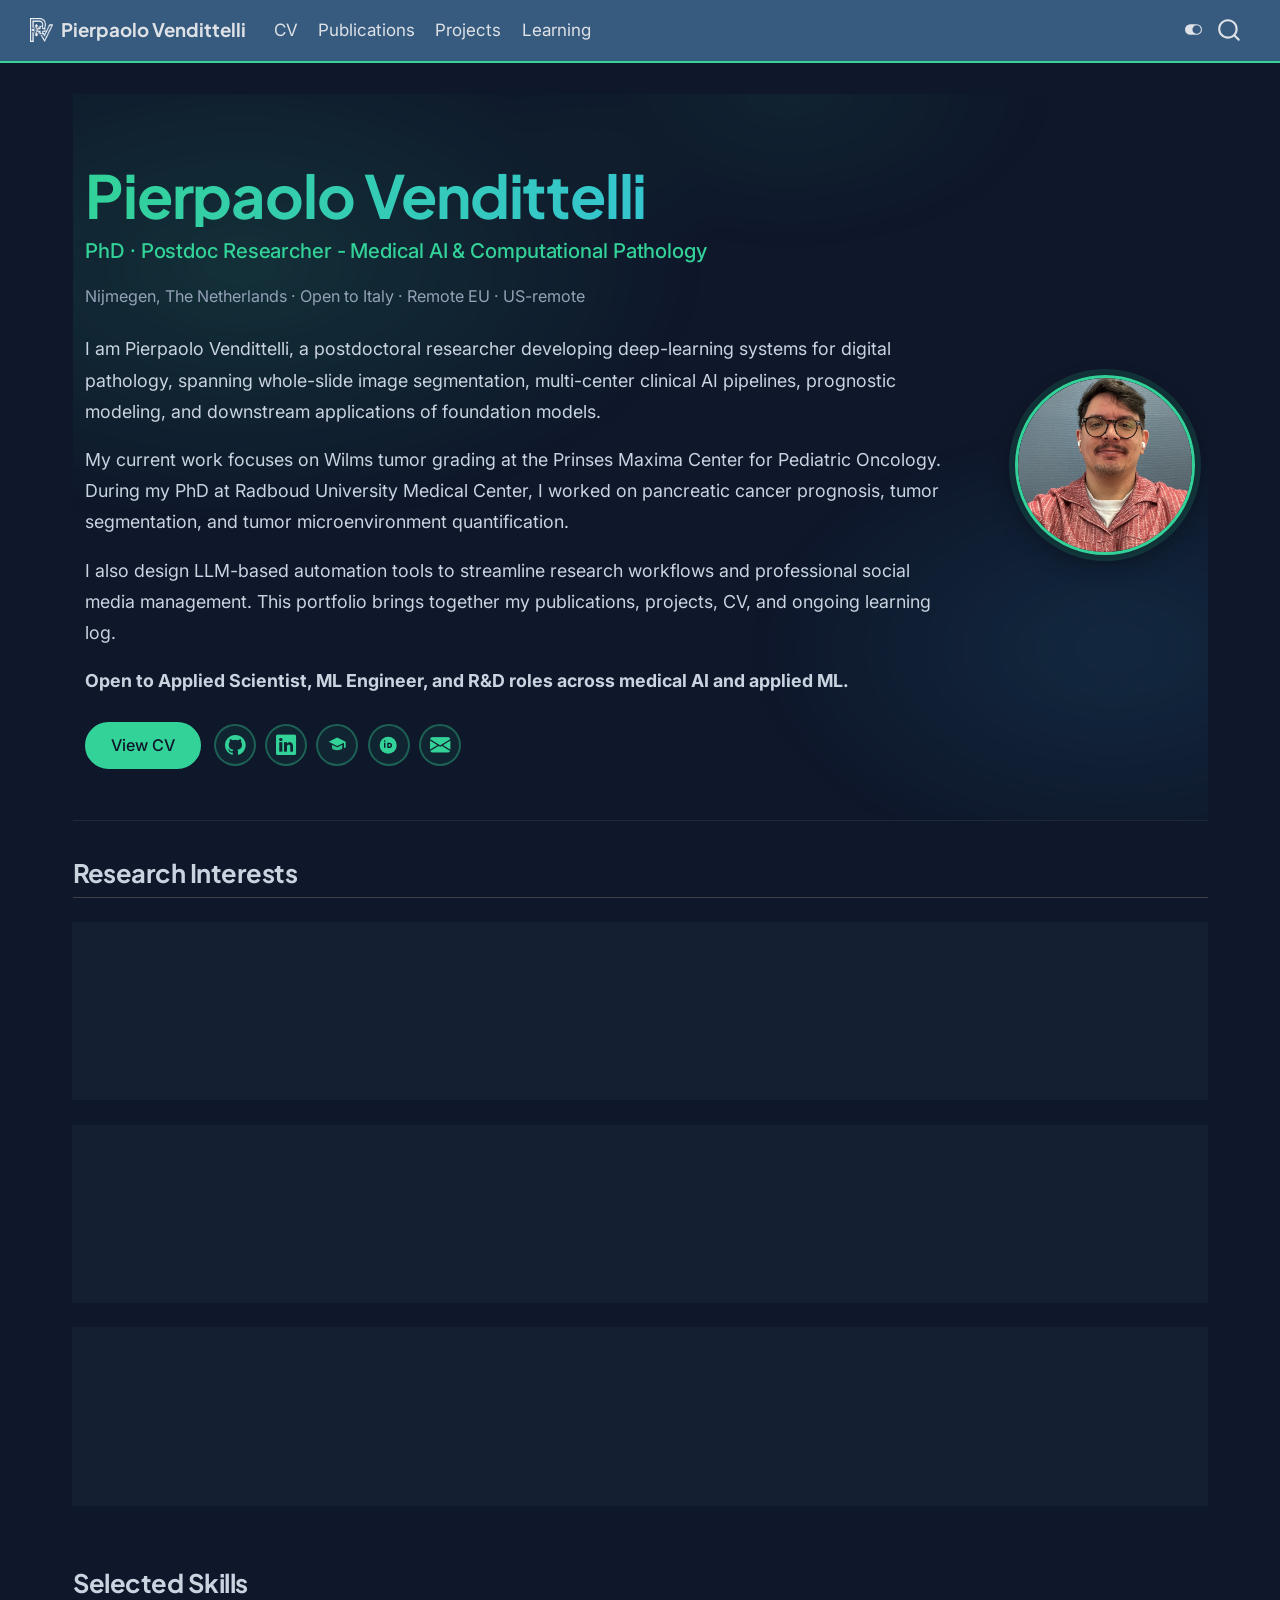
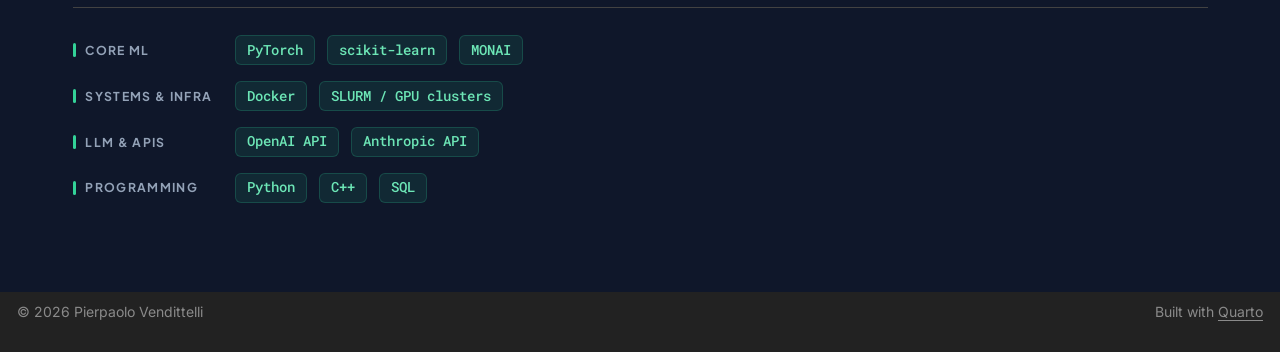
<file: index.html>
<!DOCTYPE html>
<html xmlns="http://www.w3.org/1999/xhtml" lang="en" xml:lang="en"><head>

<meta charset="utf-8">
<meta name="generator" content="quarto-1.9.37">

<meta name="viewport" content="width=device-width, initial-scale=1.0, user-scalable=yes">

<meta name="description" content="Postdoc researcher developing deep-learning systems for digital pathology — whole-slide image analysis, multi-center clinical AI pipelines, and LLM-based automation for research workflows.">

<title>Pierpaolo Vendittelli</title>
<style>
/* Default styles provided by pandoc.
** See https://pandoc.org/MANUAL.html#variables-for-html for config info.
*/
code{white-space: pre-wrap;}
span.smallcaps{font-variant: small-caps;}
div.columns{display: flex; gap: min(4vw, 1.5em);}
div.column{flex: auto; overflow-x: auto;}
div.hanging-indent{margin-left: 1.5em; text-indent: -1.5em;}
ul.task-list{list-style: none;}
ul.task-list li input[type="checkbox"] {
  width: 0.8em;
  margin: 0 0.8em 0.2em -1em; /* quarto-specific, see https://github.com/quarto-dev/quarto-cli/issues/4556 */ 
  vertical-align: middle;
}
</style>


<script src="site_libs/quarto-nav/quarto-nav.js"></script>
<script src="site_libs/quarto-nav/headroom.min.js"></script>
<script src="site_libs/clipboard/clipboard.min.js"></script>
<script src="site_libs/quarto-search/autocomplete.umd.js"></script>
<script src="site_libs/quarto-search/fuse.min.js"></script>
<script src="site_libs/quarto-search/quarto-search.js"></script>
<meta name="quarto:offset" content="./">
<link href="./assets/logo.png" rel="icon" type="image/png">
<script src="site_libs/quarto-html/quarto.js" type="module"></script>
<script src="site_libs/quarto-html/tabsets/tabsets.js" type="module"></script>
<script src="site_libs/quarto-html/popper.min.js"></script>
<script src="site_libs/quarto-html/tippy.umd.min.js"></script>
<script src="site_libs/quarto-html/anchor.min.js"></script>
<link href="site_libs/quarto-html/tippy.css" rel="stylesheet">
<link href="site_libs/quarto-html/quarto-syntax-highlighting-7f8f88aac4f3542376d5c11b86a4c14d.css" rel="stylesheet" class="quarto-color-scheme" id="quarto-text-highlighting-styles">
<link href="site_libs/quarto-html/quarto-syntax-highlighting-dark-d0ae9245876894da5ac7e18953ecc5cc.css" rel="stylesheet" class="quarto-color-scheme quarto-color-alternate" id="quarto-text-highlighting-styles">
<link href="site_libs/quarto-html/quarto-syntax-highlighting-7f8f88aac4f3542376d5c11b86a4c14d.css" rel="stylesheet" class="quarto-color-scheme-extra" id="quarto-text-highlighting-styles">
<script src="site_libs/bootstrap/bootstrap.min.js"></script>
<link href="site_libs/bootstrap/bootstrap-icons.css" rel="stylesheet">
<link href="site_libs/bootstrap/bootstrap-bba5ebae505b5c03f3f0d8040a416a6b.min.css" rel="stylesheet" append-hash="true" class="quarto-color-scheme" id="quarto-bootstrap" data-mode="light">
<link href="site_libs/bootstrap/bootstrap-dark-ef329cdfec84d61f1b09d4029da25417.min.css" rel="stylesheet" append-hash="true" class="quarto-color-scheme quarto-color-alternate" id="quarto-bootstrap" data-mode="dark">
<link href="site_libs/bootstrap/bootstrap-bba5ebae505b5c03f3f0d8040a416a6b.min.css" rel="stylesheet" append-hash="true" class="quarto-color-scheme-extra" id="quarto-bootstrap" data-mode="light">
<script id="quarto-search-options" type="application/json">{
  "location": "navbar",
  "copy-button": false,
  "collapse-after": 3,
  "panel-placement": "end",
  "type": "overlay",
  "limit": 50,
  "keyboard-shortcut": [
    "f",
    "/",
    "s"
  ],
  "show-item-context": false,
  "language": {
    "search-no-results-text": "No results",
    "search-matching-documents-text": "matching documents",
    "search-copy-link-title": "Copy link to search",
    "search-hide-matches-text": "Hide additional matches",
    "search-more-match-text": "more match in this document",
    "search-more-matches-text": "more matches in this document",
    "search-clear-button-title": "Clear",
    "search-text-placeholder": "",
    "search-detached-cancel-button-title": "Cancel",
    "search-submit-button-title": "Submit",
    "search-label": "Search"
  }
}</script>
<script async="" src="https://www.googletagmanager.com/gtag/js?id=G-7EYEDKW974"></script>

<script type="text/javascript">

window.dataLayer = window.dataLayer || [];
function gtag(){dataLayer.push(arguments);}
gtag('js', new Date());
gtag('config', 'G-7EYEDKW974', { 'anonymize_ip': true});
</script>
<style>html{ scroll-behavior: smooth; }</style>
<meta name="robots" content="index,follow,max-image-preview:large,max-snippet:-1,max-video-preview:-1">
<link rel="me" href="https://github.com/PierpaoloV">
<link rel="me" href="https://www.linkedin.com/in/pierpaolo-vendittelli">
<link rel="preconnect" href="https://fonts.googleapis.com">
<link rel="preconnect" href="https://fonts.gstatic.com" crossorigin="">
<link href="https://fonts.googleapis.com/css2?family=Inter:wght@300;400;500;600&amp;family=Plus+Jakarta+Sans:wght@400;500;600;700&amp;family=Roboto+Mono:wght@400;500&amp;display=swap" rel="stylesheet">
<script src="assets/js/theme.js"></script>


<link rel="stylesheet" href="styles.css">
<meta property="og:title" content="Pierpaolo Vendittelli">
<meta property="og:description" content="Postdoc researcher developing deep-learning systems for digital pathology — whole-slide image analysis, multi-center clinical AI pipelines, and LLM-based automation for research workflows.">
<meta property="og:image" content="https://pierpaolov.github.io/assets/logo.png">
<meta property="og:site_name" content="Pierpaolo Vendittelli">
<meta property="og:image:height" content="484">
<meta property="og:image:width" content="477">
<meta name="twitter:title" content="Pierpaolo Vendittelli">
<meta name="twitter:description" content="Postdoc researcher developing deep-learning systems for digital pathology — whole-slide image analysis, multi-center clinical AI pipelines, and LLM-based automation for research workflows.">
<meta name="twitter:image" content="https://pierpaolov.github.io/assets/logo.png">
<meta name="twitter:image-height" content="484">
<meta name="twitter:image-width" content="477">
<meta name="twitter:card" content="summary_large_image">
<link rel="canonical" href="https://pierpaolov.github.io/">
</head>

<body class="nav-fixed page-home quarto-light"><script id="quarto-html-before-body" type="application/javascript">
    const toggleBodyColorMode = (bsSheetEl) => {
      const mode = bsSheetEl.getAttribute("data-mode");
      const bodyEl = window.document.querySelector("body");
      if (mode === "dark") {
        bodyEl.classList.add("quarto-dark");
        bodyEl.classList.remove("quarto-light");
      } else {
        bodyEl.classList.add("quarto-light");
        bodyEl.classList.remove("quarto-dark");
      }
    }
    const toggleBodyColorPrimary = () => {
      const bsSheetEl = window.document.querySelector("link#quarto-bootstrap:not([rel=disabled-stylesheet])");
      if (bsSheetEl) {
        toggleBodyColorMode(bsSheetEl);
      }
    }
    const setColorSchemeToggle = (alternate) => {
      const toggles = window.document.querySelectorAll('.quarto-color-scheme-toggle');
      for (let i=0; i < toggles.length; i++) {
        const toggle = toggles[i];
        if (toggle) {
          if (alternate) {
            toggle.classList.add("alternate");
          } else {
            toggle.classList.remove("alternate");
          }
        }
      }
    };
    const toggleColorMode = (alternate) => {
      // Switch the stylesheets
      const primaryStylesheets = window.document.querySelectorAll('link.quarto-color-scheme:not(.quarto-color-alternate)');
      const alternateStylesheets = window.document.querySelectorAll('link.quarto-color-scheme.quarto-color-alternate');
      manageTransitions('#quarto-margin-sidebar .nav-link', false);
      if (alternate) {
        // note: dark is layered on light, we don't disable primary!
        enableStylesheet(alternateStylesheets);
        for (const sheetNode of alternateStylesheets) {
          if (sheetNode.id === "quarto-bootstrap") {
            toggleBodyColorMode(sheetNode);
          }
        }
      } else {
        disableStylesheet(alternateStylesheets);
        enableStylesheet(primaryStylesheets)
        toggleBodyColorPrimary();
      }
      manageTransitions('#quarto-margin-sidebar .nav-link', true);
      // Switch the toggles
      setColorSchemeToggle(alternate)
      // Hack to workaround the fact that safari doesn't
      // properly recolor the scrollbar when toggling (#1455)
      if (navigator.userAgent.indexOf('Safari') > 0 && navigator.userAgent.indexOf('Chrome') == -1) {
        manageTransitions("body", false);
        window.scrollTo(0, 1);
        setTimeout(() => {
          window.scrollTo(0, 0);
          manageTransitions("body", true);
        }, 40);
      }
    }
    const disableStylesheet = (stylesheets) => {
      for (let i=0; i < stylesheets.length; i++) {
        const stylesheet = stylesheets[i];
        stylesheet.rel = 'disabled-stylesheet';
      }
    }
    const enableStylesheet = (stylesheets) => {
      for (let i=0; i < stylesheets.length; i++) {
        const stylesheet = stylesheets[i];
        if(stylesheet.rel !== 'stylesheet') { // for Chrome, which will still FOUC without this check
          stylesheet.rel = 'stylesheet';
        }
      }
    }
    const manageTransitions = (selector, allowTransitions) => {
      const els = window.document.querySelectorAll(selector);
      for (let i=0; i < els.length; i++) {
        const el = els[i];
        if (allowTransitions) {
          el.classList.remove('notransition');
        } else {
          el.classList.add('notransition');
        }
      }
    }
    const isFileUrl = () => {
      return window.location.protocol === 'file:';
    }
    const hasAlternateSentinel = () => {
      let styleSentinel = getColorSchemeSentinel();
      if (styleSentinel !== null) {
        return styleSentinel === "alternate";
      } else {
        return false;
      }
    }
    const setStyleSentinel = (alternate) => {
      const value = alternate ? "alternate" : "default";
      if (!isFileUrl()) {
        window.localStorage.setItem("quarto-color-scheme", value);
      } else {
        localAlternateSentinel = value;
      }
    }
    const getColorSchemeSentinel = () => {
      if (!isFileUrl()) {
        const storageValue = window.localStorage.getItem("quarto-color-scheme");
        return storageValue != null ? storageValue : localAlternateSentinel;
      } else {
        return localAlternateSentinel;
      }
    }
    const toggleGiscusIfUsed = (isAlternate, darkModeDefault) => {
      const baseTheme = document.querySelector('#giscus-base-theme')?.value ?? 'light';
      const alternateTheme = document.querySelector('#giscus-alt-theme')?.value ?? 'dark';
      let newTheme = '';
      if(authorPrefersDark) {
        newTheme = isAlternate ? baseTheme : alternateTheme;
      } else {
        newTheme = isAlternate ? alternateTheme : baseTheme;
      }
      const changeGiscusTheme = () => {
        // From: https://github.com/giscus/giscus/issues/336
        const sendMessage = (message) => {
          const iframe = document.querySelector('iframe.giscus-frame');
          if (!iframe) return;
          iframe.contentWindow.postMessage({ giscus: message }, 'https://giscus.app');
        }
        sendMessage({
          setConfig: {
            theme: newTheme
          }
        });
      }
      const isGiscussLoaded = window.document.querySelector('iframe.giscus-frame') !== null;
      if (isGiscussLoaded) {
        changeGiscusTheme();
      }
    };
    const authorPrefersDark = false;
    const darkModeDefault = authorPrefersDark;
      document.querySelector('link#quarto-text-highlighting-styles.quarto-color-scheme-extra').rel = 'disabled-stylesheet';
      document.querySelector('link#quarto-bootstrap.quarto-color-scheme-extra').rel = 'disabled-stylesheet';
    let localAlternateSentinel = darkModeDefault ? 'alternate' : 'default';
    // Dark / light mode switch
    window.quartoToggleColorScheme = () => {
      // Read the current dark / light value
      let toAlternate = !hasAlternateSentinel();
      toggleColorMode(toAlternate);
      setStyleSentinel(toAlternate);
      toggleGiscusIfUsed(toAlternate, darkModeDefault);
      window.dispatchEvent(new Event('resize'));
    };
    // Switch to dark mode if need be
    if (hasAlternateSentinel()) {
      toggleColorMode(true);
    } else {
      toggleColorMode(false);
    }
  </script>

<div id="quarto-search-results"></div>
  <header id="quarto-header" class="headroom fixed-top">
    <nav class="navbar navbar-expand-lg " data-bs-theme="dark">
      <div class="navbar-container container-fluid">
      <div class="navbar-brand-container mx-auto">
    <a href="./index.html" class="navbar-brand navbar-brand-logo">
    <img src="./assets/logo-light.png" alt="" class="navbar-logo light-content">
    <img src="./assets/logo.png" alt="" class="navbar-logo dark-content">
    </a>
    <a class="navbar-brand" href="./index.html">
    <span class="navbar-title">Pierpaolo Vendittelli</span>
    </a>
  </div>
            <div id="quarto-search" class="" title="Search"></div>
          <button class="navbar-toggler" type="button" data-bs-toggle="collapse" data-bs-target="#navbarCollapse" aria-controls="navbarCollapse" role="menu" aria-expanded="false" aria-label="Toggle navigation" onclick="if (window.quartoToggleHeadroom) { window.quartoToggleHeadroom(); }">
  <span class="navbar-toggler-icon"></span>
</button>
          <div class="collapse navbar-collapse" id="navbarCollapse">
            <ul class="navbar-nav navbar-nav-scroll me-auto">
  <li class="nav-item">
    <a class="nav-link" href="./cv.html"> 
<span class="menu-text">CV</span></a>
  </li>  
  <li class="nav-item">
    <a class="nav-link" href="./publications.html"> 
<span class="menu-text">Publications</span></a>
  </li>  
  <li class="nav-item">
    <a class="nav-link" href="./projects.html"> 
<span class="menu-text">Projects</span></a>
  </li>  
  <li class="nav-item">
    <a class="nav-link" href="./learning.html"> 
<span class="menu-text">Learning</span></a>
  </li>  
</ul>
          </div> <!-- /navcollapse -->
            <div class="quarto-navbar-tools">
  <a href="" class="quarto-color-scheme-toggle quarto-navigation-tool  px-1" onclick="window.quartoToggleColorScheme(); return false;" title="Toggle dark mode"><i class="bi"></i></a>
</div>
      </div> <!-- /container-fluid -->
    </nav>
</header>
<!-- content -->
<div id="quarto-content" class="quarto-container page-columns page-rows-contents page-layout-full page-navbar">
<!-- sidebar -->
<!-- margin-sidebar -->
    
<!-- main -->
<main class="content column-page" id="quarto-document-content">


<header id="title-block-header" class="quarto-title-block default">
<div class="quarto-title">
<h1 class="title">Pierpaolo Vendittelli</h1>
</div>

<div>
  <div class="description">
    Postdoc researcher developing deep-learning systems for digital pathology — whole-slide image analysis, multi-center clinical AI pipelines, and LLM-based automation for research workflows.
  </div>
</div>


<div class="quarto-title-meta column-page">

    
  
    
  </div>
  


</header>


<div id="home-root">

</div>
<script type="module" src="assets/js/pages/home.js"></script>



</main> <!-- /main -->
<script id="quarto-html-after-body" type="application/javascript">
  window.document.addEventListener("DOMContentLoaded", function (event) {
    // Ensure there is a toggle, if there isn't float one in the top right
    if (window.document.querySelector('.quarto-color-scheme-toggle') === null) {
      const a = window.document.createElement('a');
      a.classList.add('top-right');
      a.classList.add('quarto-color-scheme-toggle');
      a.href = "";
      a.onclick = function() { try { window.quartoToggleColorScheme(); } catch {} return false; };
      const i = window.document.createElement("i");
      i.classList.add('bi');
      a.appendChild(i);
      window.document.body.appendChild(a);
    }
    setColorSchemeToggle(hasAlternateSentinel())
    const icon = "";
    const anchorJS = new window.AnchorJS();
    anchorJS.options = {
      placement: 'right',
      icon: icon
    };
    anchorJS.add('.anchored');
    const isCodeAnnotation = (el) => {
      for (const clz of el.classList) {
        if (clz.startsWith('code-annotation-')) {                     
          return true;
        }
      }
      return false;
    }
    const onCopySuccess = function(e) {
      // button target
      const button = e.trigger;
      // don't keep focus
      button.blur();
      // flash "checked"
      button.classList.add('code-copy-button-checked');
      var currentTitle = button.getAttribute("title");
      button.setAttribute("title", "Copied!");
      let tooltip;
      if (window.bootstrap) {
        button.setAttribute("data-bs-toggle", "tooltip");
        button.setAttribute("data-bs-placement", "left");
        button.setAttribute("data-bs-title", "Copied!");
        tooltip = new bootstrap.Tooltip(button, 
          { trigger: "manual", 
            customClass: "code-copy-button-tooltip",
            offset: [0, -8]});
        tooltip.show();    
      }
      setTimeout(function() {
        if (tooltip) {
          tooltip.hide();
          button.removeAttribute("data-bs-title");
          button.removeAttribute("data-bs-toggle");
          button.removeAttribute("data-bs-placement");
        }
        button.setAttribute("title", currentTitle);
        button.classList.remove('code-copy-button-checked');
      }, 1000);
      // clear code selection
      e.clearSelection();
    }
    const getTextToCopy = function(trigger) {
      const outerScaffold = trigger.parentElement.cloneNode(true);
      const codeEl = outerScaffold.querySelector('code');
      for (const childEl of codeEl.children) {
        if (isCodeAnnotation(childEl)) {
          childEl.remove();
        }
      }
      return codeEl.innerText;
    }
    const clipboard = new window.ClipboardJS('.code-copy-button:not([data-in-quarto-modal])', {
      text: getTextToCopy
    });
    clipboard.on('success', onCopySuccess);
    if (window.document.getElementById('quarto-embedded-source-code-modal')) {
      const clipboardModal = new window.ClipboardJS('.code-copy-button[data-in-quarto-modal]', {
        text: getTextToCopy,
        container: window.document.getElementById('quarto-embedded-source-code-modal')
      });
      clipboardModal.on('success', onCopySuccess);
    }
      var localhostRegex = new RegExp(/^(?:http|https):\/\/localhost\:?[0-9]*\//);
      var mailtoRegex = new RegExp(/^mailto:/);
        var filterRegex = new RegExp("https:\/\/pierpaolov\.github\.io");
      var isInternal = (href) => {
          return filterRegex.test(href) || localhostRegex.test(href) || mailtoRegex.test(href);
      }
      // Inspect non-navigation links and adorn them if external
     var links = window.document.querySelectorAll('a[href]:not(.nav-link):not(.navbar-brand):not(.toc-action):not(.sidebar-link):not(.sidebar-item-toggle):not(.pagination-link):not(.no-external):not([aria-hidden]):not(.dropdown-item):not(.quarto-navigation-tool):not(.about-link)');
      for (var i=0; i<links.length; i++) {
        const link = links[i];
        if (!isInternal(link.href)) {
          // undo the damage that might have been done by quarto-nav.js in the case of
          // links that we want to consider external
          if (link.dataset.originalHref !== undefined) {
            link.href = link.dataset.originalHref;
          }
            // target, if specified
            link.setAttribute("target", "_blank");
            if (link.getAttribute("rel") === null) {
              link.setAttribute("rel", "noopener");
            }
        }
      }
    function tippyHover(el, contentFn, onTriggerFn, onUntriggerFn) {
      const config = {
        allowHTML: true,
        maxWidth: 500,
        delay: 100,
        arrow: false,
        appendTo: function(el) {
            return el.parentElement;
        },
        interactive: true,
        interactiveBorder: 10,
        theme: 'quarto',
        placement: 'bottom-start',
      };
      if (contentFn) {
        config.content = contentFn;
      }
      if (onTriggerFn) {
        config.onTrigger = onTriggerFn;
      }
      if (onUntriggerFn) {
        config.onUntrigger = onUntriggerFn;
      }
      window.tippy(el, config); 
    }
    const noterefs = window.document.querySelectorAll('a[role="doc-noteref"]');
    for (var i=0; i<noterefs.length; i++) {
      const ref = noterefs[i];
      tippyHover(ref, function() {
        // use id or data attribute instead here
        let href = ref.getAttribute('data-footnote-href') || ref.getAttribute('href');
        try { href = new URL(href).hash; } catch {}
        const id = href.replace(/^#\/?/, "");
        const note = window.document.getElementById(id);
        if (note) {
          return note.innerHTML;
        } else {
          return "";
        }
      });
    }
    const xrefs = window.document.querySelectorAll('a.quarto-xref');
    const processXRef = (id, note) => {
      // Strip column container classes
      const stripColumnClz = (el) => {
        el.classList.remove("page-full", "page-columns");
        if (el.children) {
          for (const child of el.children) {
            stripColumnClz(child);
          }
        }
      }
      stripColumnClz(note)
      if (id === null || id.startsWith('sec-')) {
        // Special case sections, only their first couple elements
        const container = document.createElement("div");
        if (note.children && note.children.length > 2) {
          container.appendChild(note.children[0].cloneNode(true));
          for (let i = 1; i < note.children.length; i++) {
            const child = note.children[i];
            if (child.tagName === "P" && child.innerText === "") {
              continue;
            } else {
              container.appendChild(child.cloneNode(true));
              break;
            }
          }
          if (window.Quarto?.typesetMath) {
            window.Quarto.typesetMath(container);
          }
          return container.innerHTML
        } else {
          if (window.Quarto?.typesetMath) {
            window.Quarto.typesetMath(note);
          }
          return note.innerHTML;
        }
      } else {
        // Remove any anchor links if they are present
        const anchorLink = note.querySelector('a.anchorjs-link');
        if (anchorLink) {
          anchorLink.remove();
        }
        if (window.Quarto?.typesetMath) {
          window.Quarto.typesetMath(note);
        }
        if (note.classList.contains("callout")) {
          return note.outerHTML;
        } else {
          return note.innerHTML;
        }
      }
    }
    for (var i=0; i<xrefs.length; i++) {
      const xref = xrefs[i];
      tippyHover(xref, undefined, function(instance) {
        instance.disable();
        let url = xref.getAttribute('href');
        let hash = undefined; 
        if (url.startsWith('#')) {
          hash = url;
        } else {
          try { hash = new URL(url).hash; } catch {}
        }
        if (hash) {
          const id = hash.replace(/^#\/?/, "");
          const note = window.document.getElementById(id);
          if (note !== null) {
            try {
              const html = processXRef(id, note.cloneNode(true));
              instance.setContent(html);
            } finally {
              instance.enable();
              instance.show();
            }
          } else {
            // See if we can fetch this
            fetch(url.split('#')[0])
            .then(res => res.text())
            .then(html => {
              const parser = new DOMParser();
              const htmlDoc = parser.parseFromString(html, "text/html");
              const note = htmlDoc.getElementById(id);
              if (note !== null) {
                const html = processXRef(id, note);
                instance.setContent(html);
              } 
            }).finally(() => {
              instance.enable();
              instance.show();
            });
          }
        } else {
          // See if we can fetch a full url (with no hash to target)
          // This is a special case and we should probably do some content thinning / targeting
          fetch(url)
          .then(res => res.text())
          .then(html => {
            const parser = new DOMParser();
            const htmlDoc = parser.parseFromString(html, "text/html");
            const note = htmlDoc.querySelector('main.content');
            if (note !== null) {
              // This should only happen for chapter cross references
              // (since there is no id in the URL)
              // remove the first header
              if (note.children.length > 0 && note.children[0].tagName === "HEADER") {
                note.children[0].remove();
              }
              const html = processXRef(null, note);
              instance.setContent(html);
            } 
          }).finally(() => {
            instance.enable();
            instance.show();
          });
        }
      }, function(instance) {
      });
    }
        let selectedAnnoteEl;
        const selectorForAnnotation = ( cell, annotation) => {
          let cellAttr = 'data-code-cell="' + cell + '"';
          let lineAttr = 'data-code-annotation="' +  annotation + '"';
          const selector = 'span[' + cellAttr + '][' + lineAttr + ']';
          return selector;
        }
        const selectCodeLines = (annoteEl) => {
          const doc = window.document;
          const targetCell = annoteEl.getAttribute("data-target-cell");
          const targetAnnotation = annoteEl.getAttribute("data-target-annotation");
          const annoteSpan = window.document.querySelector(selectorForAnnotation(targetCell, targetAnnotation));
          const lines = annoteSpan.getAttribute("data-code-lines").split(",");
          const lineIds = lines.map((line) => {
            return targetCell + "-" + line;
          })
          let top = null;
          let height = null;
          let parent = null;
          if (lineIds.length > 0) {
              //compute the position of the single el (top and bottom and make a div)
              const el = window.document.getElementById(lineIds[0]);
              top = el.offsetTop;
              height = el.offsetHeight;
              parent = el.parentElement.parentElement;
            if (lineIds.length > 1) {
              const lastEl = window.document.getElementById(lineIds[lineIds.length - 1]);
              const bottom = lastEl.offsetTop + lastEl.offsetHeight;
              height = bottom - top;
            }
            if (top !== null && height !== null && parent !== null) {
              // cook up a div (if necessary) and position it 
              let div = window.document.getElementById("code-annotation-line-highlight");
              if (div === null) {
                div = window.document.createElement("div");
                div.setAttribute("id", "code-annotation-line-highlight");
                div.style.position = 'absolute';
                parent.appendChild(div);
              }
              div.style.top = top - 2 + "px";
              div.style.height = height + 4 + "px";
              div.style.left = 0;
              let gutterDiv = window.document.getElementById("code-annotation-line-highlight-gutter");
              if (gutterDiv === null) {
                gutterDiv = window.document.createElement("div");
                gutterDiv.setAttribute("id", "code-annotation-line-highlight-gutter");
                gutterDiv.style.position = 'absolute';
                const codeCell = window.document.getElementById(targetCell);
                const gutter = codeCell.querySelector('.code-annotation-gutter');
                gutter.appendChild(gutterDiv);
              }
              gutterDiv.style.top = top - 2 + "px";
              gutterDiv.style.height = height + 4 + "px";
            }
            selectedAnnoteEl = annoteEl;
          }
        };
        const unselectCodeLines = () => {
          const elementsIds = ["code-annotation-line-highlight", "code-annotation-line-highlight-gutter"];
          elementsIds.forEach((elId) => {
            const div = window.document.getElementById(elId);
            if (div) {
              div.remove();
            }
          });
          selectedAnnoteEl = undefined;
        };
          // Handle positioning of the toggle
      window.addEventListener(
        "resize",
        throttle(() => {
          elRect = undefined;
          if (selectedAnnoteEl) {
            selectCodeLines(selectedAnnoteEl);
          }
        }, 10)
      );
      function throttle(fn, ms) {
      let throttle = false;
      let timer;
        return (...args) => {
          if(!throttle) { // first call gets through
              fn.apply(this, args);
              throttle = true;
          } else { // all the others get throttled
              if(timer) clearTimeout(timer); // cancel #2
              timer = setTimeout(() => {
                fn.apply(this, args);
                timer = throttle = false;
              }, ms);
          }
        };
      }
        // Attach click handler to the DT
        const annoteDls = window.document.querySelectorAll('dt[data-target-cell]');
        for (const annoteDlNode of annoteDls) {
          annoteDlNode.addEventListener('click', (event) => {
            const clickedEl = event.target;
            if (clickedEl !== selectedAnnoteEl) {
              unselectCodeLines();
              const activeEl = window.document.querySelector('dt[data-target-cell].code-annotation-active');
              if (activeEl) {
                activeEl.classList.remove('code-annotation-active');
              }
              selectCodeLines(clickedEl);
              clickedEl.classList.add('code-annotation-active');
            } else {
              // Unselect the line
              unselectCodeLines();
              clickedEl.classList.remove('code-annotation-active');
            }
          });
        }
    const findCites = (el) => {
      const parentEl = el.parentElement;
      if (parentEl) {
        const cites = parentEl.dataset.cites;
        if (cites) {
          return {
            el,
            cites: cites.split(' ')
          };
        } else {
          return findCites(el.parentElement)
        }
      } else {
        return undefined;
      }
    };
    var bibliorefs = window.document.querySelectorAll('a[role="doc-biblioref"]');
    for (var i=0; i<bibliorefs.length; i++) {
      const ref = bibliorefs[i];
      const citeInfo = findCites(ref);
      if (citeInfo) {
        tippyHover(citeInfo.el, function() {
          var popup = window.document.createElement('div');
          citeInfo.cites.forEach(function(cite) {
            var citeDiv = window.document.createElement('div');
            citeDiv.classList.add('hanging-indent');
            citeDiv.classList.add('csl-entry');
            var biblioDiv = window.document.getElementById('ref-' + cite);
            if (biblioDiv) {
              citeDiv.innerHTML = biblioDiv.innerHTML;
            }
            popup.appendChild(citeDiv);
          });
          return popup.innerHTML;
        });
      }
    }
  });
  </script>
</div> <!-- /content -->
<footer class="footer">
  <div class="nav-footer">
    <div class="nav-footer-left">
<p>© 2026 Pierpaolo Vendittelli</p>
</div>   
    <div class="nav-footer-center">
      &nbsp;
    </div>
    <div class="nav-footer-right">
<p>Built with <a href="https://quarto.org">Quarto</a></p>
</div>
  </div>
</footer>




<script src="site_libs/quarto-html/zenscroll-min.js"></script>
</body></html>
</file>
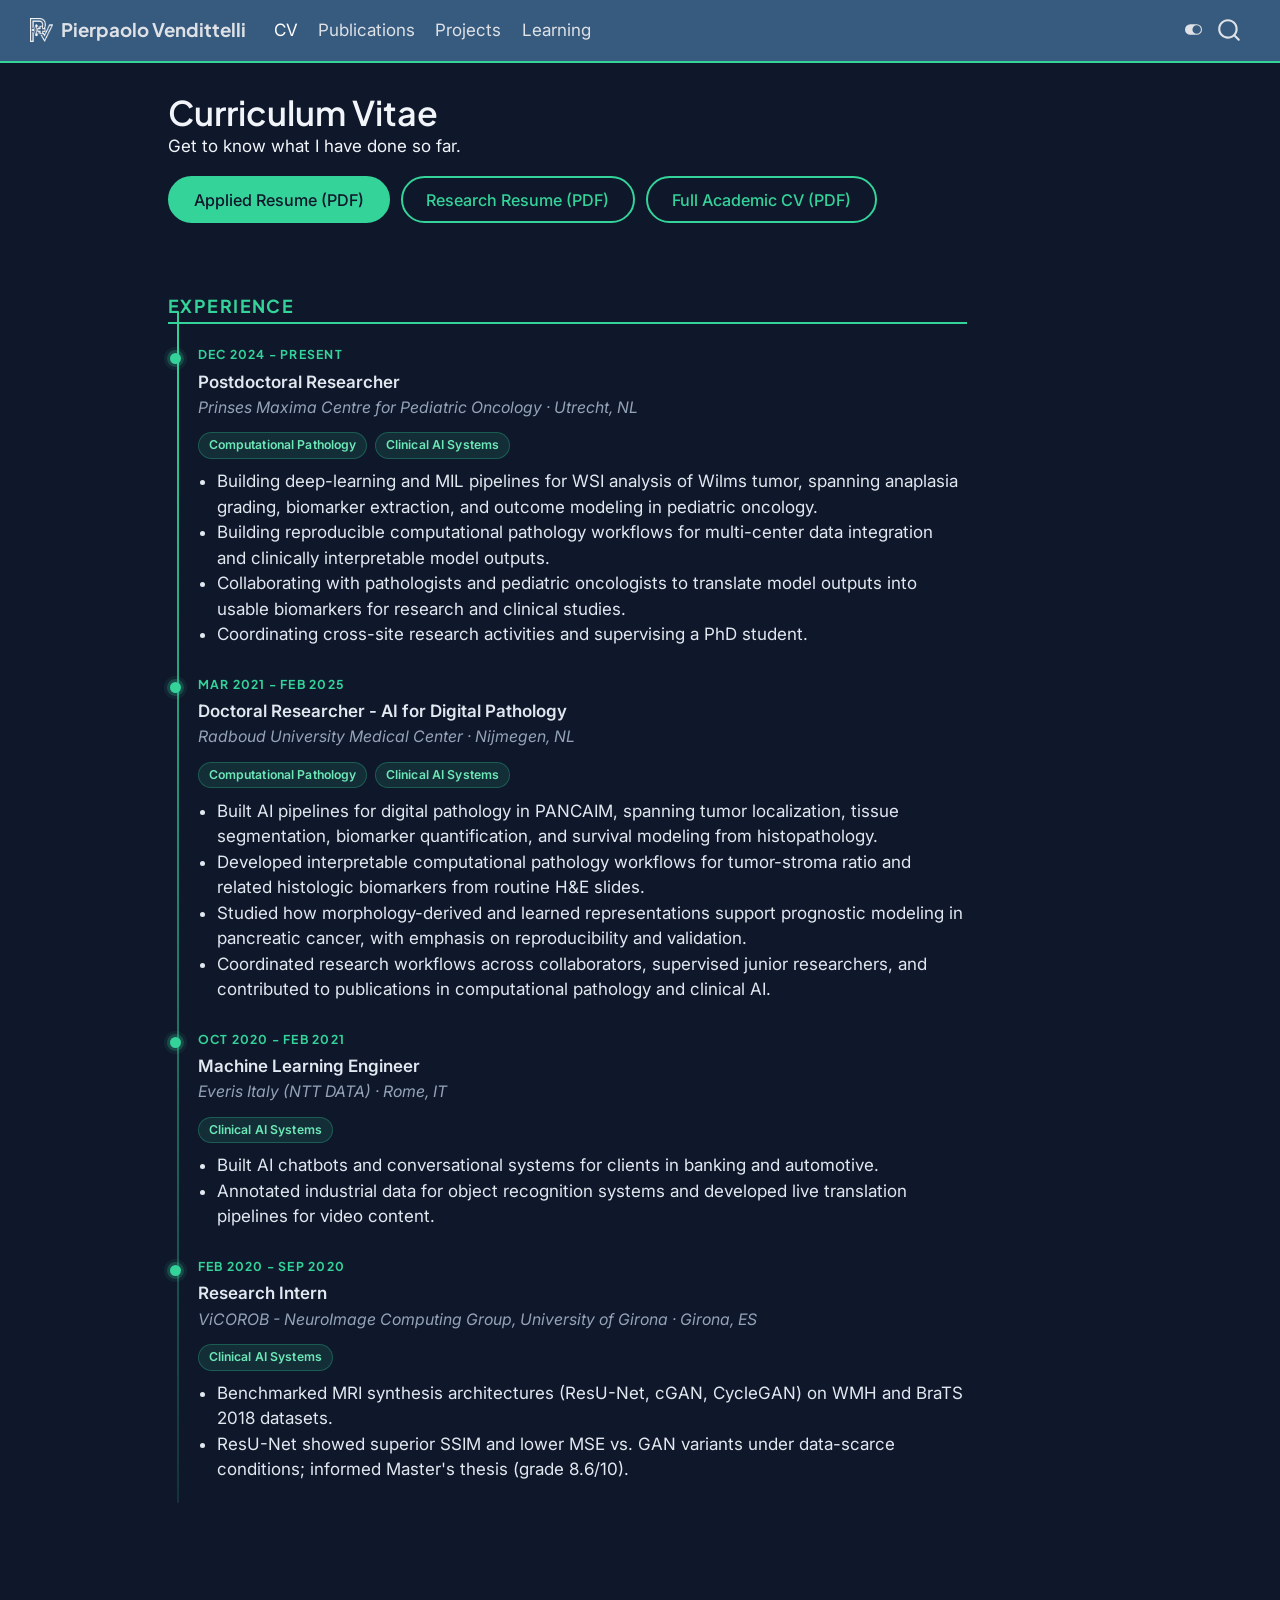
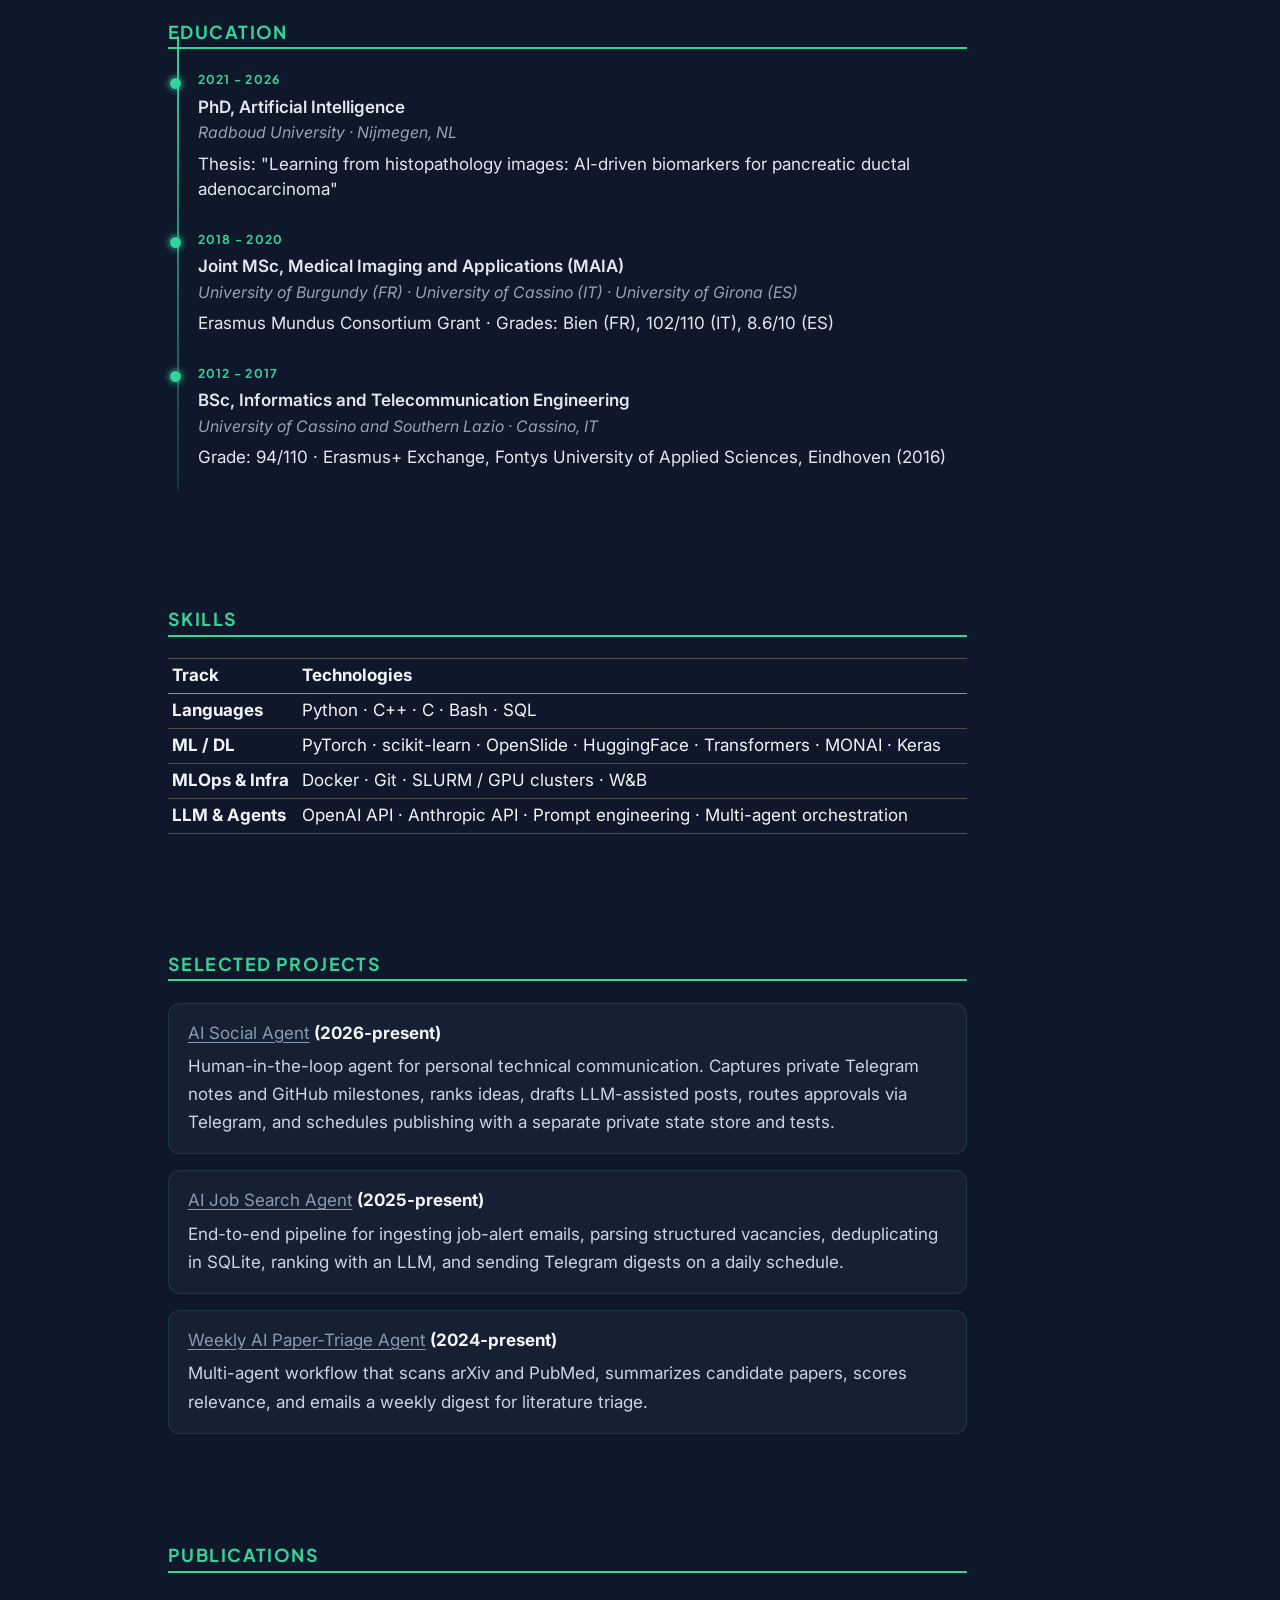
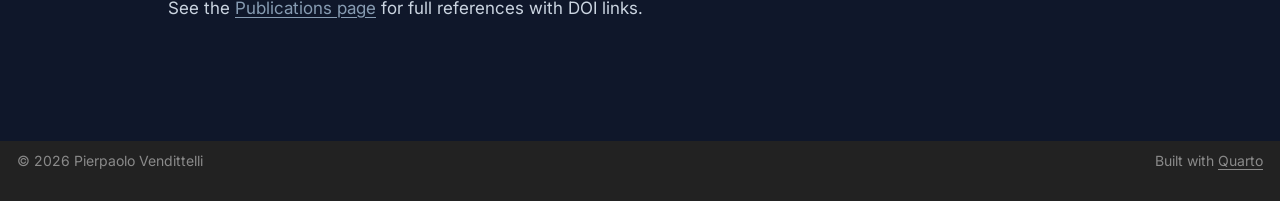
<file: cv.html>
<!DOCTYPE html>
<html xmlns="http://www.w3.org/1999/xhtml" lang="en" xml:lang="en"><head>

<meta charset="utf-8">
<meta name="generator" content="quarto-1.9.37">

<meta name="viewport" content="width=device-width, initial-scale=1.0, user-scalable=yes">

<meta name="description" content="Get to know what I have done so far.">

<title>Curriculum Vitae – Pierpaolo Vendittelli</title>
<style>
/* Default styles provided by pandoc.
** See https://pandoc.org/MANUAL.html#variables-for-html for config info.
*/
code{white-space: pre-wrap;}
span.smallcaps{font-variant: small-caps;}
div.columns{display: flex; gap: min(4vw, 1.5em);}
div.column{flex: auto; overflow-x: auto;}
div.hanging-indent{margin-left: 1.5em; text-indent: -1.5em;}
ul.task-list{list-style: none;}
ul.task-list li input[type="checkbox"] {
  width: 0.8em;
  margin: 0 0.8em 0.2em -1em; /* quarto-specific, see https://github.com/quarto-dev/quarto-cli/issues/4556 */ 
  vertical-align: middle;
}
</style>


<script src="site_libs/quarto-nav/quarto-nav.js"></script>
<script src="site_libs/quarto-nav/headroom.min.js"></script>
<script src="site_libs/clipboard/clipboard.min.js"></script>
<script src="site_libs/quarto-search/autocomplete.umd.js"></script>
<script src="site_libs/quarto-search/fuse.min.js"></script>
<script src="site_libs/quarto-search/quarto-search.js"></script>
<meta name="quarto:offset" content="./">
<link href="./assets/logo.png" rel="icon" type="image/png">
<script src="site_libs/quarto-html/quarto.js" type="module"></script>
<script src="site_libs/quarto-html/tabsets/tabsets.js" type="module"></script>
<script src="site_libs/quarto-html/popper.min.js"></script>
<script src="site_libs/quarto-html/tippy.umd.min.js"></script>
<script src="site_libs/quarto-html/anchor.min.js"></script>
<link href="site_libs/quarto-html/tippy.css" rel="stylesheet">
<link href="site_libs/quarto-html/quarto-syntax-highlighting-7f8f88aac4f3542376d5c11b86a4c14d.css" rel="stylesheet" class="quarto-color-scheme" id="quarto-text-highlighting-styles">
<link href="site_libs/quarto-html/quarto-syntax-highlighting-dark-d0ae9245876894da5ac7e18953ecc5cc.css" rel="stylesheet" class="quarto-color-scheme quarto-color-alternate" id="quarto-text-highlighting-styles">
<link href="site_libs/quarto-html/quarto-syntax-highlighting-7f8f88aac4f3542376d5c11b86a4c14d.css" rel="stylesheet" class="quarto-color-scheme-extra" id="quarto-text-highlighting-styles">
<script src="site_libs/bootstrap/bootstrap.min.js"></script>
<link href="site_libs/bootstrap/bootstrap-icons.css" rel="stylesheet">
<link href="site_libs/bootstrap/bootstrap-bba5ebae505b5c03f3f0d8040a416a6b.min.css" rel="stylesheet" append-hash="true" class="quarto-color-scheme" id="quarto-bootstrap" data-mode="light">
<link href="site_libs/bootstrap/bootstrap-dark-ef329cdfec84d61f1b09d4029da25417.min.css" rel="stylesheet" append-hash="true" class="quarto-color-scheme quarto-color-alternate" id="quarto-bootstrap" data-mode="dark">
<link href="site_libs/bootstrap/bootstrap-bba5ebae505b5c03f3f0d8040a416a6b.min.css" rel="stylesheet" append-hash="true" class="quarto-color-scheme-extra" id="quarto-bootstrap" data-mode="light">
<script id="quarto-search-options" type="application/json">{
  "location": "navbar",
  "copy-button": false,
  "collapse-after": 3,
  "panel-placement": "end",
  "type": "overlay",
  "limit": 50,
  "keyboard-shortcut": [
    "f",
    "/",
    "s"
  ],
  "show-item-context": false,
  "language": {
    "search-no-results-text": "No results",
    "search-matching-documents-text": "matching documents",
    "search-copy-link-title": "Copy link to search",
    "search-hide-matches-text": "Hide additional matches",
    "search-more-match-text": "more match in this document",
    "search-more-matches-text": "more matches in this document",
    "search-clear-button-title": "Clear",
    "search-text-placeholder": "",
    "search-detached-cancel-button-title": "Cancel",
    "search-submit-button-title": "Submit",
    "search-label": "Search"
  }
}</script>
<script async="" src="https://www.googletagmanager.com/gtag/js?id=G-7EYEDKW974"></script>

<script type="text/javascript">

window.dataLayer = window.dataLayer || [];
function gtag(){dataLayer.push(arguments);}
gtag('js', new Date());
gtag('config', 'G-7EYEDKW974', { 'anonymize_ip': true});
</script>
<style>html{ scroll-behavior: smooth; }</style>
<meta name="robots" content="index,follow,max-image-preview:large,max-snippet:-1,max-video-preview:-1">
<link rel="me" href="https://github.com/PierpaoloV">
<link rel="me" href="https://www.linkedin.com/in/pierpaolo-vendittelli">
<link rel="preconnect" href="https://fonts.googleapis.com">
<link rel="preconnect" href="https://fonts.gstatic.com" crossorigin="">
<link href="https://fonts.googleapis.com/css2?family=Inter:wght@300;400;500;600&amp;family=Plus+Jakarta+Sans:wght@400;500;600;700&amp;family=Roboto+Mono:wght@400;500&amp;display=swap" rel="stylesheet">
<script src="assets/js/theme.js"></script>


<link rel="stylesheet" href="styles.css">
<meta property="og:title" content="Curriculum Vitae – Pierpaolo Vendittelli">
<meta property="og:description" content="Get to know what I have done so far.">
<meta property="og:site_name" content="Pierpaolo Vendittelli">
<meta name="twitter:title" content="Curriculum Vitae – Pierpaolo Vendittelli">
<meta name="twitter:description" content="Get to know what I have done so far.">
<meta name="twitter:card" content="summary">
<link rel="canonical" href="https://pierpaolov.github.io/cv.html">
</head>

<body class="nav-fixed quarto-light"><script id="quarto-html-before-body" type="application/javascript">
    const toggleBodyColorMode = (bsSheetEl) => {
      const mode = bsSheetEl.getAttribute("data-mode");
      const bodyEl = window.document.querySelector("body");
      if (mode === "dark") {
        bodyEl.classList.add("quarto-dark");
        bodyEl.classList.remove("quarto-light");
      } else {
        bodyEl.classList.add("quarto-light");
        bodyEl.classList.remove("quarto-dark");
      }
    }
    const toggleBodyColorPrimary = () => {
      const bsSheetEl = window.document.querySelector("link#quarto-bootstrap:not([rel=disabled-stylesheet])");
      if (bsSheetEl) {
        toggleBodyColorMode(bsSheetEl);
      }
    }
    const setColorSchemeToggle = (alternate) => {
      const toggles = window.document.querySelectorAll('.quarto-color-scheme-toggle');
      for (let i=0; i < toggles.length; i++) {
        const toggle = toggles[i];
        if (toggle) {
          if (alternate) {
            toggle.classList.add("alternate");
          } else {
            toggle.classList.remove("alternate");
          }
        }
      }
    };
    const toggleColorMode = (alternate) => {
      // Switch the stylesheets
      const primaryStylesheets = window.document.querySelectorAll('link.quarto-color-scheme:not(.quarto-color-alternate)');
      const alternateStylesheets = window.document.querySelectorAll('link.quarto-color-scheme.quarto-color-alternate');
      manageTransitions('#quarto-margin-sidebar .nav-link', false);
      if (alternate) {
        // note: dark is layered on light, we don't disable primary!
        enableStylesheet(alternateStylesheets);
        for (const sheetNode of alternateStylesheets) {
          if (sheetNode.id === "quarto-bootstrap") {
            toggleBodyColorMode(sheetNode);
          }
        }
      } else {
        disableStylesheet(alternateStylesheets);
        enableStylesheet(primaryStylesheets)
        toggleBodyColorPrimary();
      }
      manageTransitions('#quarto-margin-sidebar .nav-link', true);
      // Switch the toggles
      setColorSchemeToggle(alternate)
      // Hack to workaround the fact that safari doesn't
      // properly recolor the scrollbar when toggling (#1455)
      if (navigator.userAgent.indexOf('Safari') > 0 && navigator.userAgent.indexOf('Chrome') == -1) {
        manageTransitions("body", false);
        window.scrollTo(0, 1);
        setTimeout(() => {
          window.scrollTo(0, 0);
          manageTransitions("body", true);
        }, 40);
      }
    }
    const disableStylesheet = (stylesheets) => {
      for (let i=0; i < stylesheets.length; i++) {
        const stylesheet = stylesheets[i];
        stylesheet.rel = 'disabled-stylesheet';
      }
    }
    const enableStylesheet = (stylesheets) => {
      for (let i=0; i < stylesheets.length; i++) {
        const stylesheet = stylesheets[i];
        if(stylesheet.rel !== 'stylesheet') { // for Chrome, which will still FOUC without this check
          stylesheet.rel = 'stylesheet';
        }
      }
    }
    const manageTransitions = (selector, allowTransitions) => {
      const els = window.document.querySelectorAll(selector);
      for (let i=0; i < els.length; i++) {
        const el = els[i];
        if (allowTransitions) {
          el.classList.remove('notransition');
        } else {
          el.classList.add('notransition');
        }
      }
    }
    const isFileUrl = () => {
      return window.location.protocol === 'file:';
    }
    const hasAlternateSentinel = () => {
      let styleSentinel = getColorSchemeSentinel();
      if (styleSentinel !== null) {
        return styleSentinel === "alternate";
      } else {
        return false;
      }
    }
    const setStyleSentinel = (alternate) => {
      const value = alternate ? "alternate" : "default";
      if (!isFileUrl()) {
        window.localStorage.setItem("quarto-color-scheme", value);
      } else {
        localAlternateSentinel = value;
      }
    }
    const getColorSchemeSentinel = () => {
      if (!isFileUrl()) {
        const storageValue = window.localStorage.getItem("quarto-color-scheme");
        return storageValue != null ? storageValue : localAlternateSentinel;
      } else {
        return localAlternateSentinel;
      }
    }
    const toggleGiscusIfUsed = (isAlternate, darkModeDefault) => {
      const baseTheme = document.querySelector('#giscus-base-theme')?.value ?? 'light';
      const alternateTheme = document.querySelector('#giscus-alt-theme')?.value ?? 'dark';
      let newTheme = '';
      if(authorPrefersDark) {
        newTheme = isAlternate ? baseTheme : alternateTheme;
      } else {
        newTheme = isAlternate ? alternateTheme : baseTheme;
      }
      const changeGiscusTheme = () => {
        // From: https://github.com/giscus/giscus/issues/336
        const sendMessage = (message) => {
          const iframe = document.querySelector('iframe.giscus-frame');
          if (!iframe) return;
          iframe.contentWindow.postMessage({ giscus: message }, 'https://giscus.app');
        }
        sendMessage({
          setConfig: {
            theme: newTheme
          }
        });
      }
      const isGiscussLoaded = window.document.querySelector('iframe.giscus-frame') !== null;
      if (isGiscussLoaded) {
        changeGiscusTheme();
      }
    };
    const authorPrefersDark = false;
    const darkModeDefault = authorPrefersDark;
      document.querySelector('link#quarto-text-highlighting-styles.quarto-color-scheme-extra').rel = 'disabled-stylesheet';
      document.querySelector('link#quarto-bootstrap.quarto-color-scheme-extra').rel = 'disabled-stylesheet';
    let localAlternateSentinel = darkModeDefault ? 'alternate' : 'default';
    // Dark / light mode switch
    window.quartoToggleColorScheme = () => {
      // Read the current dark / light value
      let toAlternate = !hasAlternateSentinel();
      toggleColorMode(toAlternate);
      setStyleSentinel(toAlternate);
      toggleGiscusIfUsed(toAlternate, darkModeDefault);
      window.dispatchEvent(new Event('resize'));
    };
    // Switch to dark mode if need be
    if (hasAlternateSentinel()) {
      toggleColorMode(true);
    } else {
      toggleColorMode(false);
    }
  </script>

<div id="quarto-search-results"></div>
  <header id="quarto-header" class="headroom fixed-top">
    <nav class="navbar navbar-expand-lg " data-bs-theme="dark">
      <div class="navbar-container container-fluid">
      <div class="navbar-brand-container mx-auto">
    <a href="./index.html" class="navbar-brand navbar-brand-logo">
    <img src="./assets/logo-light.png" alt="" class="navbar-logo light-content">
    <img src="./assets/logo.png" alt="" class="navbar-logo dark-content">
    </a>
    <a class="navbar-brand" href="./index.html">
    <span class="navbar-title">Pierpaolo Vendittelli</span>
    </a>
  </div>
            <div id="quarto-search" class="" title="Search"></div>
          <button class="navbar-toggler" type="button" data-bs-toggle="collapse" data-bs-target="#navbarCollapse" aria-controls="navbarCollapse" role="menu" aria-expanded="false" aria-label="Toggle navigation" onclick="if (window.quartoToggleHeadroom) { window.quartoToggleHeadroom(); }">
  <span class="navbar-toggler-icon"></span>
</button>
          <div class="collapse navbar-collapse" id="navbarCollapse">
            <ul class="navbar-nav navbar-nav-scroll me-auto">
  <li class="nav-item">
    <a class="nav-link active" href="./cv.html" aria-current="page"> 
<span class="menu-text">CV</span></a>
  </li>  
  <li class="nav-item">
    <a class="nav-link" href="./publications.html"> 
<span class="menu-text">Publications</span></a>
  </li>  
  <li class="nav-item">
    <a class="nav-link" href="./projects.html"> 
<span class="menu-text">Projects</span></a>
  </li>  
  <li class="nav-item">
    <a class="nav-link" href="./learning.html"> 
<span class="menu-text">Learning</span></a>
  </li>  
</ul>
          </div> <!-- /navcollapse -->
            <div class="quarto-navbar-tools">
  <a href="" class="quarto-color-scheme-toggle quarto-navigation-tool  px-1" onclick="window.quartoToggleColorScheme(); return false;" title="Toggle dark mode"><i class="bi"></i></a>
</div>
      </div> <!-- /container-fluid -->
    </nav>
</header>
<!-- content -->
<div id="quarto-content" class="quarto-container page-columns page-rows-contents page-layout-article page-navbar">
<!-- sidebar -->
<!-- margin-sidebar -->
    <div id="quarto-margin-sidebar" class="sidebar margin-sidebar zindex-bottom">
        
    </div>
<!-- main -->
<main class="content" id="quarto-document-content">


<header id="title-block-header" class="quarto-title-block default">
<div class="quarto-title">
<h1 class="title">Curriculum Vitae</h1>
</div>

<div>
  <div class="description">
    Get to know what I have done so far.
  </div>
</div>


<div class="quarto-title-meta">

    
  
    
  </div>
  


</header>


<div id="cv-root">

</div>
<script type="module" src="assets/js/pages/cv.js"></script>



</main> <!-- /main -->
<script id="quarto-html-after-body" type="application/javascript">
  window.document.addEventListener("DOMContentLoaded", function (event) {
    // Ensure there is a toggle, if there isn't float one in the top right
    if (window.document.querySelector('.quarto-color-scheme-toggle') === null) {
      const a = window.document.createElement('a');
      a.classList.add('top-right');
      a.classList.add('quarto-color-scheme-toggle');
      a.href = "";
      a.onclick = function() { try { window.quartoToggleColorScheme(); } catch {} return false; };
      const i = window.document.createElement("i");
      i.classList.add('bi');
      a.appendChild(i);
      window.document.body.appendChild(a);
    }
    setColorSchemeToggle(hasAlternateSentinel())
    const icon = "";
    const anchorJS = new window.AnchorJS();
    anchorJS.options = {
      placement: 'right',
      icon: icon
    };
    anchorJS.add('.anchored');
    const isCodeAnnotation = (el) => {
      for (const clz of el.classList) {
        if (clz.startsWith('code-annotation-')) {                     
          return true;
        }
      }
      return false;
    }
    const onCopySuccess = function(e) {
      // button target
      const button = e.trigger;
      // don't keep focus
      button.blur();
      // flash "checked"
      button.classList.add('code-copy-button-checked');
      var currentTitle = button.getAttribute("title");
      button.setAttribute("title", "Copied!");
      let tooltip;
      if (window.bootstrap) {
        button.setAttribute("data-bs-toggle", "tooltip");
        button.setAttribute("data-bs-placement", "left");
        button.setAttribute("data-bs-title", "Copied!");
        tooltip = new bootstrap.Tooltip(button, 
          { trigger: "manual", 
            customClass: "code-copy-button-tooltip",
            offset: [0, -8]});
        tooltip.show();    
      }
      setTimeout(function() {
        if (tooltip) {
          tooltip.hide();
          button.removeAttribute("data-bs-title");
          button.removeAttribute("data-bs-toggle");
          button.removeAttribute("data-bs-placement");
        }
        button.setAttribute("title", currentTitle);
        button.classList.remove('code-copy-button-checked');
      }, 1000);
      // clear code selection
      e.clearSelection();
    }
    const getTextToCopy = function(trigger) {
      const outerScaffold = trigger.parentElement.cloneNode(true);
      const codeEl = outerScaffold.querySelector('code');
      for (const childEl of codeEl.children) {
        if (isCodeAnnotation(childEl)) {
          childEl.remove();
        }
      }
      return codeEl.innerText;
    }
    const clipboard = new window.ClipboardJS('.code-copy-button:not([data-in-quarto-modal])', {
      text: getTextToCopy
    });
    clipboard.on('success', onCopySuccess);
    if (window.document.getElementById('quarto-embedded-source-code-modal')) {
      const clipboardModal = new window.ClipboardJS('.code-copy-button[data-in-quarto-modal]', {
        text: getTextToCopy,
        container: window.document.getElementById('quarto-embedded-source-code-modal')
      });
      clipboardModal.on('success', onCopySuccess);
    }
      var localhostRegex = new RegExp(/^(?:http|https):\/\/localhost\:?[0-9]*\//);
      var mailtoRegex = new RegExp(/^mailto:/);
        var filterRegex = new RegExp("https:\/\/pierpaolov\.github\.io");
      var isInternal = (href) => {
          return filterRegex.test(href) || localhostRegex.test(href) || mailtoRegex.test(href);
      }
      // Inspect non-navigation links and adorn them if external
     var links = window.document.querySelectorAll('a[href]:not(.nav-link):not(.navbar-brand):not(.toc-action):not(.sidebar-link):not(.sidebar-item-toggle):not(.pagination-link):not(.no-external):not([aria-hidden]):not(.dropdown-item):not(.quarto-navigation-tool):not(.about-link)');
      for (var i=0; i<links.length; i++) {
        const link = links[i];
        if (!isInternal(link.href)) {
          // undo the damage that might have been done by quarto-nav.js in the case of
          // links that we want to consider external
          if (link.dataset.originalHref !== undefined) {
            link.href = link.dataset.originalHref;
          }
            // target, if specified
            link.setAttribute("target", "_blank");
            if (link.getAttribute("rel") === null) {
              link.setAttribute("rel", "noopener");
            }
        }
      }
    function tippyHover(el, contentFn, onTriggerFn, onUntriggerFn) {
      const config = {
        allowHTML: true,
        maxWidth: 500,
        delay: 100,
        arrow: false,
        appendTo: function(el) {
            return el.parentElement;
        },
        interactive: true,
        interactiveBorder: 10,
        theme: 'quarto',
        placement: 'bottom-start',
      };
      if (contentFn) {
        config.content = contentFn;
      }
      if (onTriggerFn) {
        config.onTrigger = onTriggerFn;
      }
      if (onUntriggerFn) {
        config.onUntrigger = onUntriggerFn;
      }
      window.tippy(el, config); 
    }
    const noterefs = window.document.querySelectorAll('a[role="doc-noteref"]');
    for (var i=0; i<noterefs.length; i++) {
      const ref = noterefs[i];
      tippyHover(ref, function() {
        // use id or data attribute instead here
        let href = ref.getAttribute('data-footnote-href') || ref.getAttribute('href');
        try { href = new URL(href).hash; } catch {}
        const id = href.replace(/^#\/?/, "");
        const note = window.document.getElementById(id);
        if (note) {
          return note.innerHTML;
        } else {
          return "";
        }
      });
    }
    const xrefs = window.document.querySelectorAll('a.quarto-xref');
    const processXRef = (id, note) => {
      // Strip column container classes
      const stripColumnClz = (el) => {
        el.classList.remove("page-full", "page-columns");
        if (el.children) {
          for (const child of el.children) {
            stripColumnClz(child);
          }
        }
      }
      stripColumnClz(note)
      if (id === null || id.startsWith('sec-')) {
        // Special case sections, only their first couple elements
        const container = document.createElement("div");
        if (note.children && note.children.length > 2) {
          container.appendChild(note.children[0].cloneNode(true));
          for (let i = 1; i < note.children.length; i++) {
            const child = note.children[i];
            if (child.tagName === "P" && child.innerText === "") {
              continue;
            } else {
              container.appendChild(child.cloneNode(true));
              break;
            }
          }
          if (window.Quarto?.typesetMath) {
            window.Quarto.typesetMath(container);
          }
          return container.innerHTML
        } else {
          if (window.Quarto?.typesetMath) {
            window.Quarto.typesetMath(note);
          }
          return note.innerHTML;
        }
      } else {
        // Remove any anchor links if they are present
        const anchorLink = note.querySelector('a.anchorjs-link');
        if (anchorLink) {
          anchorLink.remove();
        }
        if (window.Quarto?.typesetMath) {
          window.Quarto.typesetMath(note);
        }
        if (note.classList.contains("callout")) {
          return note.outerHTML;
        } else {
          return note.innerHTML;
        }
      }
    }
    for (var i=0; i<xrefs.length; i++) {
      const xref = xrefs[i];
      tippyHover(xref, undefined, function(instance) {
        instance.disable();
        let url = xref.getAttribute('href');
        let hash = undefined; 
        if (url.startsWith('#')) {
          hash = url;
        } else {
          try { hash = new URL(url).hash; } catch {}
        }
        if (hash) {
          const id = hash.replace(/^#\/?/, "");
          const note = window.document.getElementById(id);
          if (note !== null) {
            try {
              const html = processXRef(id, note.cloneNode(true));
              instance.setContent(html);
            } finally {
              instance.enable();
              instance.show();
            }
          } else {
            // See if we can fetch this
            fetch(url.split('#')[0])
            .then(res => res.text())
            .then(html => {
              const parser = new DOMParser();
              const htmlDoc = parser.parseFromString(html, "text/html");
              const note = htmlDoc.getElementById(id);
              if (note !== null) {
                const html = processXRef(id, note);
                instance.setContent(html);
              } 
            }).finally(() => {
              instance.enable();
              instance.show();
            });
          }
        } else {
          // See if we can fetch a full url (with no hash to target)
          // This is a special case and we should probably do some content thinning / targeting
          fetch(url)
          .then(res => res.text())
          .then(html => {
            const parser = new DOMParser();
            const htmlDoc = parser.parseFromString(html, "text/html");
            const note = htmlDoc.querySelector('main.content');
            if (note !== null) {
              // This should only happen for chapter cross references
              // (since there is no id in the URL)
              // remove the first header
              if (note.children.length > 0 && note.children[0].tagName === "HEADER") {
                note.children[0].remove();
              }
              const html = processXRef(null, note);
              instance.setContent(html);
            } 
          }).finally(() => {
            instance.enable();
            instance.show();
          });
        }
      }, function(instance) {
      });
    }
        let selectedAnnoteEl;
        const selectorForAnnotation = ( cell, annotation) => {
          let cellAttr = 'data-code-cell="' + cell + '"';
          let lineAttr = 'data-code-annotation="' +  annotation + '"';
          const selector = 'span[' + cellAttr + '][' + lineAttr + ']';
          return selector;
        }
        const selectCodeLines = (annoteEl) => {
          const doc = window.document;
          const targetCell = annoteEl.getAttribute("data-target-cell");
          const targetAnnotation = annoteEl.getAttribute("data-target-annotation");
          const annoteSpan = window.document.querySelector(selectorForAnnotation(targetCell, targetAnnotation));
          const lines = annoteSpan.getAttribute("data-code-lines").split(",");
          const lineIds = lines.map((line) => {
            return targetCell + "-" + line;
          })
          let top = null;
          let height = null;
          let parent = null;
          if (lineIds.length > 0) {
              //compute the position of the single el (top and bottom and make a div)
              const el = window.document.getElementById(lineIds[0]);
              top = el.offsetTop;
              height = el.offsetHeight;
              parent = el.parentElement.parentElement;
            if (lineIds.length > 1) {
              const lastEl = window.document.getElementById(lineIds[lineIds.length - 1]);
              const bottom = lastEl.offsetTop + lastEl.offsetHeight;
              height = bottom - top;
            }
            if (top !== null && height !== null && parent !== null) {
              // cook up a div (if necessary) and position it 
              let div = window.document.getElementById("code-annotation-line-highlight");
              if (div === null) {
                div = window.document.createElement("div");
                div.setAttribute("id", "code-annotation-line-highlight");
                div.style.position = 'absolute';
                parent.appendChild(div);
              }
              div.style.top = top - 2 + "px";
              div.style.height = height + 4 + "px";
              div.style.left = 0;
              let gutterDiv = window.document.getElementById("code-annotation-line-highlight-gutter");
              if (gutterDiv === null) {
                gutterDiv = window.document.createElement("div");
                gutterDiv.setAttribute("id", "code-annotation-line-highlight-gutter");
                gutterDiv.style.position = 'absolute';
                const codeCell = window.document.getElementById(targetCell);
                const gutter = codeCell.querySelector('.code-annotation-gutter');
                gutter.appendChild(gutterDiv);
              }
              gutterDiv.style.top = top - 2 + "px";
              gutterDiv.style.height = height + 4 + "px";
            }
            selectedAnnoteEl = annoteEl;
          }
        };
        const unselectCodeLines = () => {
          const elementsIds = ["code-annotation-line-highlight", "code-annotation-line-highlight-gutter"];
          elementsIds.forEach((elId) => {
            const div = window.document.getElementById(elId);
            if (div) {
              div.remove();
            }
          });
          selectedAnnoteEl = undefined;
        };
          // Handle positioning of the toggle
      window.addEventListener(
        "resize",
        throttle(() => {
          elRect = undefined;
          if (selectedAnnoteEl) {
            selectCodeLines(selectedAnnoteEl);
          }
        }, 10)
      );
      function throttle(fn, ms) {
      let throttle = false;
      let timer;
        return (...args) => {
          if(!throttle) { // first call gets through
              fn.apply(this, args);
              throttle = true;
          } else { // all the others get throttled
              if(timer) clearTimeout(timer); // cancel #2
              timer = setTimeout(() => {
                fn.apply(this, args);
                timer = throttle = false;
              }, ms);
          }
        };
      }
        // Attach click handler to the DT
        const annoteDls = window.document.querySelectorAll('dt[data-target-cell]');
        for (const annoteDlNode of annoteDls) {
          annoteDlNode.addEventListener('click', (event) => {
            const clickedEl = event.target;
            if (clickedEl !== selectedAnnoteEl) {
              unselectCodeLines();
              const activeEl = window.document.querySelector('dt[data-target-cell].code-annotation-active');
              if (activeEl) {
                activeEl.classList.remove('code-annotation-active');
              }
              selectCodeLines(clickedEl);
              clickedEl.classList.add('code-annotation-active');
            } else {
              // Unselect the line
              unselectCodeLines();
              clickedEl.classList.remove('code-annotation-active');
            }
          });
        }
    const findCites = (el) => {
      const parentEl = el.parentElement;
      if (parentEl) {
        const cites = parentEl.dataset.cites;
        if (cites) {
          return {
            el,
            cites: cites.split(' ')
          };
        } else {
          return findCites(el.parentElement)
        }
      } else {
        return undefined;
      }
    };
    var bibliorefs = window.document.querySelectorAll('a[role="doc-biblioref"]');
    for (var i=0; i<bibliorefs.length; i++) {
      const ref = bibliorefs[i];
      const citeInfo = findCites(ref);
      if (citeInfo) {
        tippyHover(citeInfo.el, function() {
          var popup = window.document.createElement('div');
          citeInfo.cites.forEach(function(cite) {
            var citeDiv = window.document.createElement('div');
            citeDiv.classList.add('hanging-indent');
            citeDiv.classList.add('csl-entry');
            var biblioDiv = window.document.getElementById('ref-' + cite);
            if (biblioDiv) {
              citeDiv.innerHTML = biblioDiv.innerHTML;
            }
            popup.appendChild(citeDiv);
          });
          return popup.innerHTML;
        });
      }
    }
  });
  </script>
</div> <!-- /content -->
<footer class="footer">
  <div class="nav-footer">
    <div class="nav-footer-left">
<p>© 2026 Pierpaolo Vendittelli</p>
</div>   
    <div class="nav-footer-center">
      &nbsp;
    </div>
    <div class="nav-footer-right">
<p>Built with <a href="https://quarto.org">Quarto</a></p>
</div>
  </div>
</footer>




<script src="site_libs/quarto-html/zenscroll-min.js"></script>
</body></html>
</file>
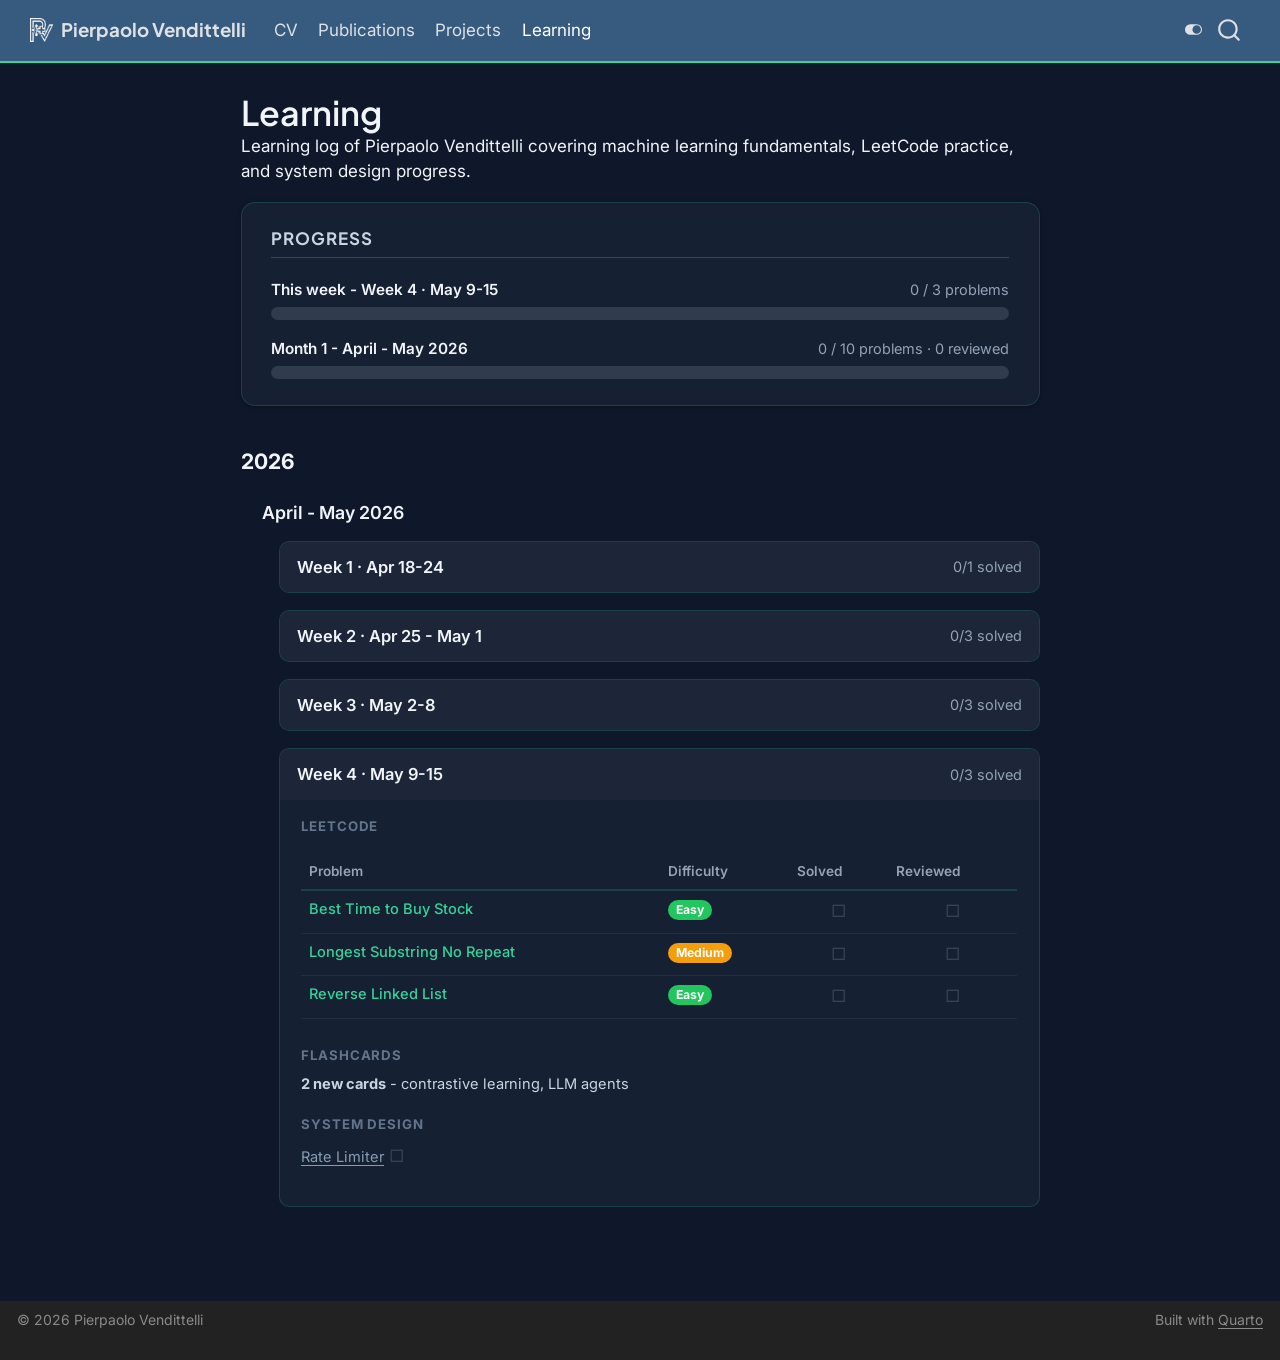
<file: learning.html>
<!DOCTYPE html>
<html xmlns="http://www.w3.org/1999/xhtml" lang="en" xml:lang="en"><head>

<meta charset="utf-8">
<meta name="generator" content="quarto-1.9.37">

<meta name="viewport" content="width=device-width, initial-scale=1.0, user-scalable=yes">

<meta name="description" content="Learning log of Pierpaolo Vendittelli covering machine learning fundamentals, LeetCode practice, and system design progress.">

<title>Learning – Pierpaolo Vendittelli</title>
<style>
/* Default styles provided by pandoc.
** See https://pandoc.org/MANUAL.html#variables-for-html for config info.
*/
code{white-space: pre-wrap;}
span.smallcaps{font-variant: small-caps;}
div.columns{display: flex; gap: min(4vw, 1.5em);}
div.column{flex: auto; overflow-x: auto;}
div.hanging-indent{margin-left: 1.5em; text-indent: -1.5em;}
ul.task-list{list-style: none;}
ul.task-list li input[type="checkbox"] {
  width: 0.8em;
  margin: 0 0.8em 0.2em -1em; /* quarto-specific, see https://github.com/quarto-dev/quarto-cli/issues/4556 */ 
  vertical-align: middle;
}
</style>


<script src="site_libs/quarto-nav/quarto-nav.js"></script>
<script src="site_libs/quarto-nav/headroom.min.js"></script>
<script src="site_libs/clipboard/clipboard.min.js"></script>
<script src="site_libs/quarto-search/autocomplete.umd.js"></script>
<script src="site_libs/quarto-search/fuse.min.js"></script>
<script src="site_libs/quarto-search/quarto-search.js"></script>
<meta name="quarto:offset" content="./">
<link href="./assets/logo.png" rel="icon" type="image/png">
<script src="site_libs/quarto-html/quarto.js" type="module"></script>
<script src="site_libs/quarto-html/tabsets/tabsets.js" type="module"></script>
<script src="site_libs/quarto-html/popper.min.js"></script>
<script src="site_libs/quarto-html/tippy.umd.min.js"></script>
<script src="site_libs/quarto-html/anchor.min.js"></script>
<link href="site_libs/quarto-html/tippy.css" rel="stylesheet">
<link href="site_libs/quarto-html/quarto-syntax-highlighting-7f8f88aac4f3542376d5c11b86a4c14d.css" rel="stylesheet" class="quarto-color-scheme" id="quarto-text-highlighting-styles">
<link href="site_libs/quarto-html/quarto-syntax-highlighting-dark-d0ae9245876894da5ac7e18953ecc5cc.css" rel="stylesheet" class="quarto-color-scheme quarto-color-alternate" id="quarto-text-highlighting-styles">
<link href="site_libs/quarto-html/quarto-syntax-highlighting-7f8f88aac4f3542376d5c11b86a4c14d.css" rel="stylesheet" class="quarto-color-scheme-extra" id="quarto-text-highlighting-styles">
<script src="site_libs/bootstrap/bootstrap.min.js"></script>
<link href="site_libs/bootstrap/bootstrap-icons.css" rel="stylesheet">
<link href="site_libs/bootstrap/bootstrap-bba5ebae505b5c03f3f0d8040a416a6b.min.css" rel="stylesheet" append-hash="true" class="quarto-color-scheme" id="quarto-bootstrap" data-mode="light">
<link href="site_libs/bootstrap/bootstrap-dark-ef329cdfec84d61f1b09d4029da25417.min.css" rel="stylesheet" append-hash="true" class="quarto-color-scheme quarto-color-alternate" id="quarto-bootstrap" data-mode="dark">
<link href="site_libs/bootstrap/bootstrap-bba5ebae505b5c03f3f0d8040a416a6b.min.css" rel="stylesheet" append-hash="true" class="quarto-color-scheme-extra" id="quarto-bootstrap" data-mode="light">
<script id="quarto-search-options" type="application/json">{
  "location": "navbar",
  "copy-button": false,
  "collapse-after": 3,
  "panel-placement": "end",
  "type": "overlay",
  "limit": 50,
  "keyboard-shortcut": [
    "f",
    "/",
    "s"
  ],
  "show-item-context": false,
  "language": {
    "search-no-results-text": "No results",
    "search-matching-documents-text": "matching documents",
    "search-copy-link-title": "Copy link to search",
    "search-hide-matches-text": "Hide additional matches",
    "search-more-match-text": "more match in this document",
    "search-more-matches-text": "more matches in this document",
    "search-clear-button-title": "Clear",
    "search-text-placeholder": "",
    "search-detached-cancel-button-title": "Cancel",
    "search-submit-button-title": "Submit",
    "search-label": "Search"
  }
}</script>
<script async="" src="https://www.googletagmanager.com/gtag/js?id=G-7EYEDKW974"></script>

<script type="text/javascript">

window.dataLayer = window.dataLayer || [];
function gtag(){dataLayer.push(arguments);}
gtag('js', new Date());
gtag('config', 'G-7EYEDKW974', { 'anonymize_ip': true});
</script>
<style>html{ scroll-behavior: smooth; }</style>
<meta name="robots" content="index,follow,max-image-preview:large,max-snippet:-1,max-video-preview:-1">
<link rel="me" href="https://github.com/PierpaoloV">
<link rel="me" href="https://www.linkedin.com/in/pierpaolo-vendittelli">
<link rel="preconnect" href="https://fonts.googleapis.com">
<link rel="preconnect" href="https://fonts.gstatic.com" crossorigin="">
<link href="https://fonts.googleapis.com/css2?family=Inter:wght@300;400;500;600&amp;family=Plus+Jakarta+Sans:wght@400;500;600;700&amp;family=Roboto+Mono:wght@400;500&amp;display=swap" rel="stylesheet">
<script src="assets/js/theme.js"></script>


<link rel="stylesheet" href="styles.css">
<meta property="og:title" content="Learning – Pierpaolo Vendittelli">
<meta property="og:description" content="Learning log of Pierpaolo Vendittelli covering machine learning fundamentals, LeetCode practice, and system design progress.">
<meta property="og:site_name" content="Pierpaolo Vendittelli">
<meta name="twitter:title" content="Learning – Pierpaolo Vendittelli">
<meta name="twitter:description" content="Learning log of Pierpaolo Vendittelli covering machine learning fundamentals, LeetCode practice, and system design progress.">
<meta name="twitter:card" content="summary">
<link rel="canonical" href="https://pierpaolov.github.io/learning.html">
</head>

<body class="nav-fixed fullcontent quarto-light"><script id="quarto-html-before-body" type="application/javascript">
    const toggleBodyColorMode = (bsSheetEl) => {
      const mode = bsSheetEl.getAttribute("data-mode");
      const bodyEl = window.document.querySelector("body");
      if (mode === "dark") {
        bodyEl.classList.add("quarto-dark");
        bodyEl.classList.remove("quarto-light");
      } else {
        bodyEl.classList.add("quarto-light");
        bodyEl.classList.remove("quarto-dark");
      }
    }
    const toggleBodyColorPrimary = () => {
      const bsSheetEl = window.document.querySelector("link#quarto-bootstrap:not([rel=disabled-stylesheet])");
      if (bsSheetEl) {
        toggleBodyColorMode(bsSheetEl);
      }
    }
    const setColorSchemeToggle = (alternate) => {
      const toggles = window.document.querySelectorAll('.quarto-color-scheme-toggle');
      for (let i=0; i < toggles.length; i++) {
        const toggle = toggles[i];
        if (toggle) {
          if (alternate) {
            toggle.classList.add("alternate");
          } else {
            toggle.classList.remove("alternate");
          }
        }
      }
    };
    const toggleColorMode = (alternate) => {
      // Switch the stylesheets
      const primaryStylesheets = window.document.querySelectorAll('link.quarto-color-scheme:not(.quarto-color-alternate)');
      const alternateStylesheets = window.document.querySelectorAll('link.quarto-color-scheme.quarto-color-alternate');
      manageTransitions('#quarto-margin-sidebar .nav-link', false);
      if (alternate) {
        // note: dark is layered on light, we don't disable primary!
        enableStylesheet(alternateStylesheets);
        for (const sheetNode of alternateStylesheets) {
          if (sheetNode.id === "quarto-bootstrap") {
            toggleBodyColorMode(sheetNode);
          }
        }
      } else {
        disableStylesheet(alternateStylesheets);
        enableStylesheet(primaryStylesheets)
        toggleBodyColorPrimary();
      }
      manageTransitions('#quarto-margin-sidebar .nav-link', true);
      // Switch the toggles
      setColorSchemeToggle(alternate)
      // Hack to workaround the fact that safari doesn't
      // properly recolor the scrollbar when toggling (#1455)
      if (navigator.userAgent.indexOf('Safari') > 0 && navigator.userAgent.indexOf('Chrome') == -1) {
        manageTransitions("body", false);
        window.scrollTo(0, 1);
        setTimeout(() => {
          window.scrollTo(0, 0);
          manageTransitions("body", true);
        }, 40);
      }
    }
    const disableStylesheet = (stylesheets) => {
      for (let i=0; i < stylesheets.length; i++) {
        const stylesheet = stylesheets[i];
        stylesheet.rel = 'disabled-stylesheet';
      }
    }
    const enableStylesheet = (stylesheets) => {
      for (let i=0; i < stylesheets.length; i++) {
        const stylesheet = stylesheets[i];
        if(stylesheet.rel !== 'stylesheet') { // for Chrome, which will still FOUC without this check
          stylesheet.rel = 'stylesheet';
        }
      }
    }
    const manageTransitions = (selector, allowTransitions) => {
      const els = window.document.querySelectorAll(selector);
      for (let i=0; i < els.length; i++) {
        const el = els[i];
        if (allowTransitions) {
          el.classList.remove('notransition');
        } else {
          el.classList.add('notransition');
        }
      }
    }
    const isFileUrl = () => {
      return window.location.protocol === 'file:';
    }
    const hasAlternateSentinel = () => {
      let styleSentinel = getColorSchemeSentinel();
      if (styleSentinel !== null) {
        return styleSentinel === "alternate";
      } else {
        return false;
      }
    }
    const setStyleSentinel = (alternate) => {
      const value = alternate ? "alternate" : "default";
      if (!isFileUrl()) {
        window.localStorage.setItem("quarto-color-scheme", value);
      } else {
        localAlternateSentinel = value;
      }
    }
    const getColorSchemeSentinel = () => {
      if (!isFileUrl()) {
        const storageValue = window.localStorage.getItem("quarto-color-scheme");
        return storageValue != null ? storageValue : localAlternateSentinel;
      } else {
        return localAlternateSentinel;
      }
    }
    const toggleGiscusIfUsed = (isAlternate, darkModeDefault) => {
      const baseTheme = document.querySelector('#giscus-base-theme')?.value ?? 'light';
      const alternateTheme = document.querySelector('#giscus-alt-theme')?.value ?? 'dark';
      let newTheme = '';
      if(authorPrefersDark) {
        newTheme = isAlternate ? baseTheme : alternateTheme;
      } else {
        newTheme = isAlternate ? alternateTheme : baseTheme;
      }
      const changeGiscusTheme = () => {
        // From: https://github.com/giscus/giscus/issues/336
        const sendMessage = (message) => {
          const iframe = document.querySelector('iframe.giscus-frame');
          if (!iframe) return;
          iframe.contentWindow.postMessage({ giscus: message }, 'https://giscus.app');
        }
        sendMessage({
          setConfig: {
            theme: newTheme
          }
        });
      }
      const isGiscussLoaded = window.document.querySelector('iframe.giscus-frame') !== null;
      if (isGiscussLoaded) {
        changeGiscusTheme();
      }
    };
    const authorPrefersDark = false;
    const darkModeDefault = authorPrefersDark;
      document.querySelector('link#quarto-text-highlighting-styles.quarto-color-scheme-extra').rel = 'disabled-stylesheet';
      document.querySelector('link#quarto-bootstrap.quarto-color-scheme-extra').rel = 'disabled-stylesheet';
    let localAlternateSentinel = darkModeDefault ? 'alternate' : 'default';
    // Dark / light mode switch
    window.quartoToggleColorScheme = () => {
      // Read the current dark / light value
      let toAlternate = !hasAlternateSentinel();
      toggleColorMode(toAlternate);
      setStyleSentinel(toAlternate);
      toggleGiscusIfUsed(toAlternate, darkModeDefault);
      window.dispatchEvent(new Event('resize'));
    };
    // Switch to dark mode if need be
    if (hasAlternateSentinel()) {
      toggleColorMode(true);
    } else {
      toggleColorMode(false);
    }
  </script>

<div id="quarto-search-results"></div>
  <header id="quarto-header" class="headroom fixed-top">
    <nav class="navbar navbar-expand-lg " data-bs-theme="dark">
      <div class="navbar-container container-fluid">
      <div class="navbar-brand-container mx-auto">
    <a href="./index.html" class="navbar-brand navbar-brand-logo">
    <img src="./assets/logo-light.png" alt="" class="navbar-logo light-content">
    <img src="./assets/logo.png" alt="" class="navbar-logo dark-content">
    </a>
    <a class="navbar-brand" href="./index.html">
    <span class="navbar-title">Pierpaolo Vendittelli</span>
    </a>
  </div>
            <div id="quarto-search" class="" title="Search"></div>
          <button class="navbar-toggler" type="button" data-bs-toggle="collapse" data-bs-target="#navbarCollapse" aria-controls="navbarCollapse" role="menu" aria-expanded="false" aria-label="Toggle navigation" onclick="if (window.quartoToggleHeadroom) { window.quartoToggleHeadroom(); }">
  <span class="navbar-toggler-icon"></span>
</button>
          <div class="collapse navbar-collapse" id="navbarCollapse">
            <ul class="navbar-nav navbar-nav-scroll me-auto">
  <li class="nav-item">
    <a class="nav-link" href="./cv.html"> 
<span class="menu-text">CV</span></a>
  </li>  
  <li class="nav-item">
    <a class="nav-link" href="./publications.html"> 
<span class="menu-text">Publications</span></a>
  </li>  
  <li class="nav-item">
    <a class="nav-link" href="./projects.html"> 
<span class="menu-text">Projects</span></a>
  </li>  
  <li class="nav-item">
    <a class="nav-link active" href="./learning.html" aria-current="page"> 
<span class="menu-text">Learning</span></a>
  </li>  
</ul>
          </div> <!-- /navcollapse -->
            <div class="quarto-navbar-tools">
  <a href="" class="quarto-color-scheme-toggle quarto-navigation-tool  px-1" onclick="window.quartoToggleColorScheme(); return false;" title="Toggle dark mode"><i class="bi"></i></a>
</div>
      </div> <!-- /container-fluid -->
    </nav>
</header>
<!-- content -->
<div id="quarto-content" class="quarto-container page-columns page-rows-contents page-layout-article page-navbar">
<!-- sidebar -->
<!-- margin-sidebar -->
    
<!-- main -->
<main class="content" id="quarto-document-content">


<header id="title-block-header" class="quarto-title-block default">
<div class="quarto-title">
<h1 class="title">Learning</h1>
</div>

<div>
  <div class="description">
    Learning log of Pierpaolo Vendittelli covering machine learning fundamentals, LeetCode practice, and system design progress.
  </div>
</div>


<div class="quarto-title-meta">

    
  
    
  </div>
  


</header>


<div id="learning-root">

</div>
<script type="module" src="assets/js/pages/learning.js"></script>



</main> <!-- /main -->
<script id="quarto-html-after-body" type="application/javascript">
  window.document.addEventListener("DOMContentLoaded", function (event) {
    // Ensure there is a toggle, if there isn't float one in the top right
    if (window.document.querySelector('.quarto-color-scheme-toggle') === null) {
      const a = window.document.createElement('a');
      a.classList.add('top-right');
      a.classList.add('quarto-color-scheme-toggle');
      a.href = "";
      a.onclick = function() { try { window.quartoToggleColorScheme(); } catch {} return false; };
      const i = window.document.createElement("i");
      i.classList.add('bi');
      a.appendChild(i);
      window.document.body.appendChild(a);
    }
    setColorSchemeToggle(hasAlternateSentinel())
    const icon = "";
    const anchorJS = new window.AnchorJS();
    anchorJS.options = {
      placement: 'right',
      icon: icon
    };
    anchorJS.add('.anchored');
    const isCodeAnnotation = (el) => {
      for (const clz of el.classList) {
        if (clz.startsWith('code-annotation-')) {                     
          return true;
        }
      }
      return false;
    }
    const onCopySuccess = function(e) {
      // button target
      const button = e.trigger;
      // don't keep focus
      button.blur();
      // flash "checked"
      button.classList.add('code-copy-button-checked');
      var currentTitle = button.getAttribute("title");
      button.setAttribute("title", "Copied!");
      let tooltip;
      if (window.bootstrap) {
        button.setAttribute("data-bs-toggle", "tooltip");
        button.setAttribute("data-bs-placement", "left");
        button.setAttribute("data-bs-title", "Copied!");
        tooltip = new bootstrap.Tooltip(button, 
          { trigger: "manual", 
            customClass: "code-copy-button-tooltip",
            offset: [0, -8]});
        tooltip.show();    
      }
      setTimeout(function() {
        if (tooltip) {
          tooltip.hide();
          button.removeAttribute("data-bs-title");
          button.removeAttribute("data-bs-toggle");
          button.removeAttribute("data-bs-placement");
        }
        button.setAttribute("title", currentTitle);
        button.classList.remove('code-copy-button-checked');
      }, 1000);
      // clear code selection
      e.clearSelection();
    }
    const getTextToCopy = function(trigger) {
      const outerScaffold = trigger.parentElement.cloneNode(true);
      const codeEl = outerScaffold.querySelector('code');
      for (const childEl of codeEl.children) {
        if (isCodeAnnotation(childEl)) {
          childEl.remove();
        }
      }
      return codeEl.innerText;
    }
    const clipboard = new window.ClipboardJS('.code-copy-button:not([data-in-quarto-modal])', {
      text: getTextToCopy
    });
    clipboard.on('success', onCopySuccess);
    if (window.document.getElementById('quarto-embedded-source-code-modal')) {
      const clipboardModal = new window.ClipboardJS('.code-copy-button[data-in-quarto-modal]', {
        text: getTextToCopy,
        container: window.document.getElementById('quarto-embedded-source-code-modal')
      });
      clipboardModal.on('success', onCopySuccess);
    }
      var localhostRegex = new RegExp(/^(?:http|https):\/\/localhost\:?[0-9]*\//);
      var mailtoRegex = new RegExp(/^mailto:/);
        var filterRegex = new RegExp("https:\/\/pierpaolov\.github\.io");
      var isInternal = (href) => {
          return filterRegex.test(href) || localhostRegex.test(href) || mailtoRegex.test(href);
      }
      // Inspect non-navigation links and adorn them if external
     var links = window.document.querySelectorAll('a[href]:not(.nav-link):not(.navbar-brand):not(.toc-action):not(.sidebar-link):not(.sidebar-item-toggle):not(.pagination-link):not(.no-external):not([aria-hidden]):not(.dropdown-item):not(.quarto-navigation-tool):not(.about-link)');
      for (var i=0; i<links.length; i++) {
        const link = links[i];
        if (!isInternal(link.href)) {
          // undo the damage that might have been done by quarto-nav.js in the case of
          // links that we want to consider external
          if (link.dataset.originalHref !== undefined) {
            link.href = link.dataset.originalHref;
          }
            // target, if specified
            link.setAttribute("target", "_blank");
            if (link.getAttribute("rel") === null) {
              link.setAttribute("rel", "noopener");
            }
        }
      }
    function tippyHover(el, contentFn, onTriggerFn, onUntriggerFn) {
      const config = {
        allowHTML: true,
        maxWidth: 500,
        delay: 100,
        arrow: false,
        appendTo: function(el) {
            return el.parentElement;
        },
        interactive: true,
        interactiveBorder: 10,
        theme: 'quarto',
        placement: 'bottom-start',
      };
      if (contentFn) {
        config.content = contentFn;
      }
      if (onTriggerFn) {
        config.onTrigger = onTriggerFn;
      }
      if (onUntriggerFn) {
        config.onUntrigger = onUntriggerFn;
      }
      window.tippy(el, config); 
    }
    const noterefs = window.document.querySelectorAll('a[role="doc-noteref"]');
    for (var i=0; i<noterefs.length; i++) {
      const ref = noterefs[i];
      tippyHover(ref, function() {
        // use id or data attribute instead here
        let href = ref.getAttribute('data-footnote-href') || ref.getAttribute('href');
        try { href = new URL(href).hash; } catch {}
        const id = href.replace(/^#\/?/, "");
        const note = window.document.getElementById(id);
        if (note) {
          return note.innerHTML;
        } else {
          return "";
        }
      });
    }
    const xrefs = window.document.querySelectorAll('a.quarto-xref');
    const processXRef = (id, note) => {
      // Strip column container classes
      const stripColumnClz = (el) => {
        el.classList.remove("page-full", "page-columns");
        if (el.children) {
          for (const child of el.children) {
            stripColumnClz(child);
          }
        }
      }
      stripColumnClz(note)
      if (id === null || id.startsWith('sec-')) {
        // Special case sections, only their first couple elements
        const container = document.createElement("div");
        if (note.children && note.children.length > 2) {
          container.appendChild(note.children[0].cloneNode(true));
          for (let i = 1; i < note.children.length; i++) {
            const child = note.children[i];
            if (child.tagName === "P" && child.innerText === "") {
              continue;
            } else {
              container.appendChild(child.cloneNode(true));
              break;
            }
          }
          if (window.Quarto?.typesetMath) {
            window.Quarto.typesetMath(container);
          }
          return container.innerHTML
        } else {
          if (window.Quarto?.typesetMath) {
            window.Quarto.typesetMath(note);
          }
          return note.innerHTML;
        }
      } else {
        // Remove any anchor links if they are present
        const anchorLink = note.querySelector('a.anchorjs-link');
        if (anchorLink) {
          anchorLink.remove();
        }
        if (window.Quarto?.typesetMath) {
          window.Quarto.typesetMath(note);
        }
        if (note.classList.contains("callout")) {
          return note.outerHTML;
        } else {
          return note.innerHTML;
        }
      }
    }
    for (var i=0; i<xrefs.length; i++) {
      const xref = xrefs[i];
      tippyHover(xref, undefined, function(instance) {
        instance.disable();
        let url = xref.getAttribute('href');
        let hash = undefined; 
        if (url.startsWith('#')) {
          hash = url;
        } else {
          try { hash = new URL(url).hash; } catch {}
        }
        if (hash) {
          const id = hash.replace(/^#\/?/, "");
          const note = window.document.getElementById(id);
          if (note !== null) {
            try {
              const html = processXRef(id, note.cloneNode(true));
              instance.setContent(html);
            } finally {
              instance.enable();
              instance.show();
            }
          } else {
            // See if we can fetch this
            fetch(url.split('#')[0])
            .then(res => res.text())
            .then(html => {
              const parser = new DOMParser();
              const htmlDoc = parser.parseFromString(html, "text/html");
              const note = htmlDoc.getElementById(id);
              if (note !== null) {
                const html = processXRef(id, note);
                instance.setContent(html);
              } 
            }).finally(() => {
              instance.enable();
              instance.show();
            });
          }
        } else {
          // See if we can fetch a full url (with no hash to target)
          // This is a special case and we should probably do some content thinning / targeting
          fetch(url)
          .then(res => res.text())
          .then(html => {
            const parser = new DOMParser();
            const htmlDoc = parser.parseFromString(html, "text/html");
            const note = htmlDoc.querySelector('main.content');
            if (note !== null) {
              // This should only happen for chapter cross references
              // (since there is no id in the URL)
              // remove the first header
              if (note.children.length > 0 && note.children[0].tagName === "HEADER") {
                note.children[0].remove();
              }
              const html = processXRef(null, note);
              instance.setContent(html);
            } 
          }).finally(() => {
            instance.enable();
            instance.show();
          });
        }
      }, function(instance) {
      });
    }
        let selectedAnnoteEl;
        const selectorForAnnotation = ( cell, annotation) => {
          let cellAttr = 'data-code-cell="' + cell + '"';
          let lineAttr = 'data-code-annotation="' +  annotation + '"';
          const selector = 'span[' + cellAttr + '][' + lineAttr + ']';
          return selector;
        }
        const selectCodeLines = (annoteEl) => {
          const doc = window.document;
          const targetCell = annoteEl.getAttribute("data-target-cell");
          const targetAnnotation = annoteEl.getAttribute("data-target-annotation");
          const annoteSpan = window.document.querySelector(selectorForAnnotation(targetCell, targetAnnotation));
          const lines = annoteSpan.getAttribute("data-code-lines").split(",");
          const lineIds = lines.map((line) => {
            return targetCell + "-" + line;
          })
          let top = null;
          let height = null;
          let parent = null;
          if (lineIds.length > 0) {
              //compute the position of the single el (top and bottom and make a div)
              const el = window.document.getElementById(lineIds[0]);
              top = el.offsetTop;
              height = el.offsetHeight;
              parent = el.parentElement.parentElement;
            if (lineIds.length > 1) {
              const lastEl = window.document.getElementById(lineIds[lineIds.length - 1]);
              const bottom = lastEl.offsetTop + lastEl.offsetHeight;
              height = bottom - top;
            }
            if (top !== null && height !== null && parent !== null) {
              // cook up a div (if necessary) and position it 
              let div = window.document.getElementById("code-annotation-line-highlight");
              if (div === null) {
                div = window.document.createElement("div");
                div.setAttribute("id", "code-annotation-line-highlight");
                div.style.position = 'absolute';
                parent.appendChild(div);
              }
              div.style.top = top - 2 + "px";
              div.style.height = height + 4 + "px";
              div.style.left = 0;
              let gutterDiv = window.document.getElementById("code-annotation-line-highlight-gutter");
              if (gutterDiv === null) {
                gutterDiv = window.document.createElement("div");
                gutterDiv.setAttribute("id", "code-annotation-line-highlight-gutter");
                gutterDiv.style.position = 'absolute';
                const codeCell = window.document.getElementById(targetCell);
                const gutter = codeCell.querySelector('.code-annotation-gutter');
                gutter.appendChild(gutterDiv);
              }
              gutterDiv.style.top = top - 2 + "px";
              gutterDiv.style.height = height + 4 + "px";
            }
            selectedAnnoteEl = annoteEl;
          }
        };
        const unselectCodeLines = () => {
          const elementsIds = ["code-annotation-line-highlight", "code-annotation-line-highlight-gutter"];
          elementsIds.forEach((elId) => {
            const div = window.document.getElementById(elId);
            if (div) {
              div.remove();
            }
          });
          selectedAnnoteEl = undefined;
        };
          // Handle positioning of the toggle
      window.addEventListener(
        "resize",
        throttle(() => {
          elRect = undefined;
          if (selectedAnnoteEl) {
            selectCodeLines(selectedAnnoteEl);
          }
        }, 10)
      );
      function throttle(fn, ms) {
      let throttle = false;
      let timer;
        return (...args) => {
          if(!throttle) { // first call gets through
              fn.apply(this, args);
              throttle = true;
          } else { // all the others get throttled
              if(timer) clearTimeout(timer); // cancel #2
              timer = setTimeout(() => {
                fn.apply(this, args);
                timer = throttle = false;
              }, ms);
          }
        };
      }
        // Attach click handler to the DT
        const annoteDls = window.document.querySelectorAll('dt[data-target-cell]');
        for (const annoteDlNode of annoteDls) {
          annoteDlNode.addEventListener('click', (event) => {
            const clickedEl = event.target;
            if (clickedEl !== selectedAnnoteEl) {
              unselectCodeLines();
              const activeEl = window.document.querySelector('dt[data-target-cell].code-annotation-active');
              if (activeEl) {
                activeEl.classList.remove('code-annotation-active');
              }
              selectCodeLines(clickedEl);
              clickedEl.classList.add('code-annotation-active');
            } else {
              // Unselect the line
              unselectCodeLines();
              clickedEl.classList.remove('code-annotation-active');
            }
          });
        }
    const findCites = (el) => {
      const parentEl = el.parentElement;
      if (parentEl) {
        const cites = parentEl.dataset.cites;
        if (cites) {
          return {
            el,
            cites: cites.split(' ')
          };
        } else {
          return findCites(el.parentElement)
        }
      } else {
        return undefined;
      }
    };
    var bibliorefs = window.document.querySelectorAll('a[role="doc-biblioref"]');
    for (var i=0; i<bibliorefs.length; i++) {
      const ref = bibliorefs[i];
      const citeInfo = findCites(ref);
      if (citeInfo) {
        tippyHover(citeInfo.el, function() {
          var popup = window.document.createElement('div');
          citeInfo.cites.forEach(function(cite) {
            var citeDiv = window.document.createElement('div');
            citeDiv.classList.add('hanging-indent');
            citeDiv.classList.add('csl-entry');
            var biblioDiv = window.document.getElementById('ref-' + cite);
            if (biblioDiv) {
              citeDiv.innerHTML = biblioDiv.innerHTML;
            }
            popup.appendChild(citeDiv);
          });
          return popup.innerHTML;
        });
      }
    }
  });
  </script>
</div> <!-- /content -->
<footer class="footer">
  <div class="nav-footer">
    <div class="nav-footer-left">
<p>© 2026 Pierpaolo Vendittelli</p>
</div>   
    <div class="nav-footer-center">
      &nbsp;
    </div>
    <div class="nav-footer-right">
<p>Built with <a href="https://quarto.org">Quarto</a></p>
</div>
  </div>
</footer>




<script src="site_libs/quarto-html/zenscroll-min.js"></script>
</body></html>
</file>
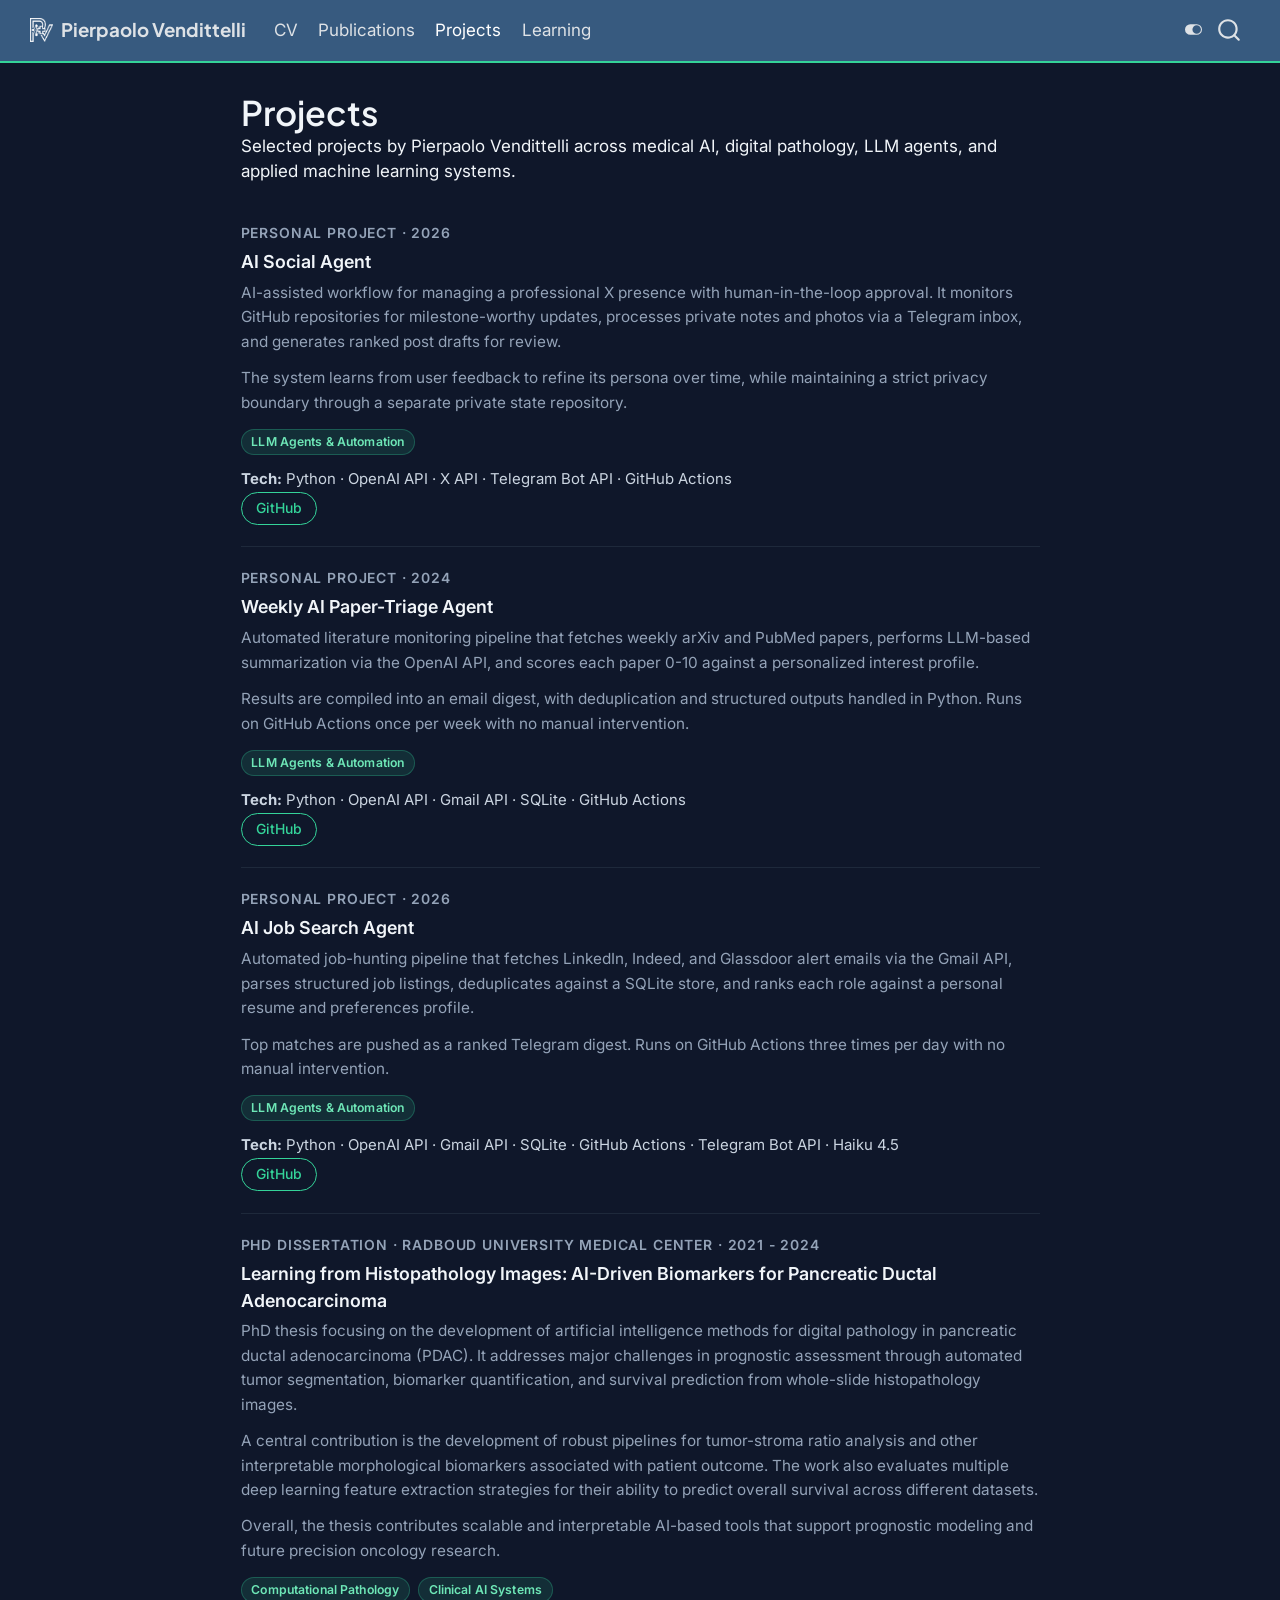
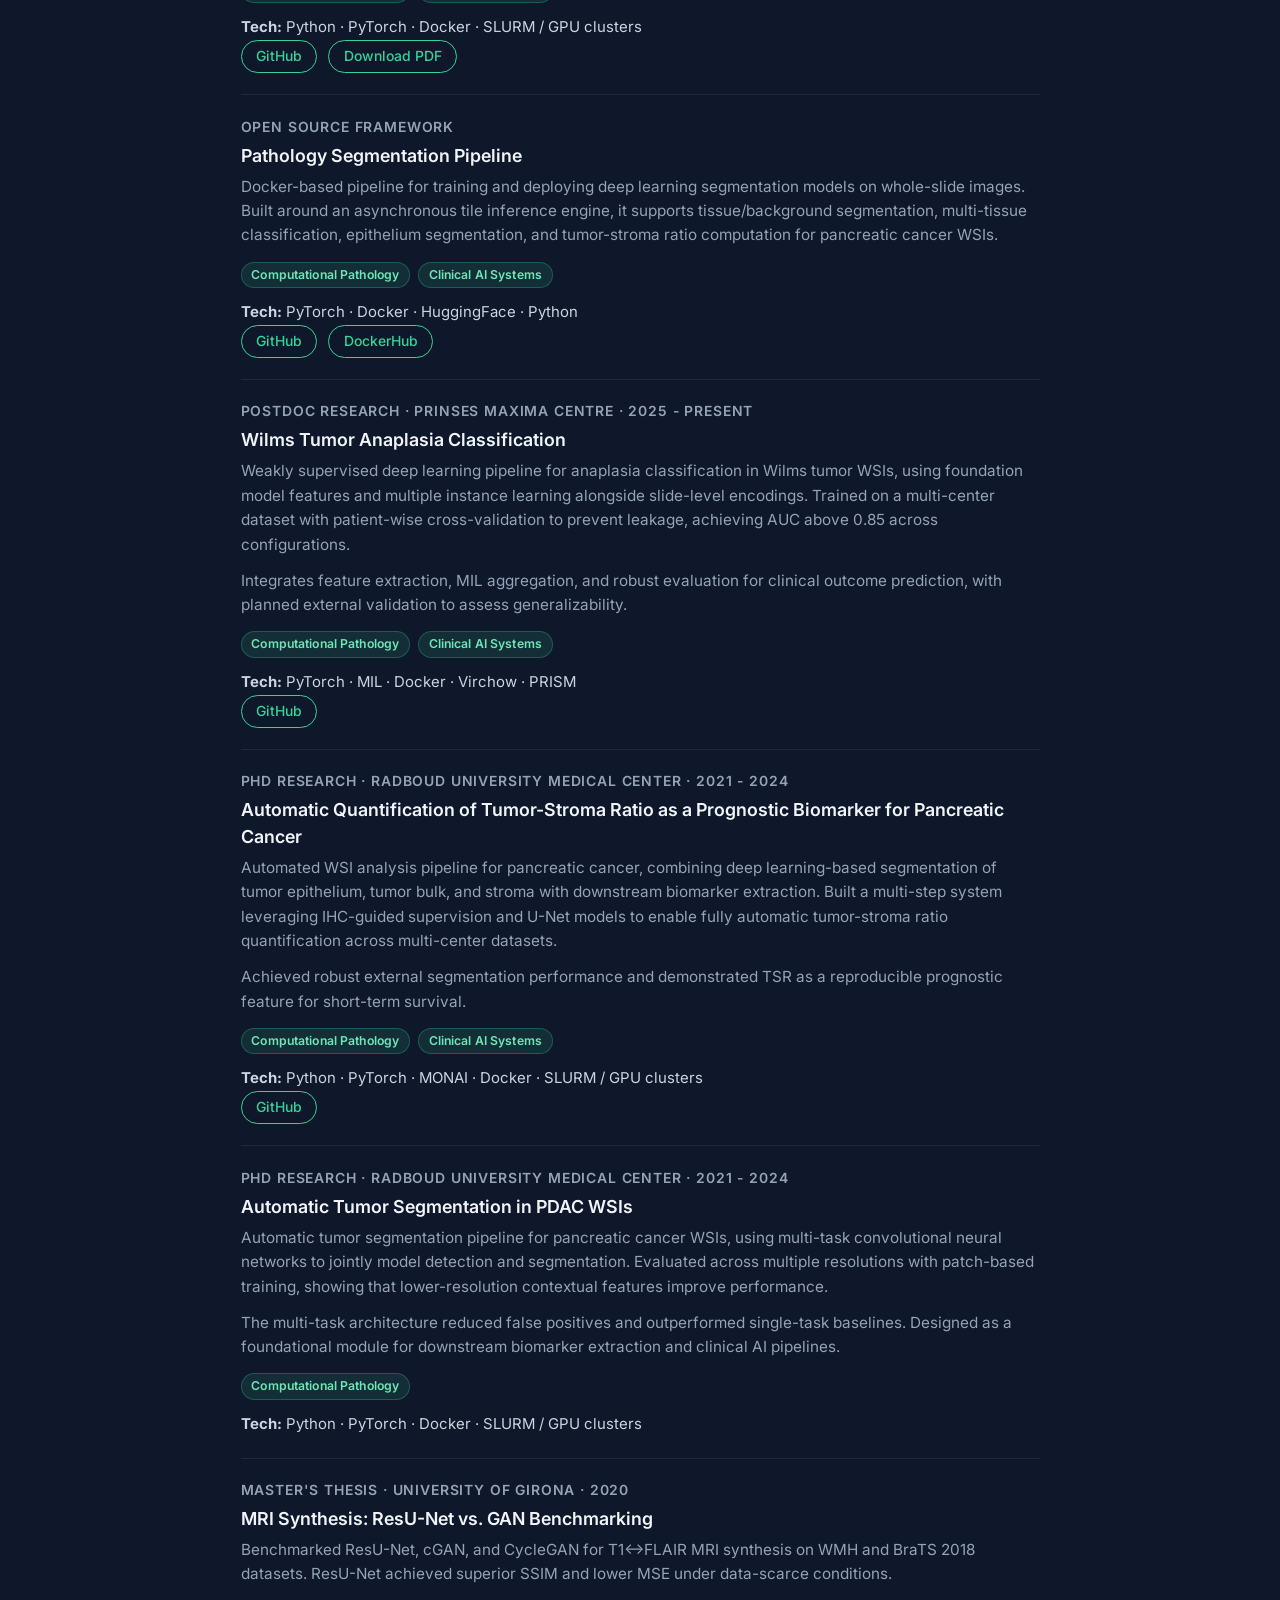
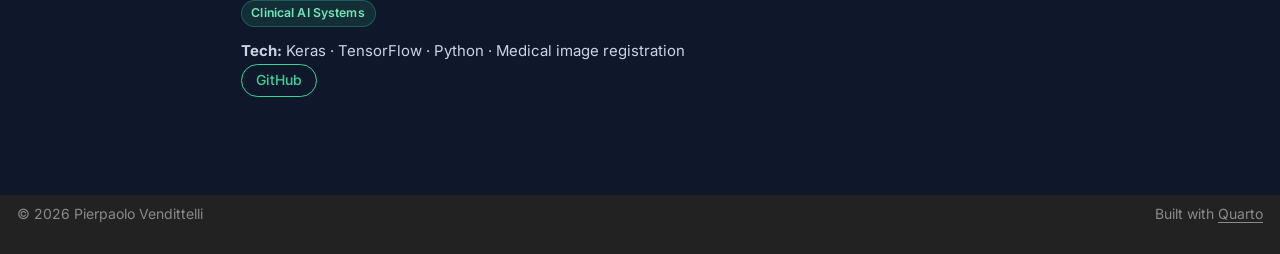
<file: projects.html>
<!DOCTYPE html>
<html xmlns="http://www.w3.org/1999/xhtml" lang="en" xml:lang="en"><head>

<meta charset="utf-8">
<meta name="generator" content="quarto-1.9.37">

<meta name="viewport" content="width=device-width, initial-scale=1.0, user-scalable=yes">

<meta name="description" content="Selected projects by Pierpaolo Vendittelli across medical AI, digital pathology, LLM agents, and applied machine learning systems.">

<title>Projects – Pierpaolo Vendittelli</title>
<style>
/* Default styles provided by pandoc.
** See https://pandoc.org/MANUAL.html#variables-for-html for config info.
*/
code{white-space: pre-wrap;}
span.smallcaps{font-variant: small-caps;}
div.columns{display: flex; gap: min(4vw, 1.5em);}
div.column{flex: auto; overflow-x: auto;}
div.hanging-indent{margin-left: 1.5em; text-indent: -1.5em;}
ul.task-list{list-style: none;}
ul.task-list li input[type="checkbox"] {
  width: 0.8em;
  margin: 0 0.8em 0.2em -1em; /* quarto-specific, see https://github.com/quarto-dev/quarto-cli/issues/4556 */ 
  vertical-align: middle;
}
</style>


<script src="site_libs/quarto-nav/quarto-nav.js"></script>
<script src="site_libs/quarto-nav/headroom.min.js"></script>
<script src="site_libs/clipboard/clipboard.min.js"></script>
<script src="site_libs/quarto-search/autocomplete.umd.js"></script>
<script src="site_libs/quarto-search/fuse.min.js"></script>
<script src="site_libs/quarto-search/quarto-search.js"></script>
<meta name="quarto:offset" content="./">
<link href="./assets/logo.png" rel="icon" type="image/png">
<script src="site_libs/quarto-html/quarto.js" type="module"></script>
<script src="site_libs/quarto-html/tabsets/tabsets.js" type="module"></script>
<script src="site_libs/quarto-html/popper.min.js"></script>
<script src="site_libs/quarto-html/tippy.umd.min.js"></script>
<script src="site_libs/quarto-html/anchor.min.js"></script>
<link href="site_libs/quarto-html/tippy.css" rel="stylesheet">
<link href="site_libs/quarto-html/quarto-syntax-highlighting-7f8f88aac4f3542376d5c11b86a4c14d.css" rel="stylesheet" class="quarto-color-scheme" id="quarto-text-highlighting-styles">
<link href="site_libs/quarto-html/quarto-syntax-highlighting-dark-d0ae9245876894da5ac7e18953ecc5cc.css" rel="stylesheet" class="quarto-color-scheme quarto-color-alternate" id="quarto-text-highlighting-styles">
<link href="site_libs/quarto-html/quarto-syntax-highlighting-7f8f88aac4f3542376d5c11b86a4c14d.css" rel="stylesheet" class="quarto-color-scheme-extra" id="quarto-text-highlighting-styles">
<script src="site_libs/bootstrap/bootstrap.min.js"></script>
<link href="site_libs/bootstrap/bootstrap-icons.css" rel="stylesheet">
<link href="site_libs/bootstrap/bootstrap-bba5ebae505b5c03f3f0d8040a416a6b.min.css" rel="stylesheet" append-hash="true" class="quarto-color-scheme" id="quarto-bootstrap" data-mode="light">
<link href="site_libs/bootstrap/bootstrap-dark-ef329cdfec84d61f1b09d4029da25417.min.css" rel="stylesheet" append-hash="true" class="quarto-color-scheme quarto-color-alternate" id="quarto-bootstrap" data-mode="dark">
<link href="site_libs/bootstrap/bootstrap-bba5ebae505b5c03f3f0d8040a416a6b.min.css" rel="stylesheet" append-hash="true" class="quarto-color-scheme-extra" id="quarto-bootstrap" data-mode="light">
<script id="quarto-search-options" type="application/json">{
  "location": "navbar",
  "copy-button": false,
  "collapse-after": 3,
  "panel-placement": "end",
  "type": "overlay",
  "limit": 50,
  "keyboard-shortcut": [
    "f",
    "/",
    "s"
  ],
  "show-item-context": false,
  "language": {
    "search-no-results-text": "No results",
    "search-matching-documents-text": "matching documents",
    "search-copy-link-title": "Copy link to search",
    "search-hide-matches-text": "Hide additional matches",
    "search-more-match-text": "more match in this document",
    "search-more-matches-text": "more matches in this document",
    "search-clear-button-title": "Clear",
    "search-text-placeholder": "",
    "search-detached-cancel-button-title": "Cancel",
    "search-submit-button-title": "Submit",
    "search-label": "Search"
  }
}</script>
<script async="" src="https://www.googletagmanager.com/gtag/js?id=G-7EYEDKW974"></script>

<script type="text/javascript">

window.dataLayer = window.dataLayer || [];
function gtag(){dataLayer.push(arguments);}
gtag('js', new Date());
gtag('config', 'G-7EYEDKW974', { 'anonymize_ip': true});
</script>
<style>html{ scroll-behavior: smooth; }</style>
<meta name="robots" content="index,follow,max-image-preview:large,max-snippet:-1,max-video-preview:-1">
<link rel="me" href="https://github.com/PierpaoloV">
<link rel="me" href="https://www.linkedin.com/in/pierpaolo-vendittelli">
<link rel="preconnect" href="https://fonts.googleapis.com">
<link rel="preconnect" href="https://fonts.gstatic.com" crossorigin="">
<link href="https://fonts.googleapis.com/css2?family=Inter:wght@300;400;500;600&amp;family=Plus+Jakarta+Sans:wght@400;500;600;700&amp;family=Roboto+Mono:wght@400;500&amp;display=swap" rel="stylesheet">
<script src="assets/js/theme.js"></script>


<link rel="stylesheet" href="styles.css">
<meta property="og:title" content="Projects – Pierpaolo Vendittelli">
<meta property="og:description" content="Selected projects by Pierpaolo Vendittelli across medical AI, digital pathology, LLM agents, and applied machine learning systems.">
<meta property="og:site_name" content="Pierpaolo Vendittelli">
<meta name="twitter:title" content="Projects – Pierpaolo Vendittelli">
<meta name="twitter:description" content="Selected projects by Pierpaolo Vendittelli across medical AI, digital pathology, LLM agents, and applied machine learning systems.">
<meta name="twitter:card" content="summary">
<link rel="canonical" href="https://pierpaolov.github.io/projects.html">
</head>

<body class="nav-fixed fullcontent quarto-light"><script id="quarto-html-before-body" type="application/javascript">
    const toggleBodyColorMode = (bsSheetEl) => {
      const mode = bsSheetEl.getAttribute("data-mode");
      const bodyEl = window.document.querySelector("body");
      if (mode === "dark") {
        bodyEl.classList.add("quarto-dark");
        bodyEl.classList.remove("quarto-light");
      } else {
        bodyEl.classList.add("quarto-light");
        bodyEl.classList.remove("quarto-dark");
      }
    }
    const toggleBodyColorPrimary = () => {
      const bsSheetEl = window.document.querySelector("link#quarto-bootstrap:not([rel=disabled-stylesheet])");
      if (bsSheetEl) {
        toggleBodyColorMode(bsSheetEl);
      }
    }
    const setColorSchemeToggle = (alternate) => {
      const toggles = window.document.querySelectorAll('.quarto-color-scheme-toggle');
      for (let i=0; i < toggles.length; i++) {
        const toggle = toggles[i];
        if (toggle) {
          if (alternate) {
            toggle.classList.add("alternate");
          } else {
            toggle.classList.remove("alternate");
          }
        }
      }
    };
    const toggleColorMode = (alternate) => {
      // Switch the stylesheets
      const primaryStylesheets = window.document.querySelectorAll('link.quarto-color-scheme:not(.quarto-color-alternate)');
      const alternateStylesheets = window.document.querySelectorAll('link.quarto-color-scheme.quarto-color-alternate');
      manageTransitions('#quarto-margin-sidebar .nav-link', false);
      if (alternate) {
        // note: dark is layered on light, we don't disable primary!
        enableStylesheet(alternateStylesheets);
        for (const sheetNode of alternateStylesheets) {
          if (sheetNode.id === "quarto-bootstrap") {
            toggleBodyColorMode(sheetNode);
          }
        }
      } else {
        disableStylesheet(alternateStylesheets);
        enableStylesheet(primaryStylesheets)
        toggleBodyColorPrimary();
      }
      manageTransitions('#quarto-margin-sidebar .nav-link', true);
      // Switch the toggles
      setColorSchemeToggle(alternate)
      // Hack to workaround the fact that safari doesn't
      // properly recolor the scrollbar when toggling (#1455)
      if (navigator.userAgent.indexOf('Safari') > 0 && navigator.userAgent.indexOf('Chrome') == -1) {
        manageTransitions("body", false);
        window.scrollTo(0, 1);
        setTimeout(() => {
          window.scrollTo(0, 0);
          manageTransitions("body", true);
        }, 40);
      }
    }
    const disableStylesheet = (stylesheets) => {
      for (let i=0; i < stylesheets.length; i++) {
        const stylesheet = stylesheets[i];
        stylesheet.rel = 'disabled-stylesheet';
      }
    }
    const enableStylesheet = (stylesheets) => {
      for (let i=0; i < stylesheets.length; i++) {
        const stylesheet = stylesheets[i];
        if(stylesheet.rel !== 'stylesheet') { // for Chrome, which will still FOUC without this check
          stylesheet.rel = 'stylesheet';
        }
      }
    }
    const manageTransitions = (selector, allowTransitions) => {
      const els = window.document.querySelectorAll(selector);
      for (let i=0; i < els.length; i++) {
        const el = els[i];
        if (allowTransitions) {
          el.classList.remove('notransition');
        } else {
          el.classList.add('notransition');
        }
      }
    }
    const isFileUrl = () => {
      return window.location.protocol === 'file:';
    }
    const hasAlternateSentinel = () => {
      let styleSentinel = getColorSchemeSentinel();
      if (styleSentinel !== null) {
        return styleSentinel === "alternate";
      } else {
        return false;
      }
    }
    const setStyleSentinel = (alternate) => {
      const value = alternate ? "alternate" : "default";
      if (!isFileUrl()) {
        window.localStorage.setItem("quarto-color-scheme", value);
      } else {
        localAlternateSentinel = value;
      }
    }
    const getColorSchemeSentinel = () => {
      if (!isFileUrl()) {
        const storageValue = window.localStorage.getItem("quarto-color-scheme");
        return storageValue != null ? storageValue : localAlternateSentinel;
      } else {
        return localAlternateSentinel;
      }
    }
    const toggleGiscusIfUsed = (isAlternate, darkModeDefault) => {
      const baseTheme = document.querySelector('#giscus-base-theme')?.value ?? 'light';
      const alternateTheme = document.querySelector('#giscus-alt-theme')?.value ?? 'dark';
      let newTheme = '';
      if(authorPrefersDark) {
        newTheme = isAlternate ? baseTheme : alternateTheme;
      } else {
        newTheme = isAlternate ? alternateTheme : baseTheme;
      }
      const changeGiscusTheme = () => {
        // From: https://github.com/giscus/giscus/issues/336
        const sendMessage = (message) => {
          const iframe = document.querySelector('iframe.giscus-frame');
          if (!iframe) return;
          iframe.contentWindow.postMessage({ giscus: message }, 'https://giscus.app');
        }
        sendMessage({
          setConfig: {
            theme: newTheme
          }
        });
      }
      const isGiscussLoaded = window.document.querySelector('iframe.giscus-frame') !== null;
      if (isGiscussLoaded) {
        changeGiscusTheme();
      }
    };
    const authorPrefersDark = false;
    const darkModeDefault = authorPrefersDark;
      document.querySelector('link#quarto-text-highlighting-styles.quarto-color-scheme-extra').rel = 'disabled-stylesheet';
      document.querySelector('link#quarto-bootstrap.quarto-color-scheme-extra').rel = 'disabled-stylesheet';
    let localAlternateSentinel = darkModeDefault ? 'alternate' : 'default';
    // Dark / light mode switch
    window.quartoToggleColorScheme = () => {
      // Read the current dark / light value
      let toAlternate = !hasAlternateSentinel();
      toggleColorMode(toAlternate);
      setStyleSentinel(toAlternate);
      toggleGiscusIfUsed(toAlternate, darkModeDefault);
      window.dispatchEvent(new Event('resize'));
    };
    // Switch to dark mode if need be
    if (hasAlternateSentinel()) {
      toggleColorMode(true);
    } else {
      toggleColorMode(false);
    }
  </script>

<div id="quarto-search-results"></div>
  <header id="quarto-header" class="headroom fixed-top">
    <nav class="navbar navbar-expand-lg " data-bs-theme="dark">
      <div class="navbar-container container-fluid">
      <div class="navbar-brand-container mx-auto">
    <a href="./index.html" class="navbar-brand navbar-brand-logo">
    <img src="./assets/logo-light.png" alt="" class="navbar-logo light-content">
    <img src="./assets/logo.png" alt="" class="navbar-logo dark-content">
    </a>
    <a class="navbar-brand" href="./index.html">
    <span class="navbar-title">Pierpaolo Vendittelli</span>
    </a>
  </div>
            <div id="quarto-search" class="" title="Search"></div>
          <button class="navbar-toggler" type="button" data-bs-toggle="collapse" data-bs-target="#navbarCollapse" aria-controls="navbarCollapse" role="menu" aria-expanded="false" aria-label="Toggle navigation" onclick="if (window.quartoToggleHeadroom) { window.quartoToggleHeadroom(); }">
  <span class="navbar-toggler-icon"></span>
</button>
          <div class="collapse navbar-collapse" id="navbarCollapse">
            <ul class="navbar-nav navbar-nav-scroll me-auto">
  <li class="nav-item">
    <a class="nav-link" href="./cv.html"> 
<span class="menu-text">CV</span></a>
  </li>  
  <li class="nav-item">
    <a class="nav-link" href="./publications.html"> 
<span class="menu-text">Publications</span></a>
  </li>  
  <li class="nav-item">
    <a class="nav-link active" href="./projects.html" aria-current="page"> 
<span class="menu-text">Projects</span></a>
  </li>  
  <li class="nav-item">
    <a class="nav-link" href="./learning.html"> 
<span class="menu-text">Learning</span></a>
  </li>  
</ul>
          </div> <!-- /navcollapse -->
            <div class="quarto-navbar-tools">
  <a href="" class="quarto-color-scheme-toggle quarto-navigation-tool  px-1" onclick="window.quartoToggleColorScheme(); return false;" title="Toggle dark mode"><i class="bi"></i></a>
</div>
      </div> <!-- /container-fluid -->
    </nav>
</header>
<!-- content -->
<div id="quarto-content" class="quarto-container page-columns page-rows-contents page-layout-article page-navbar">
<!-- sidebar -->
<!-- margin-sidebar -->
    
<!-- main -->
<main class="content" id="quarto-document-content">


<header id="title-block-header" class="quarto-title-block default">
<div class="quarto-title">
<h1 class="title">Projects</h1>
</div>

<div>
  <div class="description">
    Selected projects by Pierpaolo Vendittelli across medical AI, digital pathology, LLM agents, and applied machine learning systems.
  </div>
</div>


<div class="quarto-title-meta">

    
  
    
  </div>
  


</header>


<div id="projects-root">

</div>
<script type="module" src="assets/js/pages/projects.js"></script>



</main> <!-- /main -->
<script id="quarto-html-after-body" type="application/javascript">
  window.document.addEventListener("DOMContentLoaded", function (event) {
    // Ensure there is a toggle, if there isn't float one in the top right
    if (window.document.querySelector('.quarto-color-scheme-toggle') === null) {
      const a = window.document.createElement('a');
      a.classList.add('top-right');
      a.classList.add('quarto-color-scheme-toggle');
      a.href = "";
      a.onclick = function() { try { window.quartoToggleColorScheme(); } catch {} return false; };
      const i = window.document.createElement("i");
      i.classList.add('bi');
      a.appendChild(i);
      window.document.body.appendChild(a);
    }
    setColorSchemeToggle(hasAlternateSentinel())
    const icon = "";
    const anchorJS = new window.AnchorJS();
    anchorJS.options = {
      placement: 'right',
      icon: icon
    };
    anchorJS.add('.anchored');
    const isCodeAnnotation = (el) => {
      for (const clz of el.classList) {
        if (clz.startsWith('code-annotation-')) {                     
          return true;
        }
      }
      return false;
    }
    const onCopySuccess = function(e) {
      // button target
      const button = e.trigger;
      // don't keep focus
      button.blur();
      // flash "checked"
      button.classList.add('code-copy-button-checked');
      var currentTitle = button.getAttribute("title");
      button.setAttribute("title", "Copied!");
      let tooltip;
      if (window.bootstrap) {
        button.setAttribute("data-bs-toggle", "tooltip");
        button.setAttribute("data-bs-placement", "left");
        button.setAttribute("data-bs-title", "Copied!");
        tooltip = new bootstrap.Tooltip(button, 
          { trigger: "manual", 
            customClass: "code-copy-button-tooltip",
            offset: [0, -8]});
        tooltip.show();    
      }
      setTimeout(function() {
        if (tooltip) {
          tooltip.hide();
          button.removeAttribute("data-bs-title");
          button.removeAttribute("data-bs-toggle");
          button.removeAttribute("data-bs-placement");
        }
        button.setAttribute("title", currentTitle);
        button.classList.remove('code-copy-button-checked');
      }, 1000);
      // clear code selection
      e.clearSelection();
    }
    const getTextToCopy = function(trigger) {
      const outerScaffold = trigger.parentElement.cloneNode(true);
      const codeEl = outerScaffold.querySelector('code');
      for (const childEl of codeEl.children) {
        if (isCodeAnnotation(childEl)) {
          childEl.remove();
        }
      }
      return codeEl.innerText;
    }
    const clipboard = new window.ClipboardJS('.code-copy-button:not([data-in-quarto-modal])', {
      text: getTextToCopy
    });
    clipboard.on('success', onCopySuccess);
    if (window.document.getElementById('quarto-embedded-source-code-modal')) {
      const clipboardModal = new window.ClipboardJS('.code-copy-button[data-in-quarto-modal]', {
        text: getTextToCopy,
        container: window.document.getElementById('quarto-embedded-source-code-modal')
      });
      clipboardModal.on('success', onCopySuccess);
    }
      var localhostRegex = new RegExp(/^(?:http|https):\/\/localhost\:?[0-9]*\//);
      var mailtoRegex = new RegExp(/^mailto:/);
        var filterRegex = new RegExp("https:\/\/pierpaolov\.github\.io");
      var isInternal = (href) => {
          return filterRegex.test(href) || localhostRegex.test(href) || mailtoRegex.test(href);
      }
      // Inspect non-navigation links and adorn them if external
     var links = window.document.querySelectorAll('a[href]:not(.nav-link):not(.navbar-brand):not(.toc-action):not(.sidebar-link):not(.sidebar-item-toggle):not(.pagination-link):not(.no-external):not([aria-hidden]):not(.dropdown-item):not(.quarto-navigation-tool):not(.about-link)');
      for (var i=0; i<links.length; i++) {
        const link = links[i];
        if (!isInternal(link.href)) {
          // undo the damage that might have been done by quarto-nav.js in the case of
          // links that we want to consider external
          if (link.dataset.originalHref !== undefined) {
            link.href = link.dataset.originalHref;
          }
            // target, if specified
            link.setAttribute("target", "_blank");
            if (link.getAttribute("rel") === null) {
              link.setAttribute("rel", "noopener");
            }
        }
      }
    function tippyHover(el, contentFn, onTriggerFn, onUntriggerFn) {
      const config = {
        allowHTML: true,
        maxWidth: 500,
        delay: 100,
        arrow: false,
        appendTo: function(el) {
            return el.parentElement;
        },
        interactive: true,
        interactiveBorder: 10,
        theme: 'quarto',
        placement: 'bottom-start',
      };
      if (contentFn) {
        config.content = contentFn;
      }
      if (onTriggerFn) {
        config.onTrigger = onTriggerFn;
      }
      if (onUntriggerFn) {
        config.onUntrigger = onUntriggerFn;
      }
      window.tippy(el, config); 
    }
    const noterefs = window.document.querySelectorAll('a[role="doc-noteref"]');
    for (var i=0; i<noterefs.length; i++) {
      const ref = noterefs[i];
      tippyHover(ref, function() {
        // use id or data attribute instead here
        let href = ref.getAttribute('data-footnote-href') || ref.getAttribute('href');
        try { href = new URL(href).hash; } catch {}
        const id = href.replace(/^#\/?/, "");
        const note = window.document.getElementById(id);
        if (note) {
          return note.innerHTML;
        } else {
          return "";
        }
      });
    }
    const xrefs = window.document.querySelectorAll('a.quarto-xref');
    const processXRef = (id, note) => {
      // Strip column container classes
      const stripColumnClz = (el) => {
        el.classList.remove("page-full", "page-columns");
        if (el.children) {
          for (const child of el.children) {
            stripColumnClz(child);
          }
        }
      }
      stripColumnClz(note)
      if (id === null || id.startsWith('sec-')) {
        // Special case sections, only their first couple elements
        const container = document.createElement("div");
        if (note.children && note.children.length > 2) {
          container.appendChild(note.children[0].cloneNode(true));
          for (let i = 1; i < note.children.length; i++) {
            const child = note.children[i];
            if (child.tagName === "P" && child.innerText === "") {
              continue;
            } else {
              container.appendChild(child.cloneNode(true));
              break;
            }
          }
          if (window.Quarto?.typesetMath) {
            window.Quarto.typesetMath(container);
          }
          return container.innerHTML
        } else {
          if (window.Quarto?.typesetMath) {
            window.Quarto.typesetMath(note);
          }
          return note.innerHTML;
        }
      } else {
        // Remove any anchor links if they are present
        const anchorLink = note.querySelector('a.anchorjs-link');
        if (anchorLink) {
          anchorLink.remove();
        }
        if (window.Quarto?.typesetMath) {
          window.Quarto.typesetMath(note);
        }
        if (note.classList.contains("callout")) {
          return note.outerHTML;
        } else {
          return note.innerHTML;
        }
      }
    }
    for (var i=0; i<xrefs.length; i++) {
      const xref = xrefs[i];
      tippyHover(xref, undefined, function(instance) {
        instance.disable();
        let url = xref.getAttribute('href');
        let hash = undefined; 
        if (url.startsWith('#')) {
          hash = url;
        } else {
          try { hash = new URL(url).hash; } catch {}
        }
        if (hash) {
          const id = hash.replace(/^#\/?/, "");
          const note = window.document.getElementById(id);
          if (note !== null) {
            try {
              const html = processXRef(id, note.cloneNode(true));
              instance.setContent(html);
            } finally {
              instance.enable();
              instance.show();
            }
          } else {
            // See if we can fetch this
            fetch(url.split('#')[0])
            .then(res => res.text())
            .then(html => {
              const parser = new DOMParser();
              const htmlDoc = parser.parseFromString(html, "text/html");
              const note = htmlDoc.getElementById(id);
              if (note !== null) {
                const html = processXRef(id, note);
                instance.setContent(html);
              } 
            }).finally(() => {
              instance.enable();
              instance.show();
            });
          }
        } else {
          // See if we can fetch a full url (with no hash to target)
          // This is a special case and we should probably do some content thinning / targeting
          fetch(url)
          .then(res => res.text())
          .then(html => {
            const parser = new DOMParser();
            const htmlDoc = parser.parseFromString(html, "text/html");
            const note = htmlDoc.querySelector('main.content');
            if (note !== null) {
              // This should only happen for chapter cross references
              // (since there is no id in the URL)
              // remove the first header
              if (note.children.length > 0 && note.children[0].tagName === "HEADER") {
                note.children[0].remove();
              }
              const html = processXRef(null, note);
              instance.setContent(html);
            } 
          }).finally(() => {
            instance.enable();
            instance.show();
          });
        }
      }, function(instance) {
      });
    }
        let selectedAnnoteEl;
        const selectorForAnnotation = ( cell, annotation) => {
          let cellAttr = 'data-code-cell="' + cell + '"';
          let lineAttr = 'data-code-annotation="' +  annotation + '"';
          const selector = 'span[' + cellAttr + '][' + lineAttr + ']';
          return selector;
        }
        const selectCodeLines = (annoteEl) => {
          const doc = window.document;
          const targetCell = annoteEl.getAttribute("data-target-cell");
          const targetAnnotation = annoteEl.getAttribute("data-target-annotation");
          const annoteSpan = window.document.querySelector(selectorForAnnotation(targetCell, targetAnnotation));
          const lines = annoteSpan.getAttribute("data-code-lines").split(",");
          const lineIds = lines.map((line) => {
            return targetCell + "-" + line;
          })
          let top = null;
          let height = null;
          let parent = null;
          if (lineIds.length > 0) {
              //compute the position of the single el (top and bottom and make a div)
              const el = window.document.getElementById(lineIds[0]);
              top = el.offsetTop;
              height = el.offsetHeight;
              parent = el.parentElement.parentElement;
            if (lineIds.length > 1) {
              const lastEl = window.document.getElementById(lineIds[lineIds.length - 1]);
              const bottom = lastEl.offsetTop + lastEl.offsetHeight;
              height = bottom - top;
            }
            if (top !== null && height !== null && parent !== null) {
              // cook up a div (if necessary) and position it 
              let div = window.document.getElementById("code-annotation-line-highlight");
              if (div === null) {
                div = window.document.createElement("div");
                div.setAttribute("id", "code-annotation-line-highlight");
                div.style.position = 'absolute';
                parent.appendChild(div);
              }
              div.style.top = top - 2 + "px";
              div.style.height = height + 4 + "px";
              div.style.left = 0;
              let gutterDiv = window.document.getElementById("code-annotation-line-highlight-gutter");
              if (gutterDiv === null) {
                gutterDiv = window.document.createElement("div");
                gutterDiv.setAttribute("id", "code-annotation-line-highlight-gutter");
                gutterDiv.style.position = 'absolute';
                const codeCell = window.document.getElementById(targetCell);
                const gutter = codeCell.querySelector('.code-annotation-gutter');
                gutter.appendChild(gutterDiv);
              }
              gutterDiv.style.top = top - 2 + "px";
              gutterDiv.style.height = height + 4 + "px";
            }
            selectedAnnoteEl = annoteEl;
          }
        };
        const unselectCodeLines = () => {
          const elementsIds = ["code-annotation-line-highlight", "code-annotation-line-highlight-gutter"];
          elementsIds.forEach((elId) => {
            const div = window.document.getElementById(elId);
            if (div) {
              div.remove();
            }
          });
          selectedAnnoteEl = undefined;
        };
          // Handle positioning of the toggle
      window.addEventListener(
        "resize",
        throttle(() => {
          elRect = undefined;
          if (selectedAnnoteEl) {
            selectCodeLines(selectedAnnoteEl);
          }
        }, 10)
      );
      function throttle(fn, ms) {
      let throttle = false;
      let timer;
        return (...args) => {
          if(!throttle) { // first call gets through
              fn.apply(this, args);
              throttle = true;
          } else { // all the others get throttled
              if(timer) clearTimeout(timer); // cancel #2
              timer = setTimeout(() => {
                fn.apply(this, args);
                timer = throttle = false;
              }, ms);
          }
        };
      }
        // Attach click handler to the DT
        const annoteDls = window.document.querySelectorAll('dt[data-target-cell]');
        for (const annoteDlNode of annoteDls) {
          annoteDlNode.addEventListener('click', (event) => {
            const clickedEl = event.target;
            if (clickedEl !== selectedAnnoteEl) {
              unselectCodeLines();
              const activeEl = window.document.querySelector('dt[data-target-cell].code-annotation-active');
              if (activeEl) {
                activeEl.classList.remove('code-annotation-active');
              }
              selectCodeLines(clickedEl);
              clickedEl.classList.add('code-annotation-active');
            } else {
              // Unselect the line
              unselectCodeLines();
              clickedEl.classList.remove('code-annotation-active');
            }
          });
        }
    const findCites = (el) => {
      const parentEl = el.parentElement;
      if (parentEl) {
        const cites = parentEl.dataset.cites;
        if (cites) {
          return {
            el,
            cites: cites.split(' ')
          };
        } else {
          return findCites(el.parentElement)
        }
      } else {
        return undefined;
      }
    };
    var bibliorefs = window.document.querySelectorAll('a[role="doc-biblioref"]');
    for (var i=0; i<bibliorefs.length; i++) {
      const ref = bibliorefs[i];
      const citeInfo = findCites(ref);
      if (citeInfo) {
        tippyHover(citeInfo.el, function() {
          var popup = window.document.createElement('div');
          citeInfo.cites.forEach(function(cite) {
            var citeDiv = window.document.createElement('div');
            citeDiv.classList.add('hanging-indent');
            citeDiv.classList.add('csl-entry');
            var biblioDiv = window.document.getElementById('ref-' + cite);
            if (biblioDiv) {
              citeDiv.innerHTML = biblioDiv.innerHTML;
            }
            popup.appendChild(citeDiv);
          });
          return popup.innerHTML;
        });
      }
    }
  });
  </script>
</div> <!-- /content -->
<footer class="footer">
  <div class="nav-footer">
    <div class="nav-footer-left">
<p>© 2026 Pierpaolo Vendittelli</p>
</div>   
    <div class="nav-footer-center">
      &nbsp;
    </div>
    <div class="nav-footer-right">
<p>Built with <a href="https://quarto.org">Quarto</a></p>
</div>
  </div>
</footer>




<script src="site_libs/quarto-html/zenscroll-min.js"></script>
</body></html>
</file>
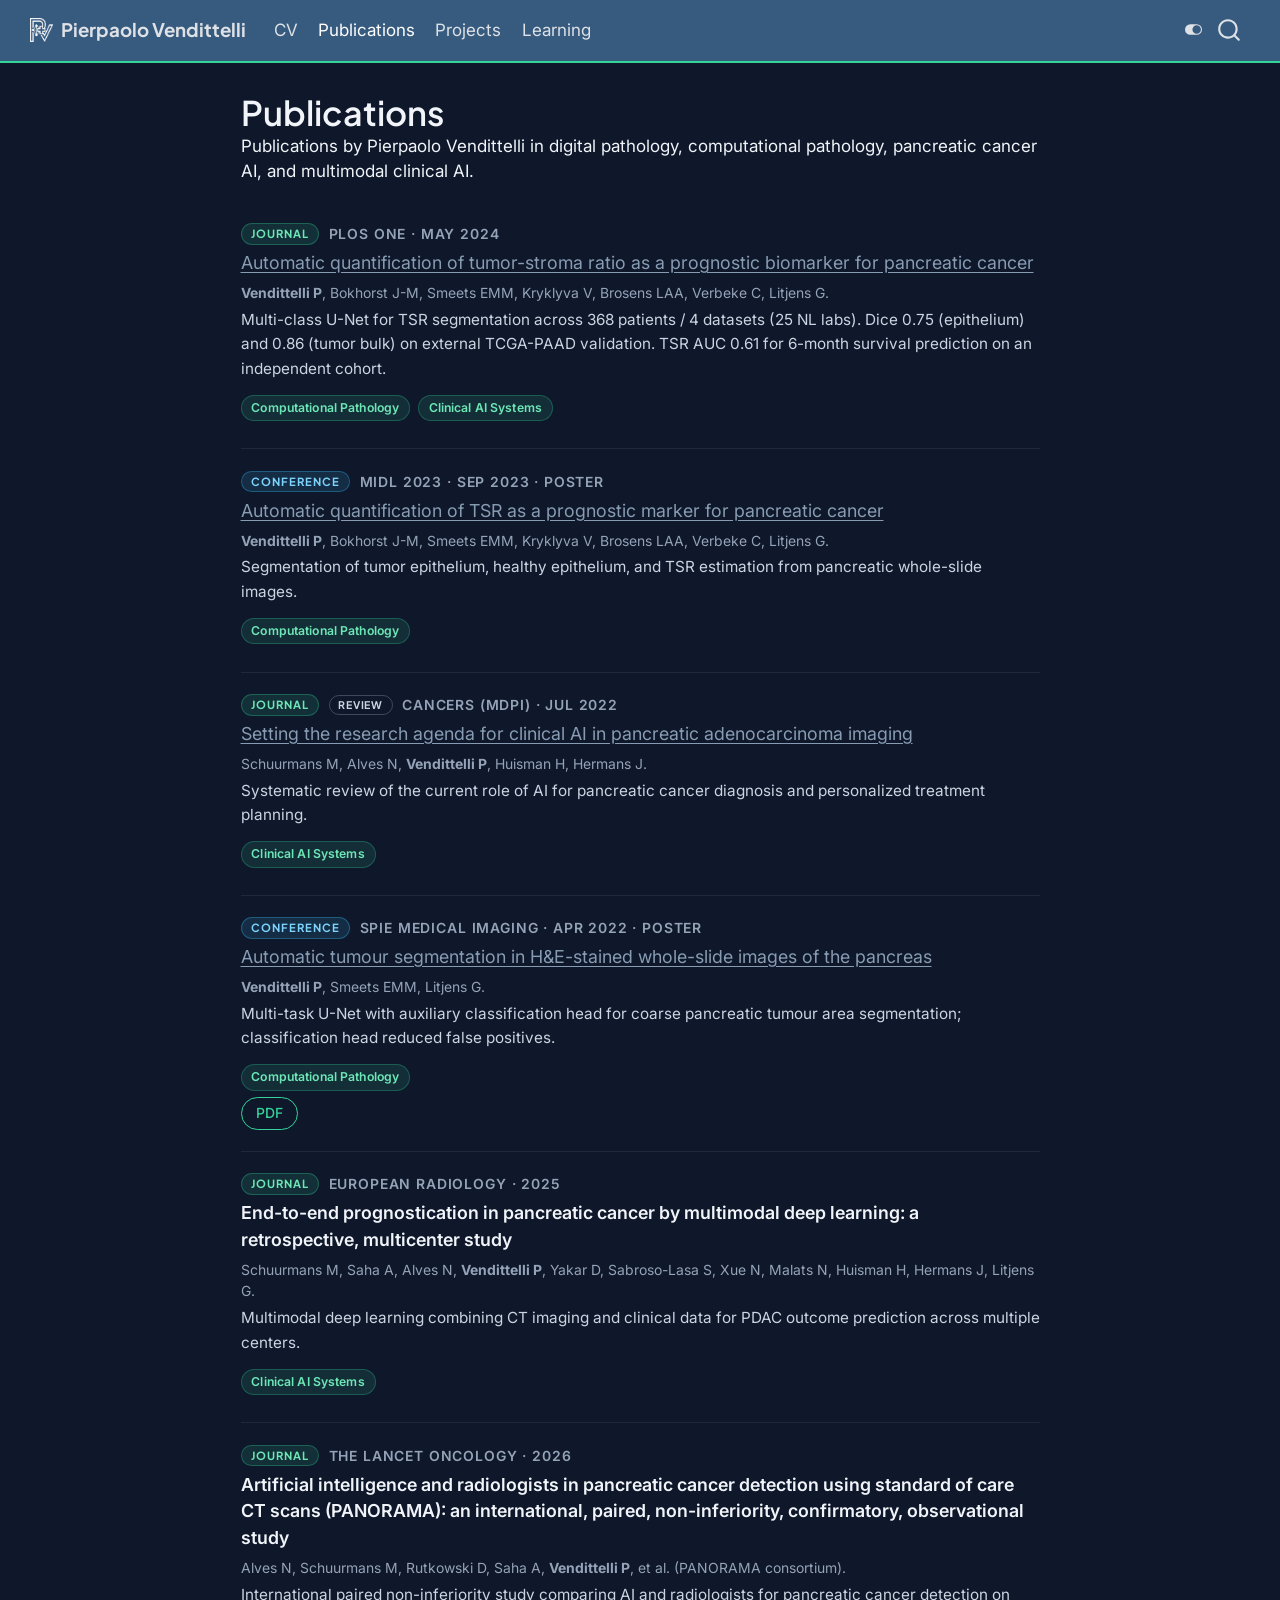
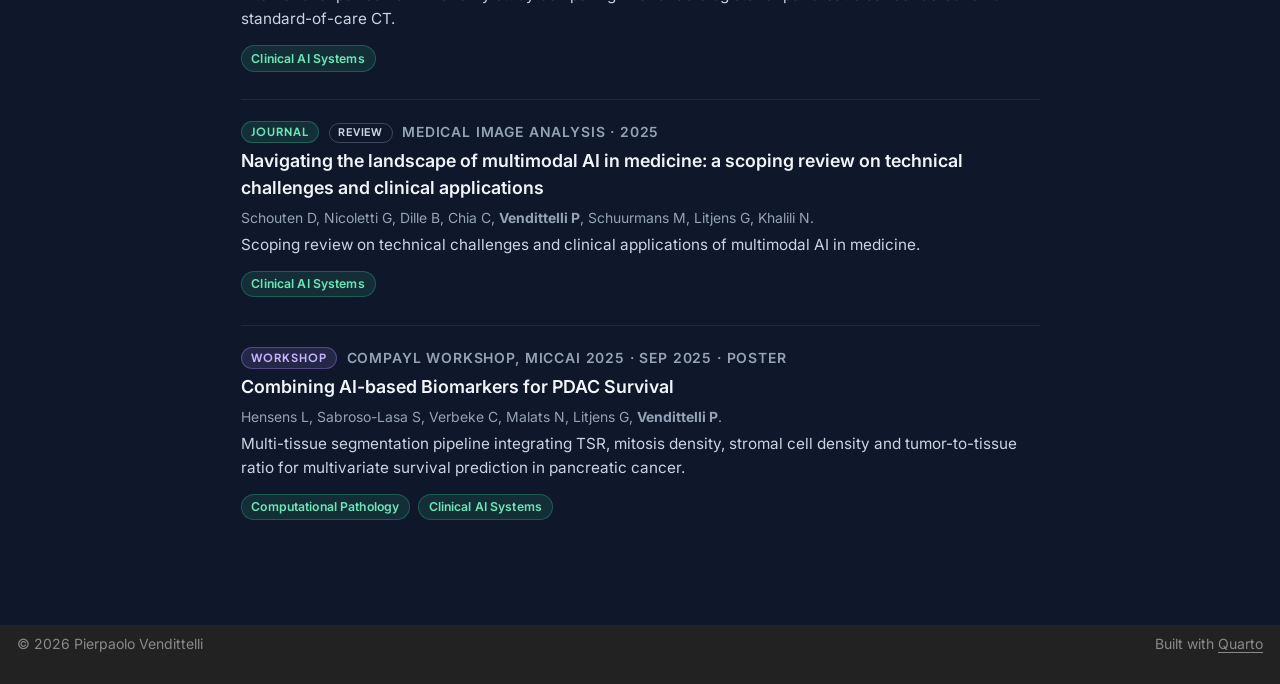
<file: publications.html>
<!DOCTYPE html>
<html xmlns="http://www.w3.org/1999/xhtml" lang="en" xml:lang="en"><head>

<meta charset="utf-8">
<meta name="generator" content="quarto-1.9.37">

<meta name="viewport" content="width=device-width, initial-scale=1.0, user-scalable=yes">

<meta name="description" content="Publications by Pierpaolo Vendittelli in digital pathology, computational pathology, pancreatic cancer AI, and multimodal clinical AI.">

<title>Publications – Pierpaolo Vendittelli</title>
<style>
/* Default styles provided by pandoc.
** See https://pandoc.org/MANUAL.html#variables-for-html for config info.
*/
code{white-space: pre-wrap;}
span.smallcaps{font-variant: small-caps;}
div.columns{display: flex; gap: min(4vw, 1.5em);}
div.column{flex: auto; overflow-x: auto;}
div.hanging-indent{margin-left: 1.5em; text-indent: -1.5em;}
ul.task-list{list-style: none;}
ul.task-list li input[type="checkbox"] {
  width: 0.8em;
  margin: 0 0.8em 0.2em -1em; /* quarto-specific, see https://github.com/quarto-dev/quarto-cli/issues/4556 */ 
  vertical-align: middle;
}
</style>


<script src="site_libs/quarto-nav/quarto-nav.js"></script>
<script src="site_libs/quarto-nav/headroom.min.js"></script>
<script src="site_libs/clipboard/clipboard.min.js"></script>
<script src="site_libs/quarto-search/autocomplete.umd.js"></script>
<script src="site_libs/quarto-search/fuse.min.js"></script>
<script src="site_libs/quarto-search/quarto-search.js"></script>
<meta name="quarto:offset" content="./">
<link href="./assets/logo.png" rel="icon" type="image/png">
<script src="site_libs/quarto-html/quarto.js" type="module"></script>
<script src="site_libs/quarto-html/tabsets/tabsets.js" type="module"></script>
<script src="site_libs/quarto-html/popper.min.js"></script>
<script src="site_libs/quarto-html/tippy.umd.min.js"></script>
<script src="site_libs/quarto-html/anchor.min.js"></script>
<link href="site_libs/quarto-html/tippy.css" rel="stylesheet">
<link href="site_libs/quarto-html/quarto-syntax-highlighting-7f8f88aac4f3542376d5c11b86a4c14d.css" rel="stylesheet" class="quarto-color-scheme" id="quarto-text-highlighting-styles">
<link href="site_libs/quarto-html/quarto-syntax-highlighting-dark-d0ae9245876894da5ac7e18953ecc5cc.css" rel="stylesheet" class="quarto-color-scheme quarto-color-alternate" id="quarto-text-highlighting-styles">
<link href="site_libs/quarto-html/quarto-syntax-highlighting-7f8f88aac4f3542376d5c11b86a4c14d.css" rel="stylesheet" class="quarto-color-scheme-extra" id="quarto-text-highlighting-styles">
<script src="site_libs/bootstrap/bootstrap.min.js"></script>
<link href="site_libs/bootstrap/bootstrap-icons.css" rel="stylesheet">
<link href="site_libs/bootstrap/bootstrap-bba5ebae505b5c03f3f0d8040a416a6b.min.css" rel="stylesheet" append-hash="true" class="quarto-color-scheme" id="quarto-bootstrap" data-mode="light">
<link href="site_libs/bootstrap/bootstrap-dark-ef329cdfec84d61f1b09d4029da25417.min.css" rel="stylesheet" append-hash="true" class="quarto-color-scheme quarto-color-alternate" id="quarto-bootstrap" data-mode="dark">
<link href="site_libs/bootstrap/bootstrap-bba5ebae505b5c03f3f0d8040a416a6b.min.css" rel="stylesheet" append-hash="true" class="quarto-color-scheme-extra" id="quarto-bootstrap" data-mode="light">
<script id="quarto-search-options" type="application/json">{
  "location": "navbar",
  "copy-button": false,
  "collapse-after": 3,
  "panel-placement": "end",
  "type": "overlay",
  "limit": 50,
  "keyboard-shortcut": [
    "f",
    "/",
    "s"
  ],
  "show-item-context": false,
  "language": {
    "search-no-results-text": "No results",
    "search-matching-documents-text": "matching documents",
    "search-copy-link-title": "Copy link to search",
    "search-hide-matches-text": "Hide additional matches",
    "search-more-match-text": "more match in this document",
    "search-more-matches-text": "more matches in this document",
    "search-clear-button-title": "Clear",
    "search-text-placeholder": "",
    "search-detached-cancel-button-title": "Cancel",
    "search-submit-button-title": "Submit",
    "search-label": "Search"
  }
}</script>
<script async="" src="https://www.googletagmanager.com/gtag/js?id=G-7EYEDKW974"></script>

<script type="text/javascript">

window.dataLayer = window.dataLayer || [];
function gtag(){dataLayer.push(arguments);}
gtag('js', new Date());
gtag('config', 'G-7EYEDKW974', { 'anonymize_ip': true});
</script>
<style>html{ scroll-behavior: smooth; }</style>
<meta name="robots" content="index,follow,max-image-preview:large,max-snippet:-1,max-video-preview:-1">
<link rel="me" href="https://github.com/PierpaoloV">
<link rel="me" href="https://www.linkedin.com/in/pierpaolo-vendittelli">
<link rel="preconnect" href="https://fonts.googleapis.com">
<link rel="preconnect" href="https://fonts.gstatic.com" crossorigin="">
<link href="https://fonts.googleapis.com/css2?family=Inter:wght@300;400;500;600&amp;family=Plus+Jakarta+Sans:wght@400;500;600;700&amp;family=Roboto+Mono:wght@400;500&amp;display=swap" rel="stylesheet">
<script src="assets/js/theme.js"></script>


<link rel="stylesheet" href="styles.css">
<meta property="og:title" content="Publications – Pierpaolo Vendittelli">
<meta property="og:description" content="Publications by Pierpaolo Vendittelli in digital pathology, computational pathology, pancreatic cancer AI, and multimodal clinical AI.">
<meta property="og:site_name" content="Pierpaolo Vendittelli">
<meta name="twitter:title" content="Publications – Pierpaolo Vendittelli">
<meta name="twitter:description" content="Publications by Pierpaolo Vendittelli in digital pathology, computational pathology, pancreatic cancer AI, and multimodal clinical AI.">
<meta name="twitter:card" content="summary">
<link rel="canonical" href="https://pierpaolov.github.io/publications.html">
</head>

<body class="nav-fixed fullcontent quarto-light"><script id="quarto-html-before-body" type="application/javascript">
    const toggleBodyColorMode = (bsSheetEl) => {
      const mode = bsSheetEl.getAttribute("data-mode");
      const bodyEl = window.document.querySelector("body");
      if (mode === "dark") {
        bodyEl.classList.add("quarto-dark");
        bodyEl.classList.remove("quarto-light");
      } else {
        bodyEl.classList.add("quarto-light");
        bodyEl.classList.remove("quarto-dark");
      }
    }
    const toggleBodyColorPrimary = () => {
      const bsSheetEl = window.document.querySelector("link#quarto-bootstrap:not([rel=disabled-stylesheet])");
      if (bsSheetEl) {
        toggleBodyColorMode(bsSheetEl);
      }
    }
    const setColorSchemeToggle = (alternate) => {
      const toggles = window.document.querySelectorAll('.quarto-color-scheme-toggle');
      for (let i=0; i < toggles.length; i++) {
        const toggle = toggles[i];
        if (toggle) {
          if (alternate) {
            toggle.classList.add("alternate");
          } else {
            toggle.classList.remove("alternate");
          }
        }
      }
    };
    const toggleColorMode = (alternate) => {
      // Switch the stylesheets
      const primaryStylesheets = window.document.querySelectorAll('link.quarto-color-scheme:not(.quarto-color-alternate)');
      const alternateStylesheets = window.document.querySelectorAll('link.quarto-color-scheme.quarto-color-alternate');
      manageTransitions('#quarto-margin-sidebar .nav-link', false);
      if (alternate) {
        // note: dark is layered on light, we don't disable primary!
        enableStylesheet(alternateStylesheets);
        for (const sheetNode of alternateStylesheets) {
          if (sheetNode.id === "quarto-bootstrap") {
            toggleBodyColorMode(sheetNode);
          }
        }
      } else {
        disableStylesheet(alternateStylesheets);
        enableStylesheet(primaryStylesheets)
        toggleBodyColorPrimary();
      }
      manageTransitions('#quarto-margin-sidebar .nav-link', true);
      // Switch the toggles
      setColorSchemeToggle(alternate)
      // Hack to workaround the fact that safari doesn't
      // properly recolor the scrollbar when toggling (#1455)
      if (navigator.userAgent.indexOf('Safari') > 0 && navigator.userAgent.indexOf('Chrome') == -1) {
        manageTransitions("body", false);
        window.scrollTo(0, 1);
        setTimeout(() => {
          window.scrollTo(0, 0);
          manageTransitions("body", true);
        }, 40);
      }
    }
    const disableStylesheet = (stylesheets) => {
      for (let i=0; i < stylesheets.length; i++) {
        const stylesheet = stylesheets[i];
        stylesheet.rel = 'disabled-stylesheet';
      }
    }
    const enableStylesheet = (stylesheets) => {
      for (let i=0; i < stylesheets.length; i++) {
        const stylesheet = stylesheets[i];
        if(stylesheet.rel !== 'stylesheet') { // for Chrome, which will still FOUC without this check
          stylesheet.rel = 'stylesheet';
        }
      }
    }
    const manageTransitions = (selector, allowTransitions) => {
      const els = window.document.querySelectorAll(selector);
      for (let i=0; i < els.length; i++) {
        const el = els[i];
        if (allowTransitions) {
          el.classList.remove('notransition');
        } else {
          el.classList.add('notransition');
        }
      }
    }
    const isFileUrl = () => {
      return window.location.protocol === 'file:';
    }
    const hasAlternateSentinel = () => {
      let styleSentinel = getColorSchemeSentinel();
      if (styleSentinel !== null) {
        return styleSentinel === "alternate";
      } else {
        return false;
      }
    }
    const setStyleSentinel = (alternate) => {
      const value = alternate ? "alternate" : "default";
      if (!isFileUrl()) {
        window.localStorage.setItem("quarto-color-scheme", value);
      } else {
        localAlternateSentinel = value;
      }
    }
    const getColorSchemeSentinel = () => {
      if (!isFileUrl()) {
        const storageValue = window.localStorage.getItem("quarto-color-scheme");
        return storageValue != null ? storageValue : localAlternateSentinel;
      } else {
        return localAlternateSentinel;
      }
    }
    const toggleGiscusIfUsed = (isAlternate, darkModeDefault) => {
      const baseTheme = document.querySelector('#giscus-base-theme')?.value ?? 'light';
      const alternateTheme = document.querySelector('#giscus-alt-theme')?.value ?? 'dark';
      let newTheme = '';
      if(authorPrefersDark) {
        newTheme = isAlternate ? baseTheme : alternateTheme;
      } else {
        newTheme = isAlternate ? alternateTheme : baseTheme;
      }
      const changeGiscusTheme = () => {
        // From: https://github.com/giscus/giscus/issues/336
        const sendMessage = (message) => {
          const iframe = document.querySelector('iframe.giscus-frame');
          if (!iframe) return;
          iframe.contentWindow.postMessage({ giscus: message }, 'https://giscus.app');
        }
        sendMessage({
          setConfig: {
            theme: newTheme
          }
        });
      }
      const isGiscussLoaded = window.document.querySelector('iframe.giscus-frame') !== null;
      if (isGiscussLoaded) {
        changeGiscusTheme();
      }
    };
    const authorPrefersDark = false;
    const darkModeDefault = authorPrefersDark;
      document.querySelector('link#quarto-text-highlighting-styles.quarto-color-scheme-extra').rel = 'disabled-stylesheet';
      document.querySelector('link#quarto-bootstrap.quarto-color-scheme-extra').rel = 'disabled-stylesheet';
    let localAlternateSentinel = darkModeDefault ? 'alternate' : 'default';
    // Dark / light mode switch
    window.quartoToggleColorScheme = () => {
      // Read the current dark / light value
      let toAlternate = !hasAlternateSentinel();
      toggleColorMode(toAlternate);
      setStyleSentinel(toAlternate);
      toggleGiscusIfUsed(toAlternate, darkModeDefault);
      window.dispatchEvent(new Event('resize'));
    };
    // Switch to dark mode if need be
    if (hasAlternateSentinel()) {
      toggleColorMode(true);
    } else {
      toggleColorMode(false);
    }
  </script>

<div id="quarto-search-results"></div>
  <header id="quarto-header" class="headroom fixed-top">
    <nav class="navbar navbar-expand-lg " data-bs-theme="dark">
      <div class="navbar-container container-fluid">
      <div class="navbar-brand-container mx-auto">
    <a href="./index.html" class="navbar-brand navbar-brand-logo">
    <img src="./assets/logo-light.png" alt="" class="navbar-logo light-content">
    <img src="./assets/logo.png" alt="" class="navbar-logo dark-content">
    </a>
    <a class="navbar-brand" href="./index.html">
    <span class="navbar-title">Pierpaolo Vendittelli</span>
    </a>
  </div>
            <div id="quarto-search" class="" title="Search"></div>
          <button class="navbar-toggler" type="button" data-bs-toggle="collapse" data-bs-target="#navbarCollapse" aria-controls="navbarCollapse" role="menu" aria-expanded="false" aria-label="Toggle navigation" onclick="if (window.quartoToggleHeadroom) { window.quartoToggleHeadroom(); }">
  <span class="navbar-toggler-icon"></span>
</button>
          <div class="collapse navbar-collapse" id="navbarCollapse">
            <ul class="navbar-nav navbar-nav-scroll me-auto">
  <li class="nav-item">
    <a class="nav-link" href="./cv.html"> 
<span class="menu-text">CV</span></a>
  </li>  
  <li class="nav-item">
    <a class="nav-link active" href="./publications.html" aria-current="page"> 
<span class="menu-text">Publications</span></a>
  </li>  
  <li class="nav-item">
    <a class="nav-link" href="./projects.html"> 
<span class="menu-text">Projects</span></a>
  </li>  
  <li class="nav-item">
    <a class="nav-link" href="./learning.html"> 
<span class="menu-text">Learning</span></a>
  </li>  
</ul>
          </div> <!-- /navcollapse -->
            <div class="quarto-navbar-tools">
  <a href="" class="quarto-color-scheme-toggle quarto-navigation-tool  px-1" onclick="window.quartoToggleColorScheme(); return false;" title="Toggle dark mode"><i class="bi"></i></a>
</div>
      </div> <!-- /container-fluid -->
    </nav>
</header>
<!-- content -->
<div id="quarto-content" class="quarto-container page-columns page-rows-contents page-layout-article page-navbar">
<!-- sidebar -->
<!-- margin-sidebar -->
    
<!-- main -->
<main class="content" id="quarto-document-content">


<header id="title-block-header" class="quarto-title-block default">
<div class="quarto-title">
<h1 class="title">Publications</h1>
</div>

<div>
  <div class="description">
    Publications by Pierpaolo Vendittelli in digital pathology, computational pathology, pancreatic cancer AI, and multimodal clinical AI.
  </div>
</div>


<div class="quarto-title-meta">

    
  
    
  </div>
  


</header>


<div id="publications-root">

</div>
<script type="module" src="assets/js/pages/publications.js"></script>



</main> <!-- /main -->
<script id="quarto-html-after-body" type="application/javascript">
  window.document.addEventListener("DOMContentLoaded", function (event) {
    // Ensure there is a toggle, if there isn't float one in the top right
    if (window.document.querySelector('.quarto-color-scheme-toggle') === null) {
      const a = window.document.createElement('a');
      a.classList.add('top-right');
      a.classList.add('quarto-color-scheme-toggle');
      a.href = "";
      a.onclick = function() { try { window.quartoToggleColorScheme(); } catch {} return false; };
      const i = window.document.createElement("i");
      i.classList.add('bi');
      a.appendChild(i);
      window.document.body.appendChild(a);
    }
    setColorSchemeToggle(hasAlternateSentinel())
    const icon = "";
    const anchorJS = new window.AnchorJS();
    anchorJS.options = {
      placement: 'right',
      icon: icon
    };
    anchorJS.add('.anchored');
    const isCodeAnnotation = (el) => {
      for (const clz of el.classList) {
        if (clz.startsWith('code-annotation-')) {                     
          return true;
        }
      }
      return false;
    }
    const onCopySuccess = function(e) {
      // button target
      const button = e.trigger;
      // don't keep focus
      button.blur();
      // flash "checked"
      button.classList.add('code-copy-button-checked');
      var currentTitle = button.getAttribute("title");
      button.setAttribute("title", "Copied!");
      let tooltip;
      if (window.bootstrap) {
        button.setAttribute("data-bs-toggle", "tooltip");
        button.setAttribute("data-bs-placement", "left");
        button.setAttribute("data-bs-title", "Copied!");
        tooltip = new bootstrap.Tooltip(button, 
          { trigger: "manual", 
            customClass: "code-copy-button-tooltip",
            offset: [0, -8]});
        tooltip.show();    
      }
      setTimeout(function() {
        if (tooltip) {
          tooltip.hide();
          button.removeAttribute("data-bs-title");
          button.removeAttribute("data-bs-toggle");
          button.removeAttribute("data-bs-placement");
        }
        button.setAttribute("title", currentTitle);
        button.classList.remove('code-copy-button-checked');
      }, 1000);
      // clear code selection
      e.clearSelection();
    }
    const getTextToCopy = function(trigger) {
      const outerScaffold = trigger.parentElement.cloneNode(true);
      const codeEl = outerScaffold.querySelector('code');
      for (const childEl of codeEl.children) {
        if (isCodeAnnotation(childEl)) {
          childEl.remove();
        }
      }
      return codeEl.innerText;
    }
    const clipboard = new window.ClipboardJS('.code-copy-button:not([data-in-quarto-modal])', {
      text: getTextToCopy
    });
    clipboard.on('success', onCopySuccess);
    if (window.document.getElementById('quarto-embedded-source-code-modal')) {
      const clipboardModal = new window.ClipboardJS('.code-copy-button[data-in-quarto-modal]', {
        text: getTextToCopy,
        container: window.document.getElementById('quarto-embedded-source-code-modal')
      });
      clipboardModal.on('success', onCopySuccess);
    }
      var localhostRegex = new RegExp(/^(?:http|https):\/\/localhost\:?[0-9]*\//);
      var mailtoRegex = new RegExp(/^mailto:/);
        var filterRegex = new RegExp("https:\/\/pierpaolov\.github\.io");
      var isInternal = (href) => {
          return filterRegex.test(href) || localhostRegex.test(href) || mailtoRegex.test(href);
      }
      // Inspect non-navigation links and adorn them if external
     var links = window.document.querySelectorAll('a[href]:not(.nav-link):not(.navbar-brand):not(.toc-action):not(.sidebar-link):not(.sidebar-item-toggle):not(.pagination-link):not(.no-external):not([aria-hidden]):not(.dropdown-item):not(.quarto-navigation-tool):not(.about-link)');
      for (var i=0; i<links.length; i++) {
        const link = links[i];
        if (!isInternal(link.href)) {
          // undo the damage that might have been done by quarto-nav.js in the case of
          // links that we want to consider external
          if (link.dataset.originalHref !== undefined) {
            link.href = link.dataset.originalHref;
          }
            // target, if specified
            link.setAttribute("target", "_blank");
            if (link.getAttribute("rel") === null) {
              link.setAttribute("rel", "noopener");
            }
        }
      }
    function tippyHover(el, contentFn, onTriggerFn, onUntriggerFn) {
      const config = {
        allowHTML: true,
        maxWidth: 500,
        delay: 100,
        arrow: false,
        appendTo: function(el) {
            return el.parentElement;
        },
        interactive: true,
        interactiveBorder: 10,
        theme: 'quarto',
        placement: 'bottom-start',
      };
      if (contentFn) {
        config.content = contentFn;
      }
      if (onTriggerFn) {
        config.onTrigger = onTriggerFn;
      }
      if (onUntriggerFn) {
        config.onUntrigger = onUntriggerFn;
      }
      window.tippy(el, config); 
    }
    const noterefs = window.document.querySelectorAll('a[role="doc-noteref"]');
    for (var i=0; i<noterefs.length; i++) {
      const ref = noterefs[i];
      tippyHover(ref, function() {
        // use id or data attribute instead here
        let href = ref.getAttribute('data-footnote-href') || ref.getAttribute('href');
        try { href = new URL(href).hash; } catch {}
        const id = href.replace(/^#\/?/, "");
        const note = window.document.getElementById(id);
        if (note) {
          return note.innerHTML;
        } else {
          return "";
        }
      });
    }
    const xrefs = window.document.querySelectorAll('a.quarto-xref');
    const processXRef = (id, note) => {
      // Strip column container classes
      const stripColumnClz = (el) => {
        el.classList.remove("page-full", "page-columns");
        if (el.children) {
          for (const child of el.children) {
            stripColumnClz(child);
          }
        }
      }
      stripColumnClz(note)
      if (id === null || id.startsWith('sec-')) {
        // Special case sections, only their first couple elements
        const container = document.createElement("div");
        if (note.children && note.children.length > 2) {
          container.appendChild(note.children[0].cloneNode(true));
          for (let i = 1; i < note.children.length; i++) {
            const child = note.children[i];
            if (child.tagName === "P" && child.innerText === "") {
              continue;
            } else {
              container.appendChild(child.cloneNode(true));
              break;
            }
          }
          if (window.Quarto?.typesetMath) {
            window.Quarto.typesetMath(container);
          }
          return container.innerHTML
        } else {
          if (window.Quarto?.typesetMath) {
            window.Quarto.typesetMath(note);
          }
          return note.innerHTML;
        }
      } else {
        // Remove any anchor links if they are present
        const anchorLink = note.querySelector('a.anchorjs-link');
        if (anchorLink) {
          anchorLink.remove();
        }
        if (window.Quarto?.typesetMath) {
          window.Quarto.typesetMath(note);
        }
        if (note.classList.contains("callout")) {
          return note.outerHTML;
        } else {
          return note.innerHTML;
        }
      }
    }
    for (var i=0; i<xrefs.length; i++) {
      const xref = xrefs[i];
      tippyHover(xref, undefined, function(instance) {
        instance.disable();
        let url = xref.getAttribute('href');
        let hash = undefined; 
        if (url.startsWith('#')) {
          hash = url;
        } else {
          try { hash = new URL(url).hash; } catch {}
        }
        if (hash) {
          const id = hash.replace(/^#\/?/, "");
          const note = window.document.getElementById(id);
          if (note !== null) {
            try {
              const html = processXRef(id, note.cloneNode(true));
              instance.setContent(html);
            } finally {
              instance.enable();
              instance.show();
            }
          } else {
            // See if we can fetch this
            fetch(url.split('#')[0])
            .then(res => res.text())
            .then(html => {
              const parser = new DOMParser();
              const htmlDoc = parser.parseFromString(html, "text/html");
              const note = htmlDoc.getElementById(id);
              if (note !== null) {
                const html = processXRef(id, note);
                instance.setContent(html);
              } 
            }).finally(() => {
              instance.enable();
              instance.show();
            });
          }
        } else {
          // See if we can fetch a full url (with no hash to target)
          // This is a special case and we should probably do some content thinning / targeting
          fetch(url)
          .then(res => res.text())
          .then(html => {
            const parser = new DOMParser();
            const htmlDoc = parser.parseFromString(html, "text/html");
            const note = htmlDoc.querySelector('main.content');
            if (note !== null) {
              // This should only happen for chapter cross references
              // (since there is no id in the URL)
              // remove the first header
              if (note.children.length > 0 && note.children[0].tagName === "HEADER") {
                note.children[0].remove();
              }
              const html = processXRef(null, note);
              instance.setContent(html);
            } 
          }).finally(() => {
            instance.enable();
            instance.show();
          });
        }
      }, function(instance) {
      });
    }
        let selectedAnnoteEl;
        const selectorForAnnotation = ( cell, annotation) => {
          let cellAttr = 'data-code-cell="' + cell + '"';
          let lineAttr = 'data-code-annotation="' +  annotation + '"';
          const selector = 'span[' + cellAttr + '][' + lineAttr + ']';
          return selector;
        }
        const selectCodeLines = (annoteEl) => {
          const doc = window.document;
          const targetCell = annoteEl.getAttribute("data-target-cell");
          const targetAnnotation = annoteEl.getAttribute("data-target-annotation");
          const annoteSpan = window.document.querySelector(selectorForAnnotation(targetCell, targetAnnotation));
          const lines = annoteSpan.getAttribute("data-code-lines").split(",");
          const lineIds = lines.map((line) => {
            return targetCell + "-" + line;
          })
          let top = null;
          let height = null;
          let parent = null;
          if (lineIds.length > 0) {
              //compute the position of the single el (top and bottom and make a div)
              const el = window.document.getElementById(lineIds[0]);
              top = el.offsetTop;
              height = el.offsetHeight;
              parent = el.parentElement.parentElement;
            if (lineIds.length > 1) {
              const lastEl = window.document.getElementById(lineIds[lineIds.length - 1]);
              const bottom = lastEl.offsetTop + lastEl.offsetHeight;
              height = bottom - top;
            }
            if (top !== null && height !== null && parent !== null) {
              // cook up a div (if necessary) and position it 
              let div = window.document.getElementById("code-annotation-line-highlight");
              if (div === null) {
                div = window.document.createElement("div");
                div.setAttribute("id", "code-annotation-line-highlight");
                div.style.position = 'absolute';
                parent.appendChild(div);
              }
              div.style.top = top - 2 + "px";
              div.style.height = height + 4 + "px";
              div.style.left = 0;
              let gutterDiv = window.document.getElementById("code-annotation-line-highlight-gutter");
              if (gutterDiv === null) {
                gutterDiv = window.document.createElement("div");
                gutterDiv.setAttribute("id", "code-annotation-line-highlight-gutter");
                gutterDiv.style.position = 'absolute';
                const codeCell = window.document.getElementById(targetCell);
                const gutter = codeCell.querySelector('.code-annotation-gutter');
                gutter.appendChild(gutterDiv);
              }
              gutterDiv.style.top = top - 2 + "px";
              gutterDiv.style.height = height + 4 + "px";
            }
            selectedAnnoteEl = annoteEl;
          }
        };
        const unselectCodeLines = () => {
          const elementsIds = ["code-annotation-line-highlight", "code-annotation-line-highlight-gutter"];
          elementsIds.forEach((elId) => {
            const div = window.document.getElementById(elId);
            if (div) {
              div.remove();
            }
          });
          selectedAnnoteEl = undefined;
        };
          // Handle positioning of the toggle
      window.addEventListener(
        "resize",
        throttle(() => {
          elRect = undefined;
          if (selectedAnnoteEl) {
            selectCodeLines(selectedAnnoteEl);
          }
        }, 10)
      );
      function throttle(fn, ms) {
      let throttle = false;
      let timer;
        return (...args) => {
          if(!throttle) { // first call gets through
              fn.apply(this, args);
              throttle = true;
          } else { // all the others get throttled
              if(timer) clearTimeout(timer); // cancel #2
              timer = setTimeout(() => {
                fn.apply(this, args);
                timer = throttle = false;
              }, ms);
          }
        };
      }
        // Attach click handler to the DT
        const annoteDls = window.document.querySelectorAll('dt[data-target-cell]');
        for (const annoteDlNode of annoteDls) {
          annoteDlNode.addEventListener('click', (event) => {
            const clickedEl = event.target;
            if (clickedEl !== selectedAnnoteEl) {
              unselectCodeLines();
              const activeEl = window.document.querySelector('dt[data-target-cell].code-annotation-active');
              if (activeEl) {
                activeEl.classList.remove('code-annotation-active');
              }
              selectCodeLines(clickedEl);
              clickedEl.classList.add('code-annotation-active');
            } else {
              // Unselect the line
              unselectCodeLines();
              clickedEl.classList.remove('code-annotation-active');
            }
          });
        }
    const findCites = (el) => {
      const parentEl = el.parentElement;
      if (parentEl) {
        const cites = parentEl.dataset.cites;
        if (cites) {
          return {
            el,
            cites: cites.split(' ')
          };
        } else {
          return findCites(el.parentElement)
        }
      } else {
        return undefined;
      }
    };
    var bibliorefs = window.document.querySelectorAll('a[role="doc-biblioref"]');
    for (var i=0; i<bibliorefs.length; i++) {
      const ref = bibliorefs[i];
      const citeInfo = findCites(ref);
      if (citeInfo) {
        tippyHover(citeInfo.el, function() {
          var popup = window.document.createElement('div');
          citeInfo.cites.forEach(function(cite) {
            var citeDiv = window.document.createElement('div');
            citeDiv.classList.add('hanging-indent');
            citeDiv.classList.add('csl-entry');
            var biblioDiv = window.document.getElementById('ref-' + cite);
            if (biblioDiv) {
              citeDiv.innerHTML = biblioDiv.innerHTML;
            }
            popup.appendChild(citeDiv);
          });
          return popup.innerHTML;
        });
      }
    }
  });
  </script>
</div> <!-- /content -->
<footer class="footer">
  <div class="nav-footer">
    <div class="nav-footer-left">
<p>© 2026 Pierpaolo Vendittelli</p>
</div>   
    <div class="nav-footer-center">
      &nbsp;
    </div>
    <div class="nav-footer-right">
<p>Built with <a href="https://quarto.org">Quarto</a></p>
</div>
  </div>
</footer>




<script src="site_libs/quarto-html/zenscroll-min.js"></script>
</body></html>
</file>
<file: site_libs/quarto-html/tippy.css>
.tippy-box[data-animation=fade][data-state=hidden]{opacity:0}[data-tippy-root]{max-width:calc(100vw - 10px)}.tippy-box{position:relative;background-color:#333;color:#fff;border-radius:4px;font-size:14px;line-height:1.4;white-space:normal;outline:0;transition-property:transform,visibility,opacity}.tippy-box[data-placement^=top]>.tippy-arrow{bottom:0}.tippy-box[data-placement^=top]>.tippy-arrow:before{bottom:-7px;left:0;border-width:8px 8px 0;border-top-color:initial;transform-origin:center top}.tippy-box[data-placement^=bottom]>.tippy-arrow{top:0}.tippy-box[data-placement^=bottom]>.tippy-arrow:before{top:-7px;left:0;border-width:0 8px 8px;border-bottom-color:initial;transform-origin:center bottom}.tippy-box[data-placement^=left]>.tippy-arrow{right:0}.tippy-box[data-placement^=left]>.tippy-arrow:before{border-width:8px 0 8px 8px;border-left-color:initial;right:-7px;transform-origin:center left}.tippy-box[data-placement^=right]>.tippy-arrow{left:0}.tippy-box[data-placement^=right]>.tippy-arrow:before{left:-7px;border-width:8px 8px 8px 0;border-right-color:initial;transform-origin:center right}.tippy-box[data-inertia][data-state=visible]{transition-timing-function:cubic-bezier(.54,1.5,.38,1.11)}.tippy-arrow{width:16px;height:16px;color:#333}.tippy-arrow:before{content:"";position:absolute;border-color:transparent;border-style:solid}.tippy-content{position:relative;padding:5px 9px;z-index:1}
</file>
<file: site_libs/quarto-html/quarto-syntax-highlighting-7f8f88aac4f3542376d5c11b86a4c14d.css>
/* quarto syntax highlight colors */
:root {
  --quarto-hl-ot-color: #003B4F;
  --quarto-hl-at-color: #657422;
  --quarto-hl-ss-color: #20794D;
  --quarto-hl-an-color: #5E5E5E;
  --quarto-hl-fu-color: #4758AB;
  --quarto-hl-st-color: #20794D;
  --quarto-hl-cf-color: #003B4F;
  --quarto-hl-op-color: #5E5E5E;
  --quarto-hl-er-color: #AD0000;
  --quarto-hl-bn-color: #AD0000;
  --quarto-hl-al-color: #AD0000;
  --quarto-hl-va-color: #111111;
  --quarto-hl-bu-color: inherit;
  --quarto-hl-ex-color: inherit;
  --quarto-hl-pp-color: #AD0000;
  --quarto-hl-in-color: #5E5E5E;
  --quarto-hl-vs-color: #20794D;
  --quarto-hl-wa-color: #5E5E5E;
  --quarto-hl-do-color: #5E5E5E;
  --quarto-hl-im-color: #00769E;
  --quarto-hl-ch-color: #20794D;
  --quarto-hl-dt-color: #AD0000;
  --quarto-hl-fl-color: #AD0000;
  --quarto-hl-co-color: #5E5E5E;
  --quarto-hl-cv-color: #5E5E5E;
  --quarto-hl-cn-color: #8f5902;
  --quarto-hl-sc-color: #5E5E5E;
  --quarto-hl-dv-color: #AD0000;
  --quarto-hl-kw-color: #003B4F;
}

/* other quarto variables */
:root {
  --quarto-font-monospace: SFMono-Regular, Menlo, Monaco, Consolas, "Liberation Mono", "Courier New", monospace;
}

/* syntax highlight based on Pandoc's rules */
pre > code.sourceCode > span {
  color: #003B4F;
}

code.sourceCode > span {
  color: #003B4F;
}

div.sourceCode,
div.sourceCode pre.sourceCode {
  color: #003B4F;
}

/* Normal */
code span {
  color: #003B4F;
}

/* Alert */
code span.al {
  color: #AD0000;
  font-style: inherit;
}

/* Annotation */
code span.an {
  color: #5E5E5E;
  font-style: inherit;
}

/* Attribute */
code span.at {
  color: #657422;
  font-style: inherit;
}

/* BaseN */
code span.bn {
  color: #AD0000;
  font-style: inherit;
}

/* BuiltIn */
code span.bu {
  font-style: inherit;
}

/* ControlFlow */
code span.cf {
  color: #003B4F;
  font-weight: bold;
  font-style: inherit;
}

/* Char */
code span.ch {
  color: #20794D;
  font-style: inherit;
}

/* Constant */
code span.cn {
  color: #8f5902;
  font-style: inherit;
}

/* Comment */
code span.co {
  color: #5E5E5E;
  font-style: inherit;
}

/* CommentVar */
code span.cv {
  color: #5E5E5E;
  font-style: italic;
}

/* Documentation */
code span.do {
  color: #5E5E5E;
  font-style: italic;
}

/* DataType */
code span.dt {
  color: #AD0000;
  font-style: inherit;
}

/* DecVal */
code span.dv {
  color: #AD0000;
  font-style: inherit;
}

/* Error */
code span.er {
  color: #AD0000;
  font-style: inherit;
}

/* Extension */
code span.ex {
  font-style: inherit;
}

/* Float */
code span.fl {
  color: #AD0000;
  font-style: inherit;
}

/* Function */
code span.fu {
  color: #4758AB;
  font-style: inherit;
}

/* Import */
code span.im {
  color: #00769E;
  font-style: inherit;
}

/* Information */
code span.in {
  color: #5E5E5E;
  font-style: inherit;
}

/* Keyword */
code span.kw {
  color: #003B4F;
  font-weight: bold;
  font-style: inherit;
}

/* Operator */
code span.op {
  color: #5E5E5E;
  font-style: inherit;
}

/* Other */
code span.ot {
  color: #003B4F;
  font-style: inherit;
}

/* Preprocessor */
code span.pp {
  color: #AD0000;
  font-style: inherit;
}

/* SpecialChar */
code span.sc {
  color: #5E5E5E;
  font-style: inherit;
}

/* SpecialString */
code span.ss {
  color: #20794D;
  font-style: inherit;
}

/* String */
code span.st {
  color: #20794D;
  font-style: inherit;
}

/* Variable */
code span.va {
  color: #111111;
  font-style: inherit;
}

/* VerbatimString */
code span.vs {
  color: #20794D;
  font-style: inherit;
}

/* Warning */
code span.wa {
  color: #5E5E5E;
  font-style: italic;
}

.prevent-inlining {
  content: "</";
}

/*# sourceMappingURL=789ad8cd35626ba772517505b42a116e.css.map */
</file>
<file: site_libs/quarto-html/quarto-syntax-highlighting-dark-d0ae9245876894da5ac7e18953ecc5cc.css>
/* quarto syntax highlight colors */
:root {
  --quarto-hl-al-color: #f07178;
  --quarto-hl-an-color: #d4d0ab;
  --quarto-hl-at-color: #00e0e0;
  --quarto-hl-bn-color: #d4d0ab;
  --quarto-hl-bu-color: #abe338;
  --quarto-hl-ch-color: #abe338;
  --quarto-hl-co-color: #f8f8f2;
  --quarto-hl-cv-color: #ffd700;
  --quarto-hl-cn-color: #ffd700;
  --quarto-hl-cf-color: #ffa07a;
  --quarto-hl-dt-color: #ffa07a;
  --quarto-hl-dv-color: #d4d0ab;
  --quarto-hl-do-color: #f8f8f2;
  --quarto-hl-er-color: #f07178;
  --quarto-hl-ex-color: #00e0e0;
  --quarto-hl-fl-color: #d4d0ab;
  --quarto-hl-fu-color: #ffa07a;
  --quarto-hl-im-color: #abe338;
  --quarto-hl-in-color: #d4d0ab;
  --quarto-hl-kw-color: #ffa07a;
  --quarto-hl-op-color: #ffa07a;
  --quarto-hl-ot-color: #00e0e0;
  --quarto-hl-pp-color: #dcc6e0;
  --quarto-hl-re-color: #00e0e0;
  --quarto-hl-sc-color: #abe338;
  --quarto-hl-ss-color: #abe338;
  --quarto-hl-st-color: #abe338;
  --quarto-hl-va-color: #00e0e0;
  --quarto-hl-vs-color: #abe338;
  --quarto-hl-wa-color: #dcc6e0;
}

/* other quarto variables */
:root {
  --quarto-font-monospace: SFMono-Regular, Menlo, Monaco, Consolas, "Liberation Mono", "Courier New", monospace;
}

/* syntax highlight based on Pandoc's rules */
pre > code.sourceCode > span {
  color: #f8f8f2;
}

code.sourceCode > span {
  color: #f8f8f2;
}

div.sourceCode,
div.sourceCode pre.sourceCode {
  color: #f8f8f2;
}

/* Normal */
code span {
  color: #f8f8f2;
}

/* Alert */
code span.al {
  color: #f07178;
}

/* Annotation */
code span.an {
  color: #d4d0ab;
}

/* Attribute */
code span.at {
  color: #00e0e0;
}

/* BaseN */
code span.bn {
  color: #d4d0ab;
}

/* BuiltIn */
code span.bu {
  color: #abe338;
}

/* ControlFlow */
code span.cf {
  font-weight: bold;
  color: #ffa07a;
}

/* Char */
code span.ch {
  color: #abe338;
}

/* Constant */
code span.cn {
  color: #ffd700;
}

/* Comment */
code span.co {
  font-style: italic;
  color: #f8f8f2;
}

/* CommentVar */
code span.cv {
  color: #ffd700;
}

/* Documentation */
code span.do {
  color: #f8f8f2;
}

/* DataType */
code span.dt {
  color: #ffa07a;
}

/* DecVal */
code span.dv {
  color: #d4d0ab;
}

/* Error */
code span.er {
  color: #f07178;
  text-decoration: underline;
}

/* Extension */
code span.ex {
  font-weight: bold;
  color: #00e0e0;
}

/* Float */
code span.fl {
  color: #d4d0ab;
}

/* Function */
code span.fu {
  color: #ffa07a;
}

/* Import */
code span.im {
  color: #abe338;
}

/* Information */
code span.in {
  color: #d4d0ab;
}

/* Keyword */
code span.kw {
  font-weight: bold;
  color: #ffa07a;
}

/* Operator */
code span.op {
  color: #ffa07a;
}

/* Other */
code span.ot {
  color: #00e0e0;
}

/* Preprocessor */
code span.pp {
  color: #dcc6e0;
}

/* RegionMarker */
code span.re {
  background-color: #f8f8f2;
  color: #00e0e0;
}

/* SpecialChar */
code span.sc {
  color: #abe338;
}

/* SpecialString */
code span.ss {
  color: #abe338;
}

/* String */
code span.st {
  color: #abe338;
}

/* Variable */
code span.va {
  color: #00e0e0;
}

/* VerbatimString */
code span.vs {
  color: #abe338;
}

/* Warning */
code span.wa {
  color: #dcc6e0;
}

.prevent-inlining {
  content: "</";
}

/*# sourceMappingURL=e2dac9153eaf3c552d5043f9565d03d7.css.map */
</file>
<file: styles.css>
/* ─── Learning page theme variables ───────────────────────────────────────── */
/* CSS custom properties consumed by the learning dashboard module.
   Both the light defaults (:root) and dark overrides live in one place so the
   rendered HTML adapts to theme without hardcoded hex values bleeding in. */

:root {
  --lp-panel-bg: #ffffff;
  --lp-panel-soft: #f9fafb;
  --lp-panel-muted: #f8fafc;
  --lp-border: #e5e7eb;
  --lp-border-soft: #f3f4f6;
  --lp-text: #111827;
  --lp-text-soft: #374151;
  --lp-text-muted: #6b7280;
  --lp-text-faint: #9ca3af;
  --lp-status-empty: #d1d5db;
  --lp-progress-bg: #e5e7eb;
  --lp-accent: #059669;
  --lp-accent-soft: #34d399;
  --lp-shadow: 0 1px 4px rgba(0,0,0,0.06);
}

/* ─── Base typography ─────────────────────────────────────────────────────── */

body {
  font-family: 'Inter', sans-serif;
  font-weight: 400;
  color: #1e293b;
  overflow-x: hidden;
}

h1, h2, h3, h4, h5, h6 {
  font-family: 'Plus Jakarta Sans', sans-serif;
  font-weight: 600;
}

/* ─── Navbar ──────────────────────────────────────────────────────────────── */

.navbar {
  --bs-navbar-padding-y: 0.5rem;
  border-bottom: 2px solid #059669;
}

.navbar-brand {
  font-family: 'Plus Jakarta Sans', sans-serif;
  font-weight: 700;
  font-size: 1.1rem;
}

/* Hide the title block only on the homepage, which uses the custom hero */
.page-home .quarto-title-block {
  display: none;
}

/* ─── Hero ────────────────────────────────────────────────────────────────── */

.hero {
  border-bottom: 1px solid #e2e8f0;
  position: relative;
  overflow: hidden;
  isolation: isolate;
}

/* Atmospheric gradient mesh — blurred radial layers that sit behind all
   hero content (z-index:-1). Uses brand emerald + sky-blue at low alpha so
   the section gains depth without fighting the text. */
.hero::before {
  content: "";
  position: absolute;
  inset: -10% -5%;
  z-index: -1;
  pointer-events: none;
  background:
    radial-gradient(55% 45% at 18% 28%, rgba(5, 150, 105, 0.16), transparent 70%),
    radial-gradient(45% 40% at 88% 72%, rgba(14, 165, 233, 0.13), transparent 68%),
    radial-gradient(35% 30% at 62% 8%,  rgba(5, 150, 105, 0.09), transparent 65%);
  filter: blur(8px);
}

/* Flexbox two-column layout — avoids Quarto's section-wrapping issue */
.hero-inner {
  display: flex;
  align-items: center;
  gap: 3rem;
  padding: 4rem 0 3rem;
}

.hero-text {
  flex: 1;
  min-width: 0;
}

.hero-photo {
  flex-shrink: 0;
  text-align: center;
}

.hero-name {
  font-family: 'Plus Jakarta Sans', sans-serif;
  font-size: 3.5rem;
  font-weight: 700;
  line-height: 1.1;
  letter-spacing: -0.02em;
  margin-bottom: 0.5rem;
  background: linear-gradient(110deg, #059669 0%, #0ea5e9 45%, #059669 90%);
  background-size: 250% auto;
  -webkit-background-clip: text;
  -webkit-text-fill-color: transparent;
  background-clip: text;
  color: #059669;
  animation: hero-gradient-drift 10s ease-in-out infinite;
}

@keyframes hero-gradient-drift {
  0%, 100% { background-position: 0% 50%; }
  50% { background-position: 100% 50%; }
}

.hero .subtitle {
  font-size: 1.2rem;
  color: #059669;
  font-weight: 500;
  margin-bottom: 1rem;
  letter-spacing: -0.005em;
}

.hero .location {
  color: #64748b;
  font-size: 0.95rem;
  margin-bottom: 1.5rem;
}

.hero p {
  font-size: 1.05rem;
  line-height: 1.75;
  color: #374151;
}

.hero-open-to {
  margin-top: 0.4rem;
}

/* ─── Profile photo ───────────────────────────────────────────────────────── */

.profile-photo {
  width: 180px;
  height: 180px;
  border-radius: 50%;
  object-fit: cover;
  border: 3px solid #059669;
  box-shadow: 0 0 0 6px rgba(5, 150, 105, 0.12), 0 8px 24px rgba(0,0,0,0.1);
  display: block;
  margin: 0 auto;
  transition: transform 0.3s ease, box-shadow 0.3s ease;
}

.profile-photo:hover {
  transform: scale(1.04);
  box-shadow: 0 0 0 8px rgba(5, 150, 105, 0.2), 0 12px 32px rgba(0,0,0,0.15);
}

/* ─── CTA buttons (pill shape) ────────────────────────────────────────────── */

.cta-buttons {
  margin-top: 1.5rem;
  display: flex;
  gap: 0.75rem;
  flex-wrap: wrap;
  align-items: center;
}

.btn-primary-custom {
  background-color: #059669;
  color: white;
  padding: 0.55rem 1.4rem;
  border-radius: 999px;
  text-decoration: none;
  font-weight: 500;
  font-size: 0.95rem;
  border: 2px solid #059669;
  transition: all 0.2s ease;
  display: inline-block;
}

.btn-primary-custom:hover {
  background-color: #047857;
  border-color: #047857;
  color: white;
  text-decoration: none;
  transform: translateY(-2px);
  box-shadow: 0 6px 16px rgba(5, 150, 105, 0.35);
}

.btn-secondary-custom {
  background-color: transparent;
  color: #059669;
  padding: 0.55rem 1.4rem;
  border-radius: 999px;
  text-decoration: none;
  font-weight: 500;
  font-size: 0.95rem;
  border: 2px solid #059669;
  transition: all 0.2s ease;
  display: inline-block;
}

.btn-secondary-custom:hover {
  background-color: #059669;
  color: white;
  text-decoration: none;
  transform: translateY(-2px);
  box-shadow: 0 6px 16px rgba(5, 150, 105, 0.35);
}

.hero-links {
  display: flex;
  align-items: center;
  gap: 0.55rem;
  flex-wrap: wrap;
}

.hero-icon-link {
  width: 42px;
  height: 42px;
  border-radius: 999px;
  border: 2px solid rgba(5, 150, 105, 0.35);
  color: #059669;
  display: inline-flex;
  align-items: center;
  justify-content: center;
  text-decoration: none;
  background: rgba(5, 150, 105, 0.06);
  transition: transform 0.2s ease, box-shadow 0.2s ease, background-color 0.2s ease, border-color 0.2s ease, color 0.2s ease;
}

.hero-icon-link i {
  font-size: 1.2rem;
  line-height: 1;
}

.hero-icon-link svg {
  width: 1.2rem;
  height: 1.2rem;
  display: block;
}

.hero-icon-link:hover {
  color: white;
  background-color: #059669;
  border-color: #059669;
  transform: translateY(-2px);
  box-shadow: 0 6px 16px rgba(5, 150, 105, 0.28);
  text-decoration: none;
}

/* ─── Shared page modules ─────────────────────────────────────────────────── */

.site-shell {
  width: 100%;
}

.section-stack {
  display: grid;
  gap: 2rem;
}

.page-section {
  padding: 2.2rem 0 0;
}

.section-heading {
  margin: 0 0 1.4rem;
  font-family: 'Plus Jakarta Sans', sans-serif;
  font-size: 1.5rem;
  font-weight: 700;
  letter-spacing: -0.02em;
  color: #1e293b;
}

.loading-state,
.error-state {
  margin: 0;
  padding: 1rem 0;
  color: #64748b;
  font-size: 0.98rem;
}

.resume-links,
.record-actions {
  display: flex;
  gap: 0.65rem;
  flex-wrap: wrap;
  align-items: center;
}

.resume-links {
  margin-bottom: 0.25rem;
}

.record-taxonomy {
  display: flex;
  flex-wrap: wrap;
  gap: 0.45rem;
  margin: 0.8rem 0 0.35rem;
}

.topic-badge {
  display: inline-flex;
  align-items: center;
  border-radius: 999px;
  background: #ecfdf5;
  color: #065f46;
  border: 1px solid rgba(5, 150, 105, 0.18);
  padding: 0.18rem 0.58rem;
  font-size: 0.72rem;
  font-weight: 600;
  letter-spacing: 0.01em;
}

.record-tech {
  margin: 0.75rem 0 0;
  font-size: 0.88rem;
  line-height: 1.6;
  color: #475569;
}

/* ─── Section cards ───────────────────────────────────────────────────────── */

.section-card {
  background: #f8fafc;
  border-left: 4px solid #059669;
  border-radius: 10px;
  padding: 1.25rem 1.5rem;
  margin-bottom: 1.5rem;
  height: 100%;
  transition: transform 0.2s ease, box-shadow 0.2s ease;
}

.section-card:hover {
  transform: translateY(-3px);
  box-shadow: 0 8px 24px rgba(0,0,0,0.08);
}

.section-card h3 {
  margin-top: 0;
  font-size: 1.05rem;
  color: #059669;
}

/* Icon badge sitting above the card title. Uses currentColor on the SVG so
   the stroke inherits the accent, and a tinted square background for weight. */
.card-icon {
  display: inline-flex;
  align-items: center;
  justify-content: center;
  width: 46px;
  height: 46px;
  border-radius: 12px;
  background: rgba(5, 150, 105, 0.1);
  color: #059669;
  margin-bottom: 0.85rem;
  transition: transform 0.35s ease, background 0.3s ease;
}

.card-icon svg {
  width: 26px;
  height: 26px;
  display: block;
}

.section-card:hover .card-icon {
  transform: rotate(-6deg) scale(1.06);
  background: rgba(5, 150, 105, 0.18);
}

/* ─── Skill badges ────────────────────────────────────────────────────────── */

.skill-badge {
  display: inline-block;
  background: #d1fae5;
  color: #065f46;
  border-radius: 6px;
  padding: 0.2rem 0.65rem;
  font-size: 0.82rem;
  font-family: 'Roboto Mono', monospace;
  font-weight: 500;
  margin: 0.2rem;
}

/* ─── Skill groups (labeled rows of badges) ──────────────────────────────── */

.skill-group {
  display: flex;
  align-items: center;
  gap: 1.1rem;
  margin: 0.55rem 0;
  flex-wrap: wrap;
}

.skill-group-label {
  flex-shrink: 0;
  min-width: 140px;
  font-family: 'Plus Jakarta Sans', sans-serif;
  font-size: 0.72rem;
  font-weight: 700;
  letter-spacing: 0.11em;
  text-transform: uppercase;
  color: #64748b;
  position: relative;
  padding-left: 0.75rem;
}

.skill-group-label::before {
  content: "";
  position: absolute;
  left: 0;
  top: 50%;
  transform: translateY(-50%);
  width: 3px;
  height: 14px;
  background: #059669;
  border-radius: 2px;
}

.skill-group-badges {
  display: flex;
  flex-wrap: wrap;
  gap: 0.3rem;
}

/* ─── Small button modifier ──────────────────────────────────────────────── */
/* Promotes the repeated inline style="font-size:0.85rem;padding:0.25rem 0.75rem"
   on project links to a reusable class. */

.btn-primary-custom.btn-sm,
.btn-secondary-custom.btn-sm {
  font-size: 0.82rem;
  padding: 0.3rem 0.85rem;
  border-width: 1.5px;
}

/* ─── Publication type tags ──────────────────────────────────────────────── */
/* Small colored pill at the start of each .pub-venue so the list becomes
   scannable: journal / conference / review / workshop have distinct hues. */

.pub-type {
  display: inline-block;
  font-family: 'Plus Jakarta Sans', sans-serif;
  font-size: 0.66rem;
  font-weight: 700;
  letter-spacing: 0.09em;
  text-transform: uppercase;
  padding: 0.12rem 0.55rem;
  border-radius: 999px;
  margin-right: 0.55rem;
  vertical-align: 1px;
  line-height: 1.4;
  border: 1px solid transparent;
}

.pub-type-journal {
  background: #d1fae5;
  color: #065f46;
  border-color: rgba(5, 150, 105, 0.22);
}

.pub-type-conference {
  background: #e0f2fe;
  color: #075985;
  border-color: rgba(14, 165, 233, 0.25);
}

/* Outline modifier — pairs with a primary venue tag (e.g. [Journal][Review]).
   Distinguishes article type (review, preprint, …) from venue type. */
.pub-type-review {
  background: transparent;
  color: #475569;
  border: 1.5px solid #cbd5e1;
  font-size: 0.62rem;
  padding: 0.08rem 0.5rem;
  letter-spacing: 0.08em;
}

.pub-type-workshop {
  background: #ede9fe;
  color: #5b21b6;
  border-color: rgba(124, 58, 237, 0.25);
}

/* ─── Publication / project entries ──────────────────────────────────────── */

.pub-entry {
  border-bottom: 1px solid #e2e8f0;
  padding: 1.25rem 0;
}

.pub-entry:last-child {
  border-bottom: none;
}

.pub-venue {
  font-size: 0.82rem;
  color: #64748b;
  font-weight: 600;
  text-transform: uppercase;
  letter-spacing: 0.06em;
}

.pub-title {
  font-size: 1.05rem;
  font-weight: 600;
  margin: 0.3rem 0;
  color: #1e293b;
}

.pub-meta {
  font-size: 0.9rem;
  color: #475569;
  line-height: 1.6;
}

/* ─── Author line + summary (two-row layout) ─────────────────────────────── */

.pub-authors {
  font-size: 0.82rem;
  color: #64748b;
  line-height: 1.55;
  margin: 0.3rem 0 0.25rem;
}

.pub-authors p { margin: 0; }

.pub-summary {
  font-size: 0.9rem;
  color: #475569;
  line-height: 1.6;
  margin: 0;
}

.pub-summary p { margin: 0 0 0.35rem; }
.pub-summary p:last-child { margin-bottom: 0; }

.pub-meta p {
  margin: 0 0 0.7rem;
}

.pub-meta p:last-child {
  margin-bottom: 0;
}

/* ─── CV page ─────────────────────────────────────────────────────────────── */
/* Timeline layout: any .cv-section containing .cv-entry rows gets a vertical
   rail on the left with circular markers at each entry. Sections without
   entries (e.g. the Skills table) are untouched by the :has() selector. */

.cv-section {
  margin-bottom: 2.5rem;
  position: relative;
}

.cv-section h2 {
  font-size: 1.05rem;
  font-weight: 700;
  text-transform: uppercase;
  letter-spacing: 0.08em;
  color: #059669;
  border-bottom: 2px solid #059669;
  padding-bottom: 0.3rem;
  margin-bottom: 1.25rem;
}

.cv-section:has(.cv-entry) {
  padding-left: 1.75rem;
}

.cv-section:has(.cv-entry) > h2 {
  margin-left: -1.75rem;
}

.cv-section:has(.cv-entry)::before {
  content: "";
  position: absolute;
  left: 0.5rem;
  top: 2.9rem;
  bottom: 0.4rem;
  width: 2px;
  background: linear-gradient(to bottom, #059669 0%, rgba(5, 150, 105, 0.15) 100%);
  border-radius: 1px;
}

.cv-entry {
  display: flex;
  flex-direction: column;
  gap: 0.2rem;
  margin-bottom: 1.6rem;
  position: relative;
}

.cv-entry::before {
  content: "";
  position: absolute;
  left: -1.63rem;
  top: 0.45rem;
  width: 11px;
  height: 11px;
  border-radius: 50%;
  background: #059669;
  box-shadow: 0 0 0 3px rgba(5, 150, 105, 0.18), 0 0 0 6px rgba(5, 150, 105, 0.06);
  transition: box-shadow 0.25s ease;
}

.cv-entry:hover::before {
  box-shadow: 0 0 0 4px rgba(5, 150, 105, 0.28), 0 0 0 9px rgba(5, 150, 105, 0.1);
}

.cv-date {
  min-width: 0;
  font-family: 'Plus Jakarta Sans', sans-serif;
  font-size: 0.72rem;
  font-weight: 700;
  letter-spacing: 0.1em;
  text-transform: uppercase;
  color: #059669;
  padding-top: 0;
  flex-shrink: 0;
}

.cv-content {
  margin-top: 0.15rem;
}

.cv-content strong {
  display: block;
  font-weight: 600;
}

.cv-content p {
  margin: 0.35rem 0 0;
}

.cv-content ul {
  margin: 0.6rem 0 0;
  padding-left: 1.15rem;
}

.cv-content em {
  color: #475569;
  font-size: 0.93rem;
}

.cv-focus-areas {
  display: flex;
  flex-wrap: wrap;
  gap: 0.45rem;
  margin: 0.7rem 0 0.2rem;
}

.cv-skills-table {
  margin-bottom: 0;
}

.cv-project-list {
  list-style: none;
  padding: 0;
  margin: 0;
  display: grid;
  gap: 0.95rem;
}

.cv-project-item {
  border: 1px solid #e2e8f0;
  border-radius: 12px;
  background: #f8fafc;
  padding: 1rem 1.1rem;
}

.cv-project-item strong {
  display: block;
  margin-bottom: 0.35rem;
}

.cv-project-item p,
.cv-note {
  margin: 0;
  color: #475569;
  line-height: 1.65;
}

/* ─── Learning dashboard ─────────────────────────────────────────────────── */

.learning-shell {
  max-width: 860px;
  margin: 0 auto;
}

.learning-panel {
  background: var(--lp-panel-bg);
  border: 1px solid var(--lp-border);
  border-radius: 14px;
  padding: 1.5rem 1.75rem;
  margin-bottom: 2rem;
  box-shadow: var(--lp-shadow);
  backdrop-filter: blur(8px);
  -webkit-backdrop-filter: blur(8px);
}

.learning-panel-title {
  margin: 0 0 1.2rem;
  font-size: 1rem;
  font-weight: 700;
  color: var(--lp-text-soft);
  text-transform: uppercase;
  letter-spacing: 0.06em;
}

.learning-progress-row {
  margin-bottom: 1.1rem;
}

.learning-progress-row:last-child {
  margin-bottom: 0;
}

.learning-progress-copy {
  display: flex;
  justify-content: space-between;
  gap: 1rem;
  margin-bottom: 5px;
}

.learning-progress-label {
  font-weight: 600;
  font-size: 0.9rem;
  color: var(--lp-text);
}

.learning-progress-meta {
  color: var(--lp-text-muted);
  font-size: 0.85rem;
}

.learning-progress-track {
  background: var(--lp-progress-bg);
  border-radius: 999px;
  height: 13px;
  overflow: hidden;
}

.learning-progress-fill {
  background: linear-gradient(90deg, var(--lp-accent), var(--lp-accent-soft));
  height: 100%;
  border-radius: 999px;
  min-width: 0;
  transition: width 0.6s ease;
}

.learning-year summary,
.learning-month summary,
.learning-week-summary {
  cursor: pointer;
  list-style: none;
}

.learning-year > summary {
  font-size: 1.25rem;
  font-weight: 700;
  padding: 0.4rem 0;
}

.learning-year-body {
  padding-left: 1.25rem;
  margin-top: 0.5rem;
}

.learning-month > summary {
  font-size: 1.05rem;
  font-weight: 600;
  padding: 0.35rem 0;
  color: var(--lp-text-soft);
}

.learning-month-body {
  padding-left: 1rem;
  margin-top: 0.5rem;
}

.learning-week {
  margin-bottom: 1rem;
  border: 1px solid var(--lp-border);
  border-radius: 10px;
  overflow: hidden;
  background: var(--lp-panel-bg);
}

.learning-week-summary {
  display: flex;
  align-items: center;
  gap: 0.5rem;
  padding: 0.75rem 1rem;
  background: var(--lp-panel-soft);
  color: var(--lp-text);
  font-size: 0.97rem;
  font-weight: 600;
}

.learning-week-meta {
  margin-left: auto;
  color: var(--lp-text-muted);
  font-size: 0.85rem;
  font-weight: 400;
}

.learning-week-body {
  padding: 1rem 1.25rem;
}

.learning-section-label {
  margin: 0 0 0.45rem;
  color: var(--lp-text-faint);
  text-transform: uppercase;
  letter-spacing: 0.07em;
  font-size: 0.78rem;
  font-weight: 700;
}

.learning-section-label + .learning-table-wrap,
.learning-section-label + .learning-copy {
  margin-bottom: 1.1rem;
}

.learning-copy {
  margin: 0;
  color: var(--lp-text-soft);
  font-size: 0.86rem;
  line-height: 1.6;
}

.learning-table-wrap {
  overflow-x: auto;
}

.learning-table {
  width: 100%;
  border-collapse: collapse;
  font-size: 0.86rem;
  color: var(--lp-text-soft);
}

.learning-table thead tr {
  border-bottom: 2px solid var(--lp-border);
  color: var(--lp-text-muted);
  font-size: 0.8rem;
}

.learning-table th,
.learning-table td {
  padding: 8px;
  vertical-align: top;
}

.learning-table th {
  font-weight: 600;
  text-align: left;
}

.learning-table tbody tr {
  border-bottom: 1px solid var(--lp-border-soft);
}

.learning-table a {
  color: var(--lp-accent);
  font-weight: 500;
  text-decoration: none;
}

.learning-status-cell {
  text-align: center;
}

.learning-status-icon {
  display: inline-flex;
  align-items: center;
  justify-content: center;
  min-width: 1rem;
  font-size: 1rem;
}

.learning-status-icon--done {
  color: #22c55e;
}

.learning-status-icon--pending {
  color: var(--lp-status-empty);
}

.learning-difficulty {
  display: inline-block;
  border-radius: 999px;
  color: white;
  padding: 1px 8px;
  font-size: 0.72rem;
  font-weight: 700;
}

.learning-difficulty--easy {
  background: #22c55e;
}

.learning-difficulty--medium {
  background: #f59e0b;
}

.learning-difficulty--hard {
  background: #ef4444;
}

.learning-takeaway {
  margin-top: 4px;
  color: var(--lp-text-muted);
  font-size: 0.78rem;
  font-style: italic;
  line-height: 1.4;
}

.learning-grade {
  display: inline-block;
  margin-left: 4px;
  vertical-align: middle;
  border-radius: 6px;
  background: var(--lp-accent);
  color: white;
  padding: 1px 6px;
  font-size: 0.72rem;
  font-weight: 700;
}

/* ═══════════════════════════════════════════════════════════════════════════
   DARK MODE  —  Triggered by data-bs-theme="dark" on <html> (Bootstrap 5.3)
   ═══════════════════════════════════════════════════════════════════════════ */

[data-bs-theme="dark"] {
  /* Override darkly's flat #222 with richer slate-900 */
  --bs-body-bg: #0f172a;
  --bs-body-color: #f1f5f9;

  /* Learning page variables in dark context */
  --lp-panel-bg: rgba(30, 41, 59, 0.55);
  --lp-panel-soft: rgba(30, 41, 59, 0.7);
  --lp-panel-muted: rgba(15, 23, 42, 0.6);
  --lp-border: rgba(52, 211, 153, 0.18);
  --lp-border-soft: rgba(148, 163, 184, 0.1);
  --lp-text: #f1f5f9;
  --lp-text-soft: #cbd5e1;
  --lp-text-muted: #94a3b8;
  --lp-text-faint: #64748b;
  --lp-status-empty: rgba(148, 163, 184, 0.25);
  --lp-progress-bg: rgba(148, 163, 184, 0.2);
  --lp-accent: #34d399;
  --lp-accent-soft: #6ee7b7;
  --lp-shadow: 0 1px 4px rgba(0,0,0,0.35);
}

[data-bs-theme="dark"] body {
  background-color: #0f172a;
  color: #f1f5f9;
}

[data-bs-theme="dark"] .navbar {
  border-bottom-color: #34d399;
}

[data-bs-theme="dark"] .hero {
  border-bottom-color: #1e293b;
}

[data-bs-theme="dark"] .hero::before {
  background:
    radial-gradient(55% 45% at 18% 28%, rgba(52, 211, 153, 0.14), transparent 70%),
    radial-gradient(45% 40% at 88% 72%, rgba(56, 189, 248, 0.11), transparent 68%),
    radial-gradient(35% 30% at 62% 8%,  rgba(52, 211, 153, 0.07), transparent 65%);
}

[data-bs-theme="dark"] .hero-name {
  background: linear-gradient(110deg, #34d399 0%, #38bdf8 45%, #34d399 90%);
  background-size: 250% auto;
  -webkit-background-clip: text;
  -webkit-text-fill-color: transparent;
  background-clip: text;
  color: #34d399;
}

[data-bs-theme="dark"] .hero .subtitle {
  color: #34d399;
}

[data-bs-theme="dark"] .hero .location {
  color: #94a3b8;
}

[data-bs-theme="dark"] .hero p {
  color: #cbd5e1;
}

[data-bs-theme="dark"] .section-heading,
[data-bs-theme="dark"] .loading-state,
[data-bs-theme="dark"] .error-state {
  color: #cbd5e1;
}

[data-bs-theme="dark"] .profile-photo {
  border-color: #34d399;
  box-shadow: 0 0 0 6px rgba(52, 211, 153, 0.15), 0 8px 24px rgba(0,0,0,0.4);
}

[data-bs-theme="dark"] .profile-photo:hover {
  box-shadow: 0 0 0 8px rgba(52, 211, 153, 0.22), 0 12px 32px rgba(0,0,0,0.5);
}

[data-bs-theme="dark"] .btn-primary-custom {
  background-color: #34d399;
  border-color: #34d399;
  color: #0f172a;
}

[data-bs-theme="dark"] .btn-primary-custom:hover {
  background-color: #10b981;
  border-color: #10b981;
  color: #0f172a;
  box-shadow: 0 6px 16px rgba(52, 211, 153, 0.4);
}

[data-bs-theme="dark"] .btn-secondary-custom {
  color: #34d399;
  border-color: #34d399;
  background-color: transparent;
}

[data-bs-theme="dark"] .btn-secondary-custom:hover {
  background-color: #34d399;
  color: #0f172a;
  box-shadow: 0 6px 16px rgba(52, 211, 153, 0.4);
}

[data-bs-theme="dark"] .hero-icon-link {
  color: #34d399;
  border-color: rgba(52, 211, 153, 0.35);
  background: rgba(52, 211, 153, 0.08);
}

[data-bs-theme="dark"] .hero-icon-link:hover {
  color: #0f172a;
  background-color: #34d399;
  border-color: #34d399;
  box-shadow: 0 6px 16px rgba(52, 211, 153, 0.3);
}

/* Glassmorphism cards */
[data-bs-theme="dark"] .section-card {
  background: rgba(30, 41, 59, 0.55);
  backdrop-filter: blur(10px);
  -webkit-backdrop-filter: blur(10px);
  border-left: 4px solid #34d399;
  border-top: 1px solid rgba(52, 211, 153, 0.12);
  border-right: 1px solid rgba(52, 211, 153, 0.08);
  border-bottom: 1px solid rgba(52, 211, 153, 0.08);
  border-radius: 10px;
}

[data-bs-theme="dark"] .section-card:hover {
  background: rgba(30, 41, 59, 0.75);
  box-shadow: 0 8px 32px rgba(0,0,0,0.35);
}

[data-bs-theme="dark"] .section-card h3 {
  color: #34d399;
}

[data-bs-theme="dark"] .card-icon {
  background: rgba(52, 211, 153, 0.12);
  color: #34d399;
}

[data-bs-theme="dark"] .section-card:hover .card-icon {
  background: rgba(52, 211, 153, 0.22);
}

[data-bs-theme="dark"] .skill-badge {
  background: rgba(52, 211, 153, 0.1);
  color: #6ee7b7;
  border: 1px solid rgba(52, 211, 153, 0.2);
}

[data-bs-theme="dark"] .topic-badge {
  background: rgba(52, 211, 153, 0.12);
  color: #6ee7b7;
  border-color: rgba(52, 211, 153, 0.28);
}

[data-bs-theme="dark"] .pub-entry {
  border-bottom-color: #1e293b;
}

[data-bs-theme="dark"] .pub-venue {
  color: #94a3b8;
}

[data-bs-theme="dark"] .pub-title {
  color: #f1f5f9;
}

[data-bs-theme="dark"] .pub-meta {
  color: #94a3b8;
}

[data-bs-theme="dark"] .record-tech,
[data-bs-theme="dark"] .cv-note,
[data-bs-theme="dark"] .cv-project-item p {
  color: #cbd5e1;
}

[data-bs-theme="dark"] .pub-authors { color: #94a3b8; }
[data-bs-theme="dark"] .pub-summary { color: #cbd5e1; }

[data-bs-theme="dark"] .cv-section h2 {
  color: #34d399;
  border-bottom-color: #34d399;
}

[data-bs-theme="dark"] .cv-section:has(.cv-entry)::before {
  background: linear-gradient(to bottom, #34d399 0%, rgba(52, 211, 153, 0.15) 100%);
}

[data-bs-theme="dark"] .cv-entry::before {
  background: #34d399;
  box-shadow: 0 0 0 3px rgba(52, 211, 153, 0.22), 0 0 0 6px rgba(52, 211, 153, 0.08);
}

[data-bs-theme="dark"] .cv-entry:hover::before {
  box-shadow: 0 0 0 4px rgba(52, 211, 153, 0.3), 0 0 0 9px rgba(52, 211, 153, 0.12);
}

[data-bs-theme="dark"] .cv-date {
  color: #34d399;
}

[data-bs-theme="dark"] .cv-content {
  color: #e2e8f0;
}

[data-bs-theme="dark"] .cv-content em {
  color: #94a3b8;
}

[data-bs-theme="dark"] .cv-project-item {
  background: rgba(30, 41, 59, 0.55);
  border-color: rgba(52, 211, 153, 0.14);
}

[data-bs-theme="dark"] .skill-group-label {
  color: #94a3b8;
}

[data-bs-theme="dark"] .skill-group-label::before {
  background: #34d399;
}

[data-bs-theme="dark"] .pub-type-journal {
  background: rgba(52, 211, 153, 0.13);
  color: #6ee7b7;
  border-color: rgba(52, 211, 153, 0.3);
}

[data-bs-theme="dark"] .pub-type-conference {
  background: rgba(56, 189, 248, 0.13);
  color: #7dd3fc;
  border-color: rgba(56, 189, 248, 0.32);
}

[data-bs-theme="dark"] .pub-type-review {
  background: transparent;
  color: #cbd5e1;
  border-color: rgba(148, 163, 184, 0.35);
}

[data-bs-theme="dark"] .pub-type-workshop {
  background: rgba(167, 139, 250, 0.14);
  color: #c4b5fd;
  border-color: rgba(167, 139, 250, 0.35);
}

[data-bs-theme="dark"] .learning-year > summary,
[data-bs-theme="dark"] .learning-month > summary,
[data-bs-theme="dark"] .learning-week-summary {
  color: var(--lp-text);
}

/* ═══════════════════════════════════════════════════════════════════════════
   SCROLL REVEAL  —  CSS-only via scroll-driven animations (Chromium 115+).
   Firefox/Safari fall back gracefully to fully-visible elements.
   ═══════════════════════════════════════════════════════════════════════════ */

@media (prefers-reduced-motion: no-preference) {
  @supports (animation-timeline: view()) {
    .section-card,
    .pub-entry {
      animation: reveal-rise linear both;
      animation-timeline: view();
      animation-range: entry 5% cover 25%;
    }
  }
}

@keyframes reveal-rise {
  from { opacity: 0; transform: translateY(28px); }
  to   { opacity: 1; transform: translateY(0); }
}

/* ═══════════════════════════════════════════════════════════════════════════
   REDUCED MOTION  —  Honor the user's OS setting for all motion additions.
   ═══════════════════════════════════════════════════════════════════════════ */

@media (prefers-reduced-motion: reduce) {
  .hero-name { animation: none; }
  .profile-photo,
  .btn-primary-custom,
  .btn-secondary-custom,
  .section-card {
    transition: none;
  }
  .profile-photo:hover,
  .btn-primary-custom:hover,
  .btn-secondary-custom:hover,
  .section-card:hover {
    transform: none;
  }
}

/* ═══════════════════════════════════════════════════════════════════════════
   RESPONSIVE
   ═══════════════════════════════════════════════════════════════════════════ */

@media (max-width: 991px) {
  .hero-name { font-size: 2.75rem; }
  .cv-date { min-width: 130px; }
}

@media (max-width: 767px) {
  body { overflow-x: hidden; }

  .hero-inner {
    flex-direction: column;
    padding: 2rem 0 1.5rem;
    gap: 1.5rem;
    text-align: center;
  }

  /* Photo first on mobile */
  .hero-photo { order: -1; }

  .cta-buttons { justify-content: center; }
  .hero-links { justify-content: center; }

  .hero-name { font-size: 2.2rem; }
  .hero .subtitle { font-size: 1.05rem; }

  .profile-photo { width: 140px; height: 140px; }

  .section-card { margin-bottom: 1rem; }

  .cv-date { font-size: 0.7rem; }
  .cv-section:has(.cv-entry) { padding-left: 1.4rem; }
  .cv-section:has(.cv-entry) > h2 { margin-left: -1.4rem; }
  .cv-entry::before { left: -1.28rem; width: 9px; height: 9px; top: 0.5rem; }

  .pub-title { font-size: 0.98rem; }

  .btn-primary-custom,
  .btn-secondary-custom {
    font-size: 0.88rem;
    padding: 0.45rem 1rem;
  }

  .hero-links {
    width: 100%;
    justify-content: center;
  }

  .learning-progress-copy,
  .learning-week-summary {
    flex-direction: column;
    align-items: flex-start;
  }

  .learning-week-meta {
    margin-left: 0;
  }

  .skill-badge { font-size: 0.78rem; padding: 0.15rem 0.5rem; }

  .skill-group {
    flex-direction: column;
    align-items: flex-start;
    gap: 0.35rem;
    margin: 0.75rem 0;
  }
  .skill-group-label { min-width: 0; }

  .pub-type {
    font-size: 0.62rem;
    padding: 0.1rem 0.45rem;
    margin-right: 0.4rem;
  }
}

@media (max-width: 480px) {
  .hero-name { font-size: 1.8rem; }
  .hero .subtitle { font-size: 0.95rem; }
  .hero .location { font-size: 0.85rem; }
  .profile-photo { width: 120px; height: 120px; }
  .pub-venue { font-size: 0.78rem; }
  .pub-meta { font-size: 0.85rem; }
  .navbar-brand { font-size: 0.95rem; }
  .learning-panel {
    padding: 1.1rem 1rem;
  }
}
</file>
